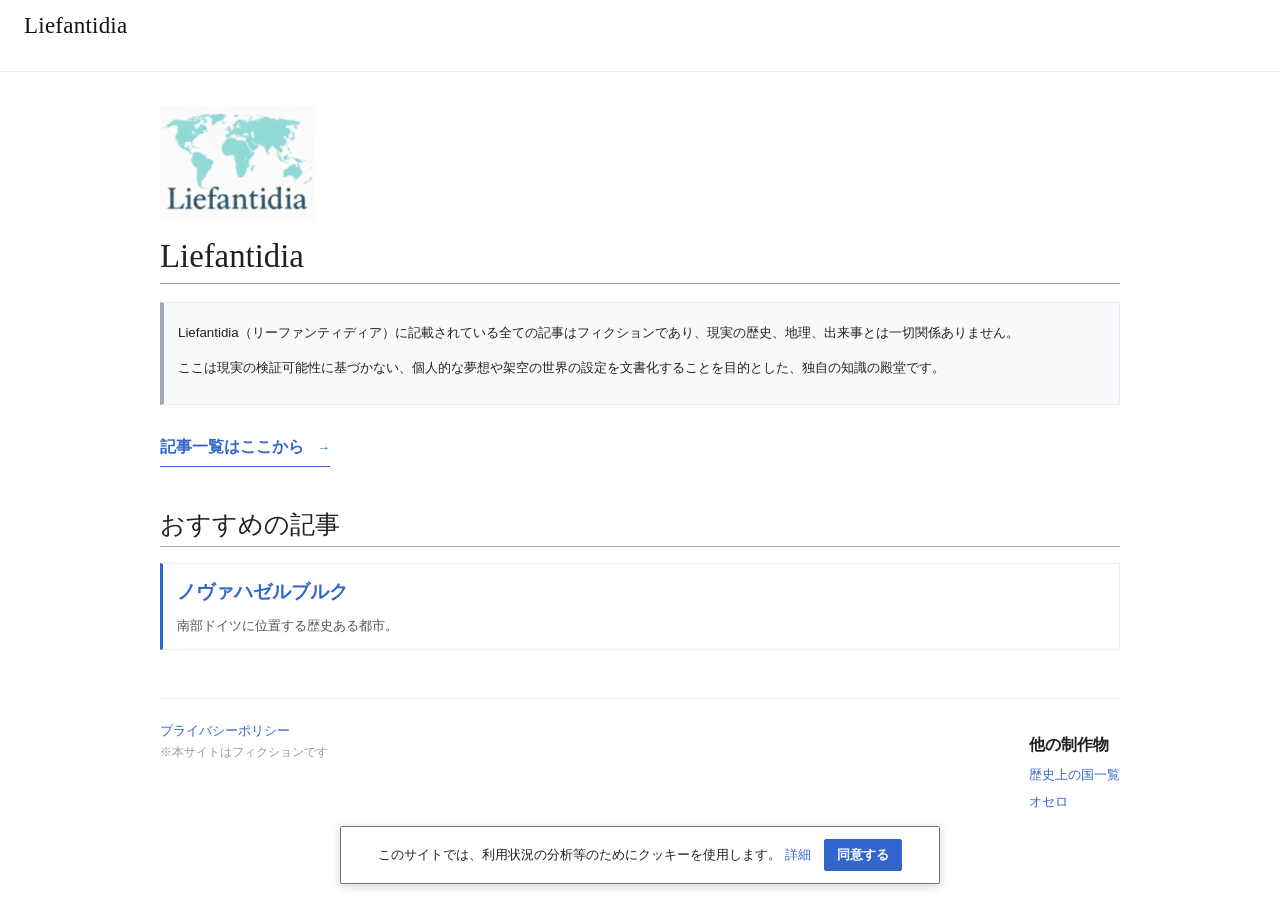
<file: index.html>
<!DOCTYPE html>
<html lang="ja">
<head>
    <meta charset="UTF-8">
    <meta name="viewport" content="width=device-width, initial-scale=1.0">
    
    <title>Liefantidia 架空記事</title>
    
    <meta name="description" content="Liefantidia（リーファンティディア）は、個人的な夢想と架空の世界の設定を文書化するWikiです。">
    
    <style>
        /* 変数定義: 色味を少し深めにして安っぽさを軽減 */
        :root {
            --wiki-bg: #f4f5f7; /* 背景を少しグレー寄りに */
            --wiki-content-bg: #ffffff;
            --wiki-border: #a2a9b1;
            --wiki-link: #0645ad; /* ウィキペディアブルー */
            --wiki-link-hover: #0b0080;
            --heading-border: #eaecf0;
            --shadow: 0 2px 5px rgba(0,0,0,0.08); /* 浮き上がり感を出す影 */
        }

        body {
            font-family: -apple-system, BlinkMacSystemFont, "Helvetica Neue", "Yu Gothic", "YuGothic", Arial, sans-serif;
            line-height: 1.7;
            background-color: var(--wiki-bg);
            color: #222;
            margin: 0;
            padding: 0;
            display: flex; 
            justify-content: center;
        }

        .main-content {
            width: 90%;
            max-width: 800px; /* 読みやすさのため幅を少し絞る */
            margin: 20px auto;
            padding: 40px;
            background-color: var(--wiki-content-bg);
            box-shadow: 0 4px 15px rgba(0,0,0,0.05); /* コンテンツ全体に影 */
            border-radius: 4px; /* 角を少し丸める */
        }

        /* ロゴ周りの調整 */
        #site-logo {
            display: block;
            margin: 0 auto 20px auto; /* 中央寄せ */
            max-width: 180px;
            height: auto;
        }

        h1 {
            font-family: "Times New Roman", "Yu Mincho", serif; /* タイトルは明朝体で権威付け */
            font-size: 2.2em; 
            font-weight: normal;
            border-bottom: 1px solid var(--wiki-border);
            padding-bottom: 10px;
            margin-bottom: 1em;
            text-align: center;
        }

        h2 {
            font-size: 1.5em;
            font-weight: normal;
            border-bottom: 1px solid var(--heading-border);
            padding: 0.5em 0 0.2em 0;
            margin-top: 2.5em;
            margin-bottom: 1em;
            color: #444;
        }

        .intro-explanation {
            margin-bottom: 30px;
            font-size: 0.95em;
            color: #444;
            background-color: #f8f9fa;
            padding: 15px;
            border-left: 4px solid var(--wiki-border); /* 左に線を入れて引用っぽく */
        }

        /* --- 新しい「記事一覧」リンクのスタイル --- */
        .list-link-container {
            margin: 40px 0;
            text-align: center;
        }

        .big-link-button {
            display: block;
            width: 100%;
            padding: 15px 0;
            font-size: 1.2em;
            font-weight: bold;
            color: var(--wiki-link);
            text-decoration: none;
            border-bottom: 3px solid var(--wiki-link); /* ご要望の「線」を太いボーダーで表現 */
            background-color: transparent;
            transition: all 0.3s ease;
            position: relative;
        }

        /* マウスオーバー時の動き */
        .big-link-button:hover {
            background-color: #f0f5fa;
            color: var(--wiki-link-hover);
            border-bottom-color: var(--wiki-link-hover);
            transform: translateY(-2px); /* 少し浮く */
        }

        /* 矢印アイコンをCSSで擬似的に作る */
        .big-link-button::after {
            content: " ▼";
            font-size: 0.8em;
            margin-left: 10px;
        }

        /* --- 記事カードのスタイル --- */
        .article-card {
            display: block;
            text-decoration: none;
            color: inherit;
            border: 1px solid #e0e0e0;
            border-radius: 8px;
            padding: 20px;
            margin-bottom: 20px;
            background-color: #fff;
            transition: box-shadow 0.3s, transform 0.2s;
            border-left: 6px solid var(--wiki-link); /* 左にアクセントカラー */
        }

        .article-card:hover {
            box-shadow: 0 5px 15px rgba(0,0,0,0.1);
            transform: translateX(5px); /* 右に少し動く */
        }

        .article-card h3 {
            margin: 0 0 10px 0;
            color: var(--wiki-link);
            font-size: 1.3em;
        }

        .article-card p {
            margin: 0;
            color: #555;
            font-size: 0.95em;
        }

        /* フッター周り */
        .footer-base {
            margin-top: 60px;
            padding-top: 20px;
            border-top: 1px solid var(--heading-border);
            font-size: 0.85em;
            color: #777;
            display: flex;
            flex-wrap: wrap;
            justify-content: space-between;
            gap: 20px;
        }
        .footer-base a {
            color: var(--wiki-link);
            text-decoration: none;
        }
        .footer-base a:hover {
            text-decoration: underline;
        }

        .footer-links-restored h4 {
            font-size: 1em;
            margin: 0 0 8px 0;
            color: #333;
        }
        .footer-links-restored ul {
            list-style: none;
            padding: 0;
            margin: 0;
        }
        .footer-links-restored li {
            margin-bottom: 5px;
        }

        /* クッキー通知 */
        #genericCookieNotice {
            position: fixed;
            bottom: 20px;
            left: 50%;
            transform: translateX(-50%); /* 中央寄せ */
            width: 90%;
            max-width: 600px;
            background-color: #222;
            color: #fff;
            padding: 15px 25px;
            border-radius: 8px;
            text-align: center;
            font-size: 0.9em;
            z-index: 9999;
            box-shadow: 0 4px 20px rgba(0,0,0,0.3);
            display: none; 
        }
        #genericCookieNotice a {
            color: #8cb4ff;
        }
        #genericCookieNotice button {
            background-color: #fff;
            color: #222;
            border: none;
            padding: 6px 16px;
            cursor: pointer;
            margin-left: 15px;
            border-radius: 4px;
            font-weight: bold;
        }
        
        /* 【重要】検索エンジン用キーワードを非表示にするためのCSSクラス */
        .visually-hidden {
            position: absolute;
            width: 1px;
            height: 1px;
            padding: 0;
            margin: -1px;
            overflow: hidden;
            clip: rect(0, 0, 0, 0);
            white-space: nowrap;
            border: 0;
        }

        /* スマホ向けの調整 */
        @media (max-width: 600px) {
            .main-content {
                width: 100%;
                padding: 20px;
                margin: 0;
                box-shadow: none;
            }
            h1 {
                font-size: 1.8em;
            }
            .footer-base {
                flex-direction: column;
            }
        }
    </style>
    <link rel="stylesheet" href="/wiki-vector.css">
</head>
<body>
    <div class="main-content">
        <img src="/logo.jpg" alt="Liefantidia ロゴ" id="site-logo">

        <h1>Liefantidia</h1>

        <div class="intro-explanation">
            <p>
                Liefantidia（リーファンティディア）に記載されている全ての記事はフィクションであり、現実の歴史、地理、出来事とは一切関係ありません。
            </p>
            <p>
               ここは現実の検証可能性に基づかない、個人的な夢想や架空の世界の設定を文書化することを目的とした、独自の知識の殿堂です。
            </p>
        </div>

        <div class="visually-hidden">
            <h1>架空記事</h1>
            <p>Liefantidiaは、架空史、架空地理、および個人的な創作設定（フィクション）に関する専門のWiki記事を掲載しています。</p>
        </div>
        
        <div class="list-link-container">
            <a href="/list/index.html" class="big-link-button">記事一覧はここから</a>
        </div>

        <h2>おすすめの記事</h2>

        <div class="featured-section">
            <a href="1/index.html" class="article-card">
                <h3>ノヴァハゼルブルク</h3>
                <p>南部ドイツに位置する歴史ある都市。</p>
            </a>
        </div>

        <div class="footer-base">
            <div>
                <p>
                    <a href="/ak/index.html">プライバシーポリシー</a><br>
                    <span style="font-size: 0.9em; color: #999;">※本サイトはフィクションです</span>
                </p>
            </div>

            <div class="footer-links-restored">
                <h4>他の制作物</h4>
                <ul>
                    <li><a href="https://test-teas-projects-8736b808.vercel.app/" target="_blank">歴史上の国一覧</a></li>
                    <li><a href="https://othello-five-sable.vercel.app/" target="_blank">オセロ</a></li>
                </ul>
            </div>
        </div>

    </div>

    <div id="genericCookieNotice">
        このサイトでは、利用状況の分析等のためにクッキーを使用します。
        <a href="/ak/index.html" target="_blank">詳細</a>
        <button onclick="acceptConsent()">同意する</button>
    </div>

    <script>
        const CONSENT_KEY = 'consent-local-storage';

        function showConsentNotice() {
            const notice = document.getElementById('genericCookieNotice');
            if (notice) {
                // クッキー通知を表示
                notice.style.display = 'block'; 
            }
        }

        function acceptConsent() {
            localStorage.setItem(CONSENT_KEY, 'accepted');
            const notice = document.getElementById('genericCookieNotice');
            if (notice) {
                // クッキー通知を非表示
                notice.style.display = 'none';
            }
        }

        document.addEventListener('DOMContentLoaded', () => {
            if (localStorage.getItem(CONSENT_KEY) !== 'accepted') {
                showConsentNotice();
            }
        });
    </script> 

    <script async src="https://www.googletagmanager.com/gtag/js?id=G-VVMTX5L0KL"></script>
    <script>
      window.dataLayer = window.dataLayer || [];
      function gtag(){dataLayer.push(arguments);}
      gtag('js', new Date());

      gtag('config', 'G-VVMTX5L0KL');
    </script>
</body>
</html>
</file>
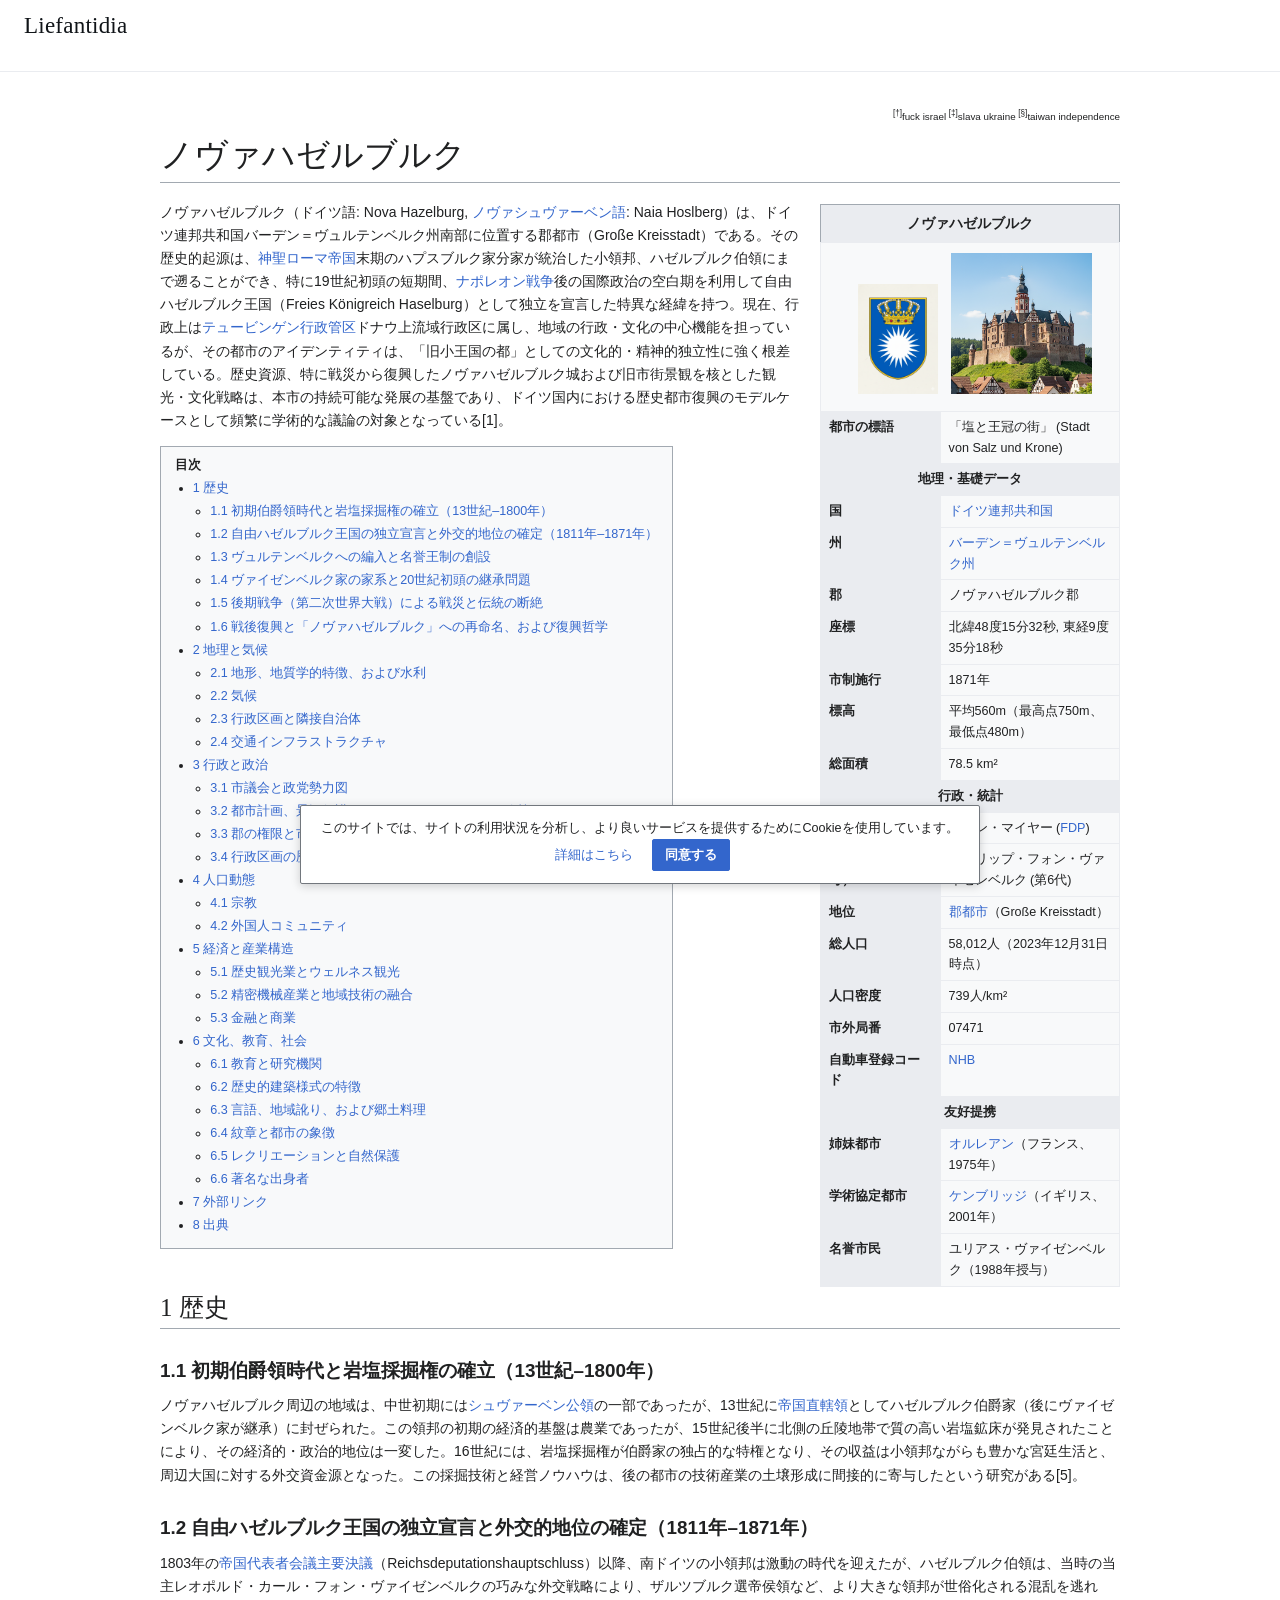
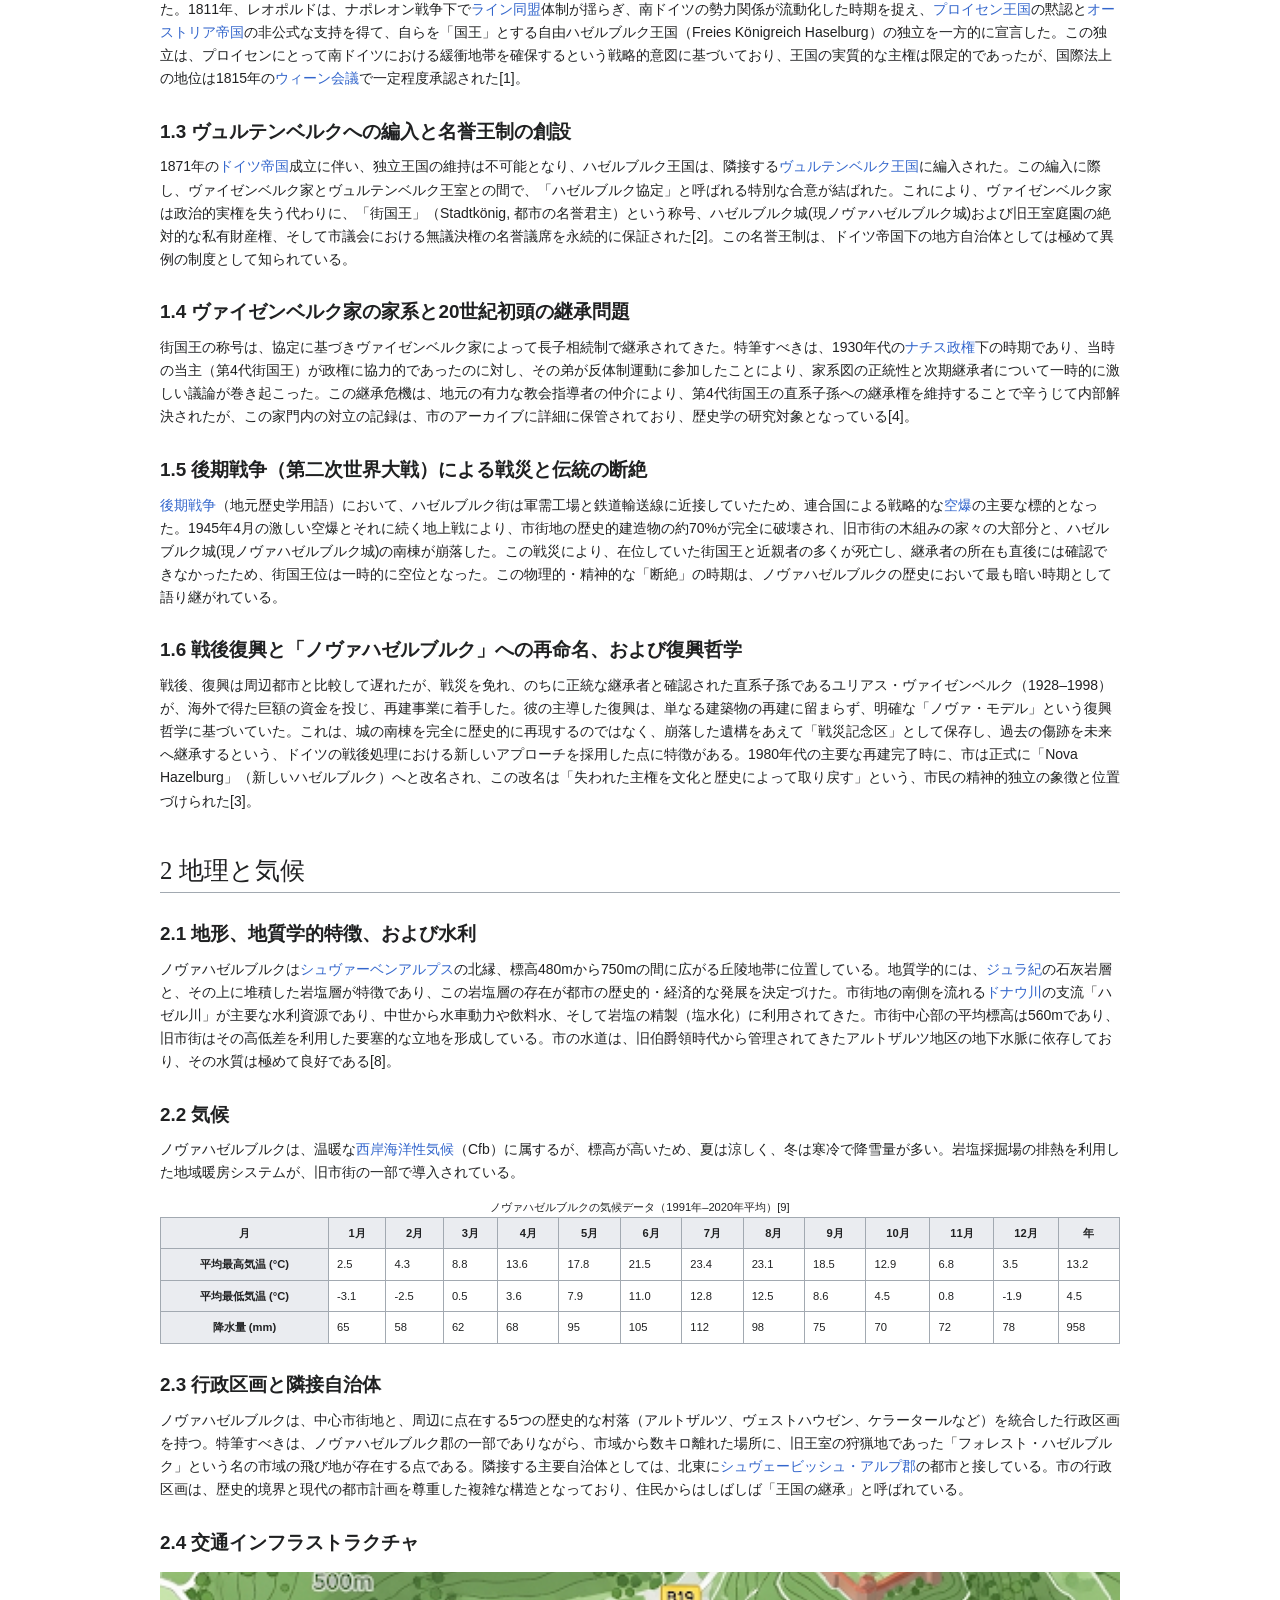
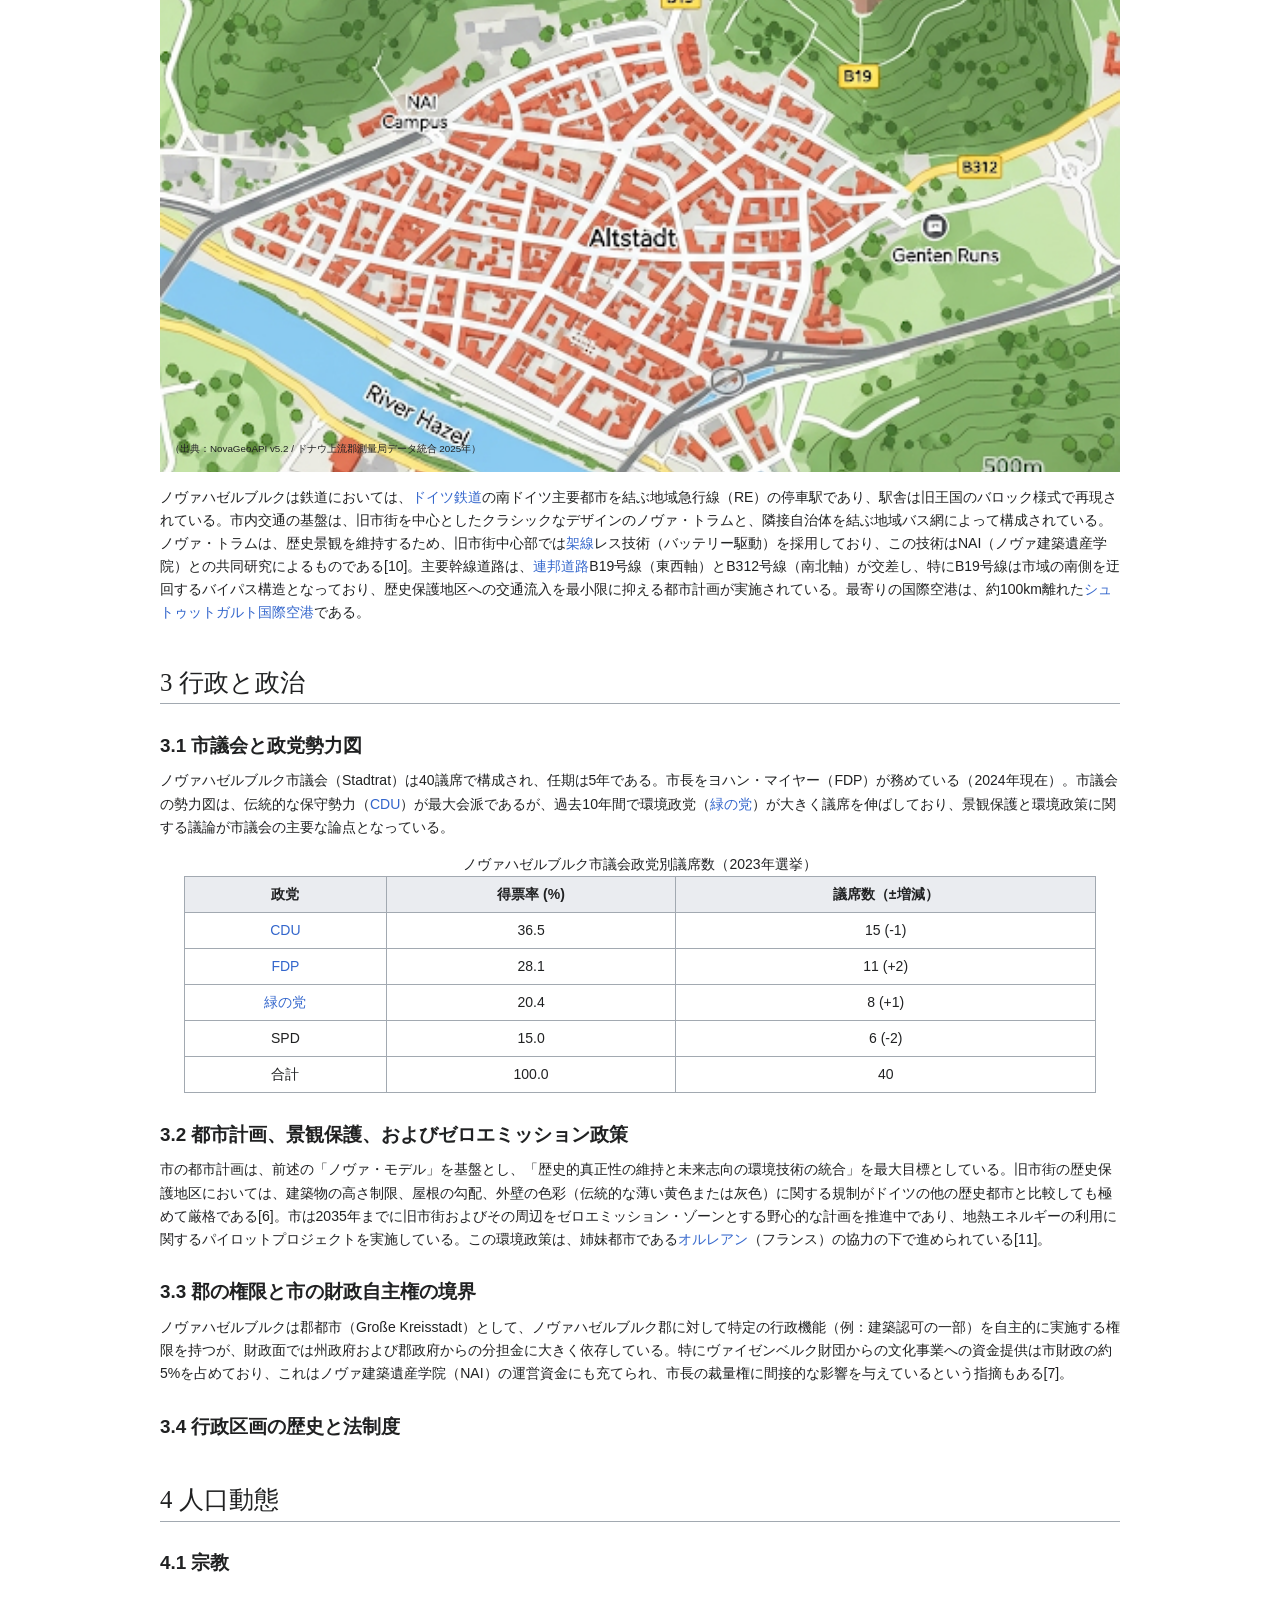
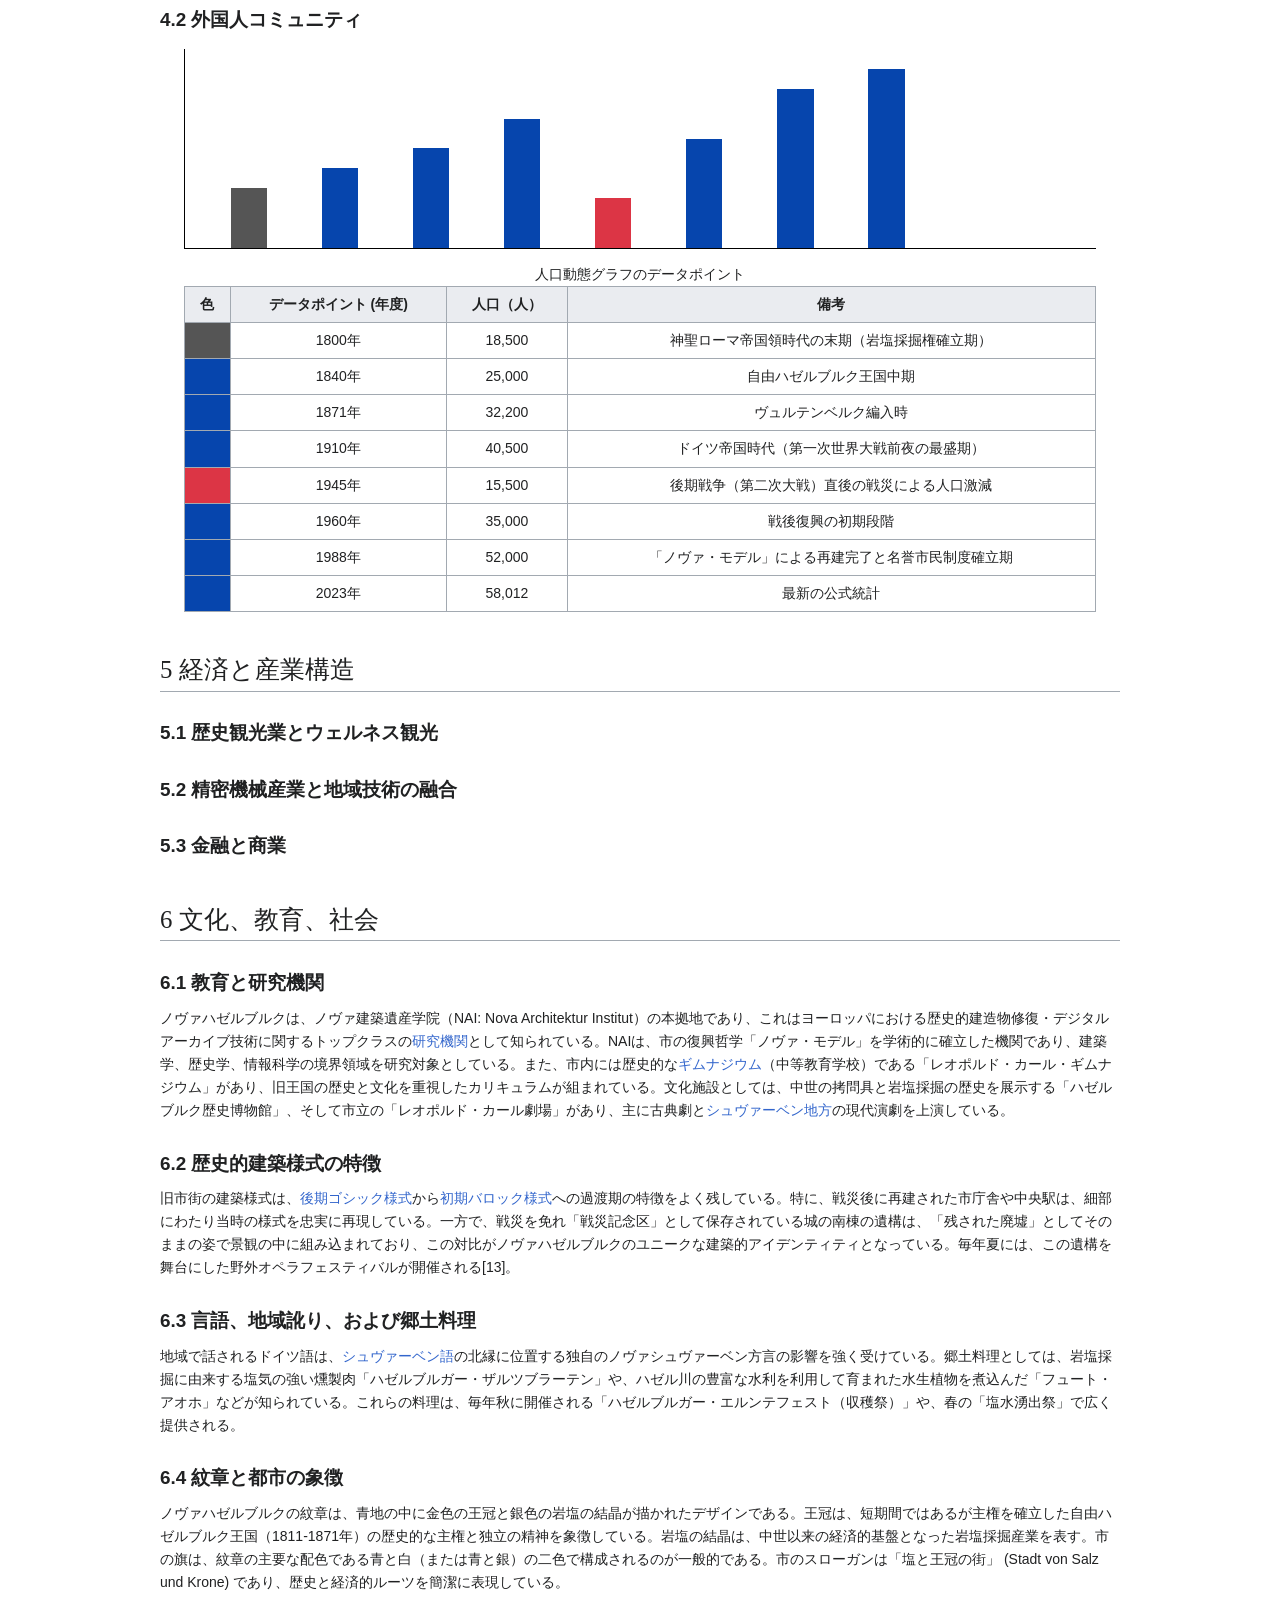
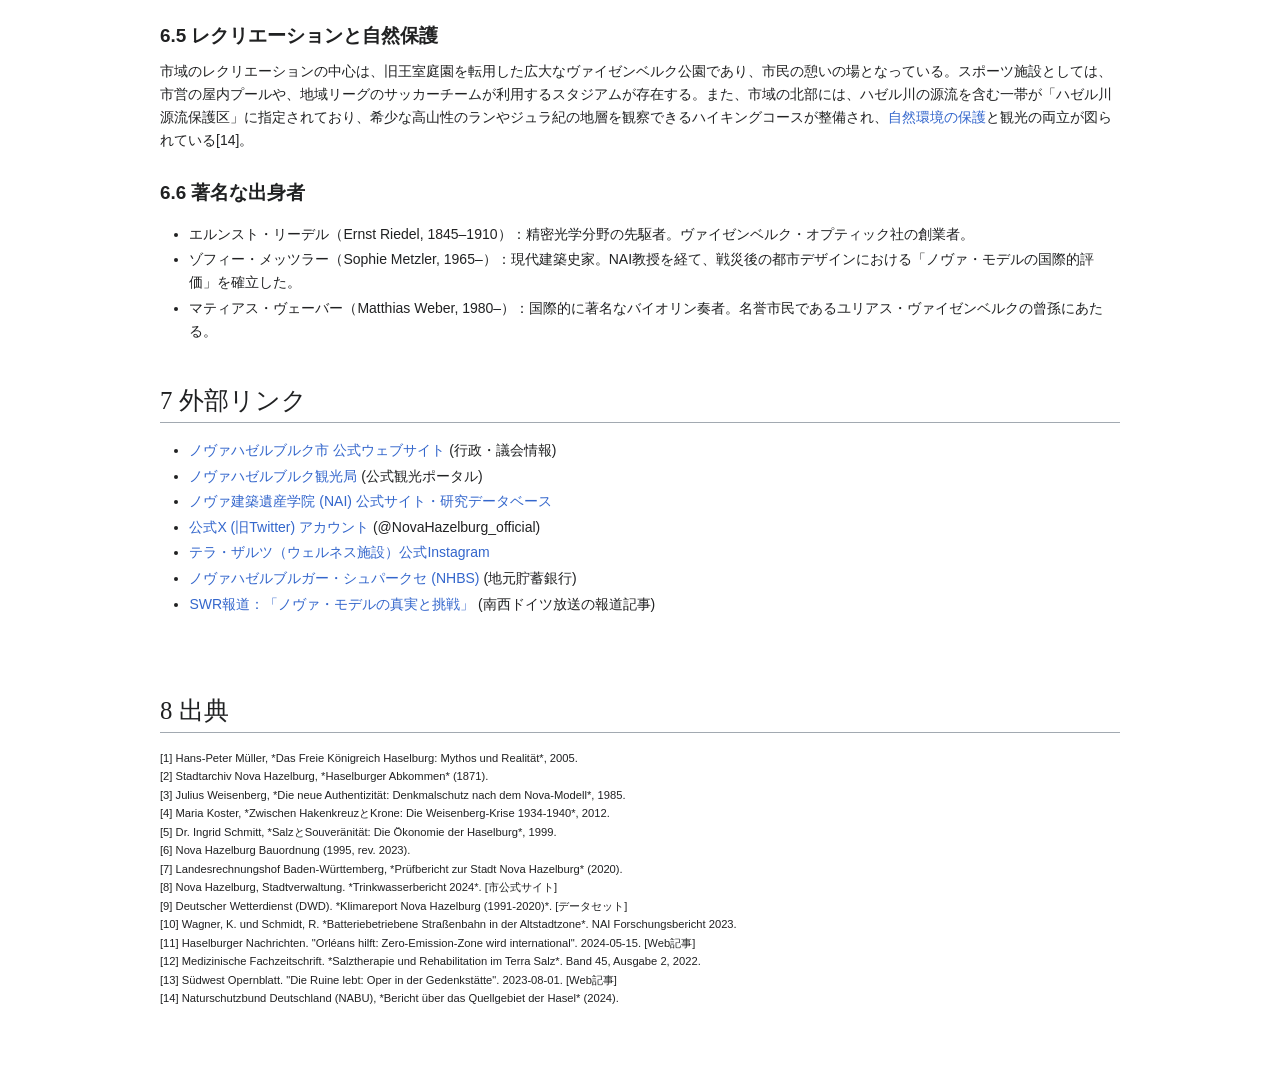
<file: 1/index.html>
<!DOCTYPE html>
<html lang="ja">
<head>
    <meta charset="UTF-8">
    <meta name="viewport" content="width=device-width, initial-scale=1.0"> 
    <title>ノヴァハゼルブルク - Liefantidia</title>
    <style>
        /* Base & Layout */
        :root {
            --wiki-main: #f8f9fa;
            --wiki-border: #a2a9b1;
            --wiki-link: #0645ad;
            --wiki-header-bg: #eaecf0;
            --map-bg: #e6e6e6; 
            --old-town-border: #dc3545;
        }
        body {
            font-family: 'Times New Roman', Times, serif;
            line-height: 1.5;
            background-color: var(--wiki-main);
            color: #000;
            padding: 0;
            margin: 0;
            font-size: 0.9em;
        }
        .container {
            max-width: 1280px;
            display: flex;
            margin: 0 auto;
            padding: 20px;
        }
        .main-content {
            flex-grow: 1;
            background-color: white;
            padding: 10px 30px;
            border: 1px solid var(--wiki-border);
            border-top: none;
            min-height: 100vh;
        }
        /* Headers & Links */
        h1 {
            font-size: 1.8em;
            font-weight: normal;
            border-bottom: 1px solid var(--wiki-border);
            padding-bottom: 5px;
            margin-bottom: 5px;
        }
        h2 {
            font-size: 1.4em;
            border-bottom: 1px solid var(--wiki-border);
            padding-bottom: 2px;
            margin-top: 1.5em;
        }
        h3 {
            font-size: 1.1em;
            margin-top: 1em;
        }
        a {
            color: var(--wiki-link);
            text-decoration: none;
        }
        a:hover {
            text-decoration: underline;
        }

        /* Infobox (右側の表) */
        .infobox {
            width: 300px;
            margin-left: 20px;
            padding: 0;
            border: 1px solid var(--wiki-border);
            background-color: #f9f9f9;
            font-size: 0.9em;
            flex-shrink: 0;
            float: right;
            margin: 0 0 1em 1em;
            clear: right;
            border-collapse: collapse;
        }
        .infobox caption {
            background-color: var(--wiki-header-bg);
            font-size: 1.1em;
            font-weight: bold;
            padding: 5px;
            text-align: center;
        }
        .infobox table {
            width: 100%;
            border-collapse: collapse;
        }
        .infobox th, .infobox td {
            padding: 4px 8px;
            border-top: 1px solid var(--wiki-border);
            text-align: left;
        }
        .infobox th {
            width: 40%;
            background-color: var(--wiki-header-bg);
        }

        /* TOC (目次) */
        #toc {
            border: 1px solid var(--wiki-border);
            background-color: #f9f9f9;
            padding: 10px;
            margin: 1em 0;
            width: fit-content;
        }
        #toc h2 {
            font-size: 1.1em;
            margin: 0;
            border-bottom: none;
        }

        /* 統計表 */
        .wikitable { 
            width: 95%;
            margin: 1em auto;
            border: 1px solid var(--wiki-border);
            border-collapse: collapse;
        }
        .wikitable th {
            background-color: var(--wiki-header-bg);
        }
        .wikitable th, .wikitable td {
            border: 1px solid var(--wiki-border);
            padding: 5px;
            text-align: center;
        }

        /* 気候表の追加スタイル */
        .climate-table {
            width: 100%;
            border: 1px solid var(--wiki-border);
            border-collapse: collapse;
            font-size: 0.8em;
            margin: 1em 0;
        }
        .climate-table thead th {
            background-color: var(--wiki-header-bg);
        }
        /* 地図 */
        .map-api {
            margin: 1em 0;
            height: 500px;
            position: relative;
            overflow: hidden;
            background-color: var(--map-bg);
        }

        /* グラフコンテナのスタイル (青線・赤線バグ修正) */
        .chart-container {
            position: relative; 
            width: 95%;
            height: 200px; 
            margin: 1em auto;
            border-left: 1px solid #000;
            border-bottom: 1px solid #000;
        }

        /* 上に戻るボタンのスタイル (新規追加) */
        #backToTop {
            display: none; 
            position: fixed;
            bottom: 20px;
            right: 30px;
            z-index: 99;
            border: none;
            outline: none;
            background-color: rgba(6, 69, 173, 0.7); 
            color: white;
            cursor: pointer;
            padding: 12px 18px;
            border-radius: 5px;
            font-size: 20px;
            line-height: 1;
            font-family: Arial, sans-serif; 
            box-shadow: 0 2px 5px rgba(0, 0, 0, 0.2);
        }
        #backToTop:hover {
            background-color: var(--wiki-link);
        }


        /* ============== レスポンシブ対応の修正 (モバイル) ============= */
        @media (max-width: 600px) {
            .container {
                padding: 10px;
            }
            .main-content {
                padding: 10px 15px;
            }
            /* Infoboxを画面幅いっぱいに広げ、floatを解除 */
            .infobox {
                width: 100%;
                margin: 0.5em 0;
                float: none;
            }
            /* 気候表のフォントをさらに縮小して横スクロールを避ける */
            .climate-table {
                font-size: 0.7em;
                table-layout: fixed; 
                width: 100%;
            }
            /* TOCは幅いっぱいに */
             #toc {
                width: 95%;
            }
        }
    </style>
    <link rel="stylesheet" href="/wiki-vector.css">
</head>
<body>
    <div class="container">
        <div class="main-content">
            <p style="text-align:right; font-size:0.7em;"><sup>[†]</sup>fuck israel <sup>[‡]</sup>slava ukraine <sup>[§]</sup>taiwan independence</p>
            <h1>ノヴァハゼルブルク</h1>

            <table class="infobox" role="presentation">
                <caption>ノヴァハゼルブルク</caption>
                <tr><td colspan="2" style="text-align:center;"><img src="/1/coat_of_arms.jpg" alt="ノヴァハゼルブルク市紋章" style="width:35%; max-width:80px; height:auto; display:inline-block; margin:5px 10px;">
<img src="/1/castle.jpg" alt="ノヴァハゼルブルク城" style="width:50%; max-width:180px; height:auto; display:inline-block; margin:5px auto;"></td></tr>
                <tr><th>都市の標語</th><td>「塩と王冠の街」 (Stadt von Salz und Krone)</td></tr>
                <tr><th colspan="2" style="text-align:center;">地理・基礎データ</th></tr>
                <tr><th>国</th><td><a href="/main.html?query=ドイツ連邦共和国">ドイツ連邦共和国</a></td></tr>
                <tr><th>州</th><td><a href="/main.html?query=バーデン＝ヴュルテンベルク州">バーデン＝ヴュルテンベルク州</a></td></tr>
                <tr><th>郡</th><td>ノヴァハゼルブルク郡</td></tr>
                <tr><th>座標</th><td><span class="coord">北緯48度15分32秒, 東経9度35分18秒</span></td></tr>
                <tr><th>市制施行</th><td>1871年</td></tr> <tr><th>標高</th><td>平均560m（最高点750m、最低点480m）</td></tr>
                <tr><th>総面積</th><td>78.5 km²</td></tr> <tr><th colspan="2" style="text-align:center;">行政・統計</th></tr>
                <tr><th>市長</th><td>ヨハン・マイヤー (<a href="/main.html?query=自由民主党_(ドイツ)">FDP</a>)</td></tr>
                <tr><th>街国王（名誉称号）</th><td>フィリップ・フォン・ヴァイゼンベルク (第6代)</td></tr>
                <tr><th>地位</th><td><a href="/main.html?query=郡都市">郡都市</a>（Große Kreisstadt）</td></tr>
                <tr><th>総人口</th><td>58,012人（2023年12月31日時点）</td></tr>
                <tr><th>人口密度</th><td>739人/km²</td></tr> <tr><th>市外局番</th><td>07471</td></tr>
                <tr><th>自動車登録コード</th><td><a href="/main.html?query=ドイツの自動車登録コード">NHB</a></td></tr>
                <tr><th colspan="2" style="text-align:center;">友好提携</th></tr>
                <tr><th>姉妹都市</th><td><a href="/main.html?query=オルレアン">オルレアン</a>（フランス、1975年）</td></tr>
                <tr><th>学術協定都市</th><td><a href="/main.html?query=ケンブリッジ">ケンブリッジ</a>（イギリス、2001年）</td></tr>
                <tr><th>名誉市民</th><td>ユリアス・ヴァイゼンベルク（1988年授与）</td></tr>
            </table>

            <p>
                ノヴァハゼルブルク（ドイツ語: Nova Hazelburg, <a href="/main.html?query=シュヴァーベン語">ノヴァシュヴァーベン語</a>: Naia Hoslberg）は、ドイツ連邦共和国バーデン＝ヴュルテンベルク州南部に位置する郡都市（Große Kreisstadt）である。その歴史的起源は、<a href="/main.html?query=神聖ローマ帝国">神聖ローマ帝国</a>末期のハプスブルク家分家が統治した小領邦、ハゼルブルク伯領にまで遡ることができ、特に19世紀初頭の短期間、<a href="/main.html?query=ナポレオン戦争">ナポレオン戦争</a>後の国際政治の空白期を利用して自由ハゼルブルク王国（Freies Königreich Haselburg）として独立を宣言した特異な経緯を持つ。現在、行政上は<a href="/main.html?query=テュービンゲン行政管区">テュービンゲン行政管区</a>ドナウ上流域行政区に属し、地域の行政・文化の中心機能を担っているが、その都市のアイデンティティは、「旧小王国の都」としての文化的・精神的独立性に強く根差している。歴史資源、特に戦災から復興したノヴァハゼルブルク城および旧市街景観を核とした観光・文化戦略は、本市の持続可能な発展の基盤であり、ドイツ国内における歴史都市復興のモデルケースとして頻繁に学術的な議論の対象となっている<span class="reference">[1]</span>。
            </p>
            <div id="toc">
                <h2>目次</h2>
                <ul>
                    <li><a href="#歴史">1 歴史</a>
                        <ul>
                            <li><a href="#初期伯爵領">1.1 初期伯爵領時代と岩塩採掘権の確立（13世紀–1800年）</a></li>
                            <li><a href="#独立宣言">1.2 自由ハゼルブルク王国の独立宣言と外交的地位の確定（1811年–1871年）</a></li>
                            <li><a href="#名誉王制">1.3 ヴュルテンベルクへの編入と名誉王制の創設</a></li>
                            <li><a href="#ヴァイゼンベルク家系">1.4 ヴァイゼンベルク家の家系と20世紀初頭の継承問題</a></li>
                            <li><a href="#戦災と伝統の断絶">1.5 後期戦争（第二次世界大戦）による戦災と伝統の断絶</a></li>
                            <li><a href="#再命名">1.6 戦後復興と「ノヴァハゼルブルク」への再命名、および復興哲学</a></li>
                        </ul>
                    </li>
                    <li><a href="#地理">2 地理と気候</a>
                        <ul>
                            <li><a href="#地形と水利">2.1 地形、地質学的特徴、および水利</a></li>
                            <li><a href="#気候">2.2 気候</a></li>
                            <li><a href="#行政区画">2.3 行政区画と隣接自治体</a></li>
                            <li><a href="#交通">2.4 交通インフラストラクチャ</a></li>
                        </ul>
                    </li>
                    <li><a href="#行政と政治">3 行政と政治</a>
                        <ul>
                            <li><a href="#市議会">3.1 市議会と政党勢力図</a></li>
                            <li><a href="#都市計画">3.2 都市計画、景観保護、およびゼロエミッション政策</a></li>
                            <li><a href="#郡の権限">3.3 郡の権限と市の財政自主権の境界</a></li>
                            <li><a href="#行政区画の歴史と法制度">3.4 行政区画の歴史と法制度</a></li>
                        </ul>
                    </li>
                    <li><a href="#人口動態">4 人口動態</a>
                        <ul>
                            <li><a href="#宗教">4.1 宗教</a></li>
                            <li><a href="#外国人コミュニティ">4.2 外国人コミュニティ</a></li>
                        </ul>
                    </li>
                    <li><a href="#経済">5 経済と産業構造</a>
                        <ul>
                            <li><a href="#観光業">5.1 歴史観光業とウェルネス観光</a></li>
                            <li><a href="#精密機械">5.2 精密機械産業と地域技術の融合</a></li>
                            <li><a href="#金融と商業">5.3 金融と商業</a></li>
                        </ul>
                    </li>
                    <li><a href="#文化">6 文化、教育、社会</a>
                        <ul>
                            <li><a href="#教育と研究">6.1 教育と研究機関</a></li>
                            <li><a href="#建築様式">6.2 歴史的建築様式の特徴</a></li>
                            <li><a href="#郷土料理">6.3 言語、地域訛り、および郷土料理</a></li>
                            <li><a href="#紋章と都市の象徴">6.4 紋章と都市の象徴</a></li>
                            <li><a href="#レクリエーションと自然保護">6.5 レクリエーションと自然保護</a></li>
                            <li><a href="#著名な出身者">6.6 著名な出身者</a></li>
                        </ul>
                    </li>
                    <li><a href="#外部リンク">7 外部リンク</a></li>
                    <li><a href="#出典">8 出典</a></li>
                </ul>
            </div>
            <h2 id="歴史">1 歴史</h2>
            <h3 id="初期伯爵領">1.1 初期伯爵領時代と岩塩採掘権の確立（13世紀–1800年）</h3>
            <p>
                ノヴァハゼルブルク周辺の地域は、中世初期には<a href="/main.html?query=シュヴァーベン公領">シュヴァーベン公領</a>の一部であったが、13世紀に<a href="/main.html?query=帝国直轄領">帝国直轄領</a>としてハゼルブルク伯爵家（後にヴァイゼンベルク家が継承）に封ぜられた。この領邦の初期の経済的基盤は農業であったが、15世紀後半に北側の丘陵地帯で質の高い岩塩鉱床が発見されたことにより、その経済的・政治的地位は一変した。16世紀には、岩塩採掘権が伯爵家の独占的な特権となり、その収益は小領邦ながらも豊かな宮廷生活と、周辺大国に対する外交資金源となった。この採掘技術と経営ノウハウは、後の都市の技術産業の土壌形成に間接的に寄与したという研究がある<span class="reference">[5]</span>。
            </p>
            <h3 id="独立宣言">1.2 自由ハゼルブルク王国の独立宣言と外交的地位の確定（1811年–1871年）</h3>
            <p>
                1803年の<a href="/main.html?query=帝国代表者会議主要決議">帝国代表者会議主要決議</a>（Reichsdeputationshauptschluss）以降、南ドイツの小領邦は激動の時代を迎えたが、ハゼルブルク伯領は、当時の当主レオポルド・カール・フォン・ヴァイゼンベルクの巧みな外交戦略により、ザルツブルク選帝侯領など、より大きな領邦が世俗化される混乱を逃れた。1811年、レオポルドは、ナポレオン戦争下で<a href="/main.html?query=ライン同盟">ライン同盟</a>体制が揺らぎ、南ドイツの勢力関係が流動化した時期を捉え、<a href="/main.html?query=プロイセン王国">プロイセン王国</a>の黙認と<a href="/main.html?query=オーストリア帝国">オーストリア帝国</a>の非公式な支持を得て、自らを「国王」とする自由ハゼルブルク王国（Freies Königreich Haselburg）の独立を一方的に宣言した。この独立は、プロイセンにとって南ドイツにおける緩衝地帯を確保するという戦略的意図に基づいており、王国の実質的な主権は限定的であったが、国際法上の地位は1815年の<a href="/main.html?query=ウィーン会議">ウィーン会議</a>で一定程度承認された<span class="reference">[1]</span>。
            </p>
            <h3 id="名誉王制">1.3 ヴュルテンベルクへの編入と名誉王制の創設</h3>
            <p>
                1871年の<a href="/main.html?query=ドイツ帝国">ドイツ帝国</a>成立に伴い、独立王国の維持は不可能となり、ハゼルブルク王国は、隣接する<a href="/main.html?query=ヴュルテンベルク王国">ヴュルテンベルク王国</a>に編入された。この編入に際し、ヴァイゼンベルク家とヴュルテンベルク王室との間で、「ハゼルブルク協定」と呼ばれる特別な合意が結ばれた。これにより、ヴァイゼンベルク家は政治的実権を失う代わりに、「街国王」（Stadtkönig, 都市の名誉君主）という称号、ハゼルブルク城(現ノヴァハゼルブルク城)および旧王室庭園の絶対的な私有財産権、そして市議会における無議決権の名誉議席を永続的に保証された<span class="reference">[2]</span>。この名誉王制は、ドイツ帝国下の地方自治体としては極めて異例の制度として知られている。
            </p>
            <h3 id="ヴァイゼンベルク家系">1.4 ヴァイゼンベルク家の家系と20世紀初頭の継承問題</h3>
            <p>
                街国王の称号は、協定に基づきヴァイゼンベルク家によって長子相続制で継承されてきた。特筆すべきは、1930年代の<a href="/main.html?query=ナチス・ドイツ">ナチス政権</a>下の時期であり、当時の当主（第4代街国王）が政権に協力的であったのに対し、その弟が反体制運動に参加したことにより、家系図の正統性と次期継承者について一時的に激しい議論が巻き起こった。この継承危機は、地元の有力な教会指導者の仲介により、第4代街国王の直系子孫への継承権を維持することで辛うじて内部解決されたが、この家門内の対立の記録は、市のアーカイブに詳細に保管されており、歴史学の研究対象となっている<span class="reference">[4]</span>。
            </p>
            <h3 id="戦災と伝統の断絶">1.5 後期戦争（第二次世界大戦）による戦災と伝統の断絶</h3>
            <p>
                <a href="/main.html?query=第二次世界大戦">後期戦争</a>（地元歴史学用語）において、ハゼルブルク街は軍需工場と鉄道輸送線に近接していたため、連合国による戦略的な<a href="/main.html?query=空襲">空爆</a>の主要な標的となった。1945年4月の激しい空爆とそれに続く地上戦により、市街地の歴史的建造物の約70%が完全に破壊され、旧市街の木組みの家々の大部分と、ハゼルブルク城(現ノヴァハゼルブルク城)の南棟が崩落した。この戦災により、在位していた街国王と近親者の多くが死亡し、継承者の所在も直後には確認できなかったため、街国王位は一時的に空位となった。この物理的・精神的な「断絶」の時期は、ノヴァハゼルブルクの歴史において最も暗い時期として語り継がれている。
            </p>
            <h3 id="再命名">1.6 戦後復興と「ノヴァハゼルブルク」への再命名、および復興哲学</h3>
            <p>
                戦後、復興は周辺都市と比較して遅れたが、戦災を免れ、のちに正統な継承者と確認された直系子孫であるユリアス・ヴァイゼンベルク（1928–1998）が、海外で得た巨額の資金を投じ、再建事業に着手した。彼の主導した復興は、単なる建築物の再建に留まらず、明確な「ノヴァ・モデル」という復興哲学に基づいていた。これは、城の南棟を完全に歴史的に再現するのではなく、崩落した遺構をあえて「戦災記念区」として保存し、過去の傷跡を未来へ継承するという、ドイツの戦後処理における新しいアプローチを採用した点に特徴がある。1980年代の主要な再建完了時に、市は正式に「Nova Hazelburg」（新しいハゼルブルク）へと改名され、この改名は「失われた主権を文化と歴史によって取り戻す」という、市民の精神的独立の象徴と位置づけられた<span class="reference">[3]</span>。
            </p>
<h2 id="地理">2 地理と気候</h2>
            <h3 id="地形と水利">2.1 地形、地質学的特徴、および水利</h3>
            <p>
                ノヴァハゼルブルクは<a href="/main.html?query=シュヴァーベンアルプス">シュヴァーベンアルプス</a>の北縁、標高480mから750mの間に広がる丘陵地帯に位置している。地質学的には、<a href="/main.html?query=ジュラ紀">ジュラ紀</a>の石灰岩層と、その上に堆積した岩塩層が特徴であり、この岩塩層の存在が都市の歴史的・経済的な発展を決定づけた。市街地の南側を流れる<a href="/main.html?query=ドナウ川">ドナウ川</a>の支流「ハゼル川」が主要な水利資源であり、中世から水車動力や飲料水、そして岩塩の精製（塩水化）に利用されてきた。市街中心部の平均標高は560mであり、旧市街はその高低差を利用した要塞的な立地を形成している。市の水道は、旧伯爵領時代から管理されてきたアルトザルツ地区の地下水脈に依存しており、その水質は極めて良好である<span class="reference">[8]</span>。
            </p>
            <h3 id="気候">2.2 気候</h3>
            <p>
                ノヴァハゼルブルクは、温暖な<a href="/main.html?query=西岸海洋性気候">西岸海洋性気候</a>（Cfb）に属するが、標高が高いため、夏は涼しく、冬は寒冷で降雪量が多い。岩塩採掘場の排熱を利用した地域暖房システムが、旧市街の一部で導入されている。
            </p>
            <table class="climate-table">
                <caption>ノヴァハゼルブルクの気候データ（1991年–2020年平均）<span class="reference">[9]</span></caption>
                <thead>
                    <tr>
                        <th>月</th><th>1月</th><th>2月</th><th>3月</th><th>4月</th><th>5月</th><th>6月</th><th>7月</th><th>8月</th><th>9月</th><th>10月</th><th>11月</th><th>12月</th><th>年</th>
                    </tr>
                </thead>
                <tbody>
                    <tr>
                        <th>平均最高気温 (°C)</th><td>2.5</td><td>4.3</td><td>8.8</td><td>13.6</td><td>17.8</td><td>21.5</td><td>23.4</td><td>23.1</td><td>18.5</td><td>12.9</td><td>6.8</td><td>3.5</td><td>13.2</td>
                    </tr>
                    <tr>
                        <th>平均最低気温 (°C)</th><td>-3.1</td><td>-2.5</td><td>0.5</td><td>3.6</td><td>7.9</td><td>11.0</td><td>12.8</td><td>12.5</td><td>8.6</td><td>4.5</td><td>0.8</td><td>-1.9</td><td>4.5</td>
                    </tr>
                    <tr>
                        <th>降水量 (mm)</th><td>65</td><td>58</td><td>62</td><td>68</td><td>95</td><td>105</td><td>112</td><td>98</td><td>75</td><td>70</td><td>72</td><td>78</td><td>958</td>
                    </tr>
                </tbody>
            </table>

            <h3 id="行政区画">2.3 行政区画と隣接自治体</h3>
            <p>
                ノヴァハゼルブルクは、中心市街地と、周辺に点在する5つの歴史的な村落（アルトザルツ、ヴェストハウゼン、ケラータールなど）を統合した行政区画を持つ。特筆すべきは、ノヴァハゼルブルク郡の一部でありながら、市域から数キロ離れた場所に、旧王室の狩猟地であった「フォレスト・ハゼルブルク」という名の市域の飛び地が存在する点である。隣接する主要自治体としては、北東に<a href="/main.html?query=シュヴェービッシュ・アルプ郡">シュヴェービッシュ・アルプ郡</a>の都市と接している。市の行政区画は、歴史的境界と現代の都市計画を尊重した複雑な構造となっており、住民からはしばしば「王国の継承」と呼ばれている。
            </p>

            <h3 id="交通">2.4 交通インフラストラクチャ</h3>
            <div class="map-api">
                <img src="/1/1763432147315.jpg" alt="ノヴァハゼルブルクの都市インフラ地図。鉄道と主要道路の配置を示す。" style="width: 100%; height: 100%; object-fit: cover;">
                <div class="map-controls">
                    <button>N 48°</button><button>E 9°</button>
                    <button>ズーム +</button><button>ズーム -</button>
                </div>
                <p style="position:absolute; bottom:5px; left:10px; font-size:0.7em; z-index: 1;">（出典：NovaGeoAPI v5.2 / ドナウ上流郡測量局データ統合 2025年）</p>
            </div>
            <p>
                ノヴァハゼルブルクは鉄道においては、<a href="/main.html?query=ドイツ鉄道">ドイツ鉄道</a>の南ドイツ主要都市を結ぶ地域急行線（RE）の停車駅であり、駅舎は旧王国のバロック様式で再現されている。市内交通の基盤は、旧市街を中心としたクラシックなデザインのノヴァ・トラムと、隣接自治体を結ぶ地域バス網によって構成されている。ノヴァ・トラムは、歴史景観を維持するため、旧市街中心部では<a href="/main.html?query=架線">架線</a>レス技術（バッテリー駆動）を採用しており、この技術はNAI（ノヴァ建築遺産学院）との共同研究によるものである<span class="reference">[10]</span>。主要幹線道路は、<a href="/main.html?query=連邦道路">連邦道路</a>B19号線（東西軸）とB312号線（南北軸）が交差し、特にB19号線は市域の南側を迂回するバイパス構造となっており、歴史保護地区への交通流入を最小限に抑える都市計画が実施されている。最寄りの国際空港は、約100km離れた<a href="/main.html?query=シュトゥットガルト国際空港">シュトゥットガルト国際空港</a>である。
            </p>

            <h2 id="行政と政治">3 行政と政治</h2>
            <h3 id="市議会">3.1 市議会と政党勢力図</h3>
            <p>
                ノヴァハゼルブルク市議会（Stadtrat）は40議席で構成され、任期は5年である。市長をヨハン・マイヤー（FDP）が務めている（2024年現在）。市議会の勢力図は、伝統的な保守勢力（<a href="/main.html?query=キリスト教民主同盟_(ドイツ)">CDU</a>）が最大会派であるが、過去10年間で環境政党（<a href="/main.html?query=同盟90/緑の党">緑の党</a>）が大きく議席を伸ばしており、景観保護と環境政策に関する議論が市議会の主要な論点となっている。
            </p>
            <table class="wikitable">
                <caption>ノヴァハゼルブルク市議会政党別議席数（2023年選挙）</caption>
                <thead>
                    <tr><th>政党</th><th>得票率 (%)</th><th>議席数（±増減）</th></tr>
                </thead>
                <tbody>
                    <tr><td><a href="/main.html?query=キリスト教民主同盟_(ドイツ)">CDU</a></td><td>36.5</td><td>15 (-1)</td></tr>
                    <tr><td><a href="/main.html?query=自由民主党_(ドイツ)">FDP</a></td><td>28.1</td><td>11 (+2)</td></tr>
                    <tr><td><a href="/main.html?query=同盟90/緑の党">緑の党</a></td><td>20.4</td><td>8 (+1)</td></tr>
                    <tr><td>SPD</td><td>15.0</td><td>6 (-2)</td></tr>
                    <tr><td>合計</td><td>100.0</td><td>40</td></tr>
                </tbody>
            </table>

            <h3 id="都市計画">3.2 都市計画、景観保護、およびゼロエミッション政策</h3>
            <p>
                市の都市計画は、前述の「ノヴァ・モデル」を基盤とし、「歴史的真正性の維持と未来志向の環境技術の統合」を最大目標としている。旧市街の歴史保護地区においては、建築物の高さ制限、屋根の勾配、外壁の色彩（伝統的な薄い黄色または灰色）に関する規制がドイツの他の歴史都市と比較しても極めて厳格である<span class="reference">[6]</span>。市は2035年までに旧市街およびその周辺をゼロエミッション・ゾーンとする野心的な計画を推進中であり、地熱エネルギーの利用に関するパイロットプロジェクトを実施している。この環境政策は、姉妹都市である<a href="/main.html?query=オルレアン">オルレアン</a>（フランス）の協力の下で進められている<span class="reference">[11]</span>。
            </p>
            <h3 id="郡の権限">3.3 郡の権限と市の財政自主権の境界</h3>
            <p>
                ノヴァハゼルブルクは郡都市（Große Kreisstadt）として、ノヴァハゼルブルク郡に対して特定の行政機能（例：建築認可の一部）を自主的に実施する権限を持つが、財政面では州政府および郡政府からの分担金に大きく依存している。特にヴァイゼンベルク財団からの文化事業への資金提供は市財政の約5%を占めており、これはノヴァ建築遺産学院（NAI）の運営資金にも充てられ、市長の裁量権に間接的な影響を与えているという指摘もある<span class="reference">[7]</span>。
            </p>
            <h3 id="行政区画の歴史と法制度">3.4 行政区画の歴史と法制度</h3>
<h2 id="人口動態">4 人口動態</h2>
<h3 id="宗教">4.1 宗教</h3>
<h3 id="外国人コミュニティ">4.2 外国人コミュニティ</h3>

<div class="chart-container">
    <div class="chart-bar" id="bar-1800" title="1800年: 18,500人 (帝国領)" style="position: absolute; bottom: 0; background-color: #555; width: 4%; left: 5%; height: 30%;"></div>
    <div class="chart-bar" id="bar-1840" title="1840年: 25,000人 (王国)" style="position: absolute; bottom: 0; background-color: var(--wiki-link); width: 4%; left: 15%; height: 40%;"></div>
    <div class="chart-bar" id="bar-1871" title="1871年: 32,200人 (帝国編入時)" style="position: absolute; bottom: 0; background-color: var(--wiki-link); width: 4%; left: 25%; height: 50%;"></div>
    <div class="chart-bar" id="bar-1910" title="1910年: 40,500人 (帝国最盛期)" style="position: absolute; bottom: 0; background-color: var(--wiki-link); width: 4%; left: 35%; height: 65%;"></div>
    <div class="chart-bar" id="bar-1945" title="1945年: 15,500人 (戦災)" style="position: absolute; bottom: 0; background-color: var(--old-town-border); width: 4%; left: 45%; height: 25%;"></div>
    <div class="chart-bar" id="bar-1960" title="1960年: 35,000人 (復興初期)" style="position: absolute; bottom: 0; background-color: var(--wiki-link); width: 4%; left: 55%; height: 55%;"></div>
    <div class="chart-bar" id="bar-1988" title="1988年: 52,000人 (ノヴァ・モデル確立期)" style="position: absolute; bottom: 0; background-color: var(--wiki-link); width: 4%; left: 65%; height: 80%;"></div>
    <div class="chart-bar" id="bar-2023" title="2023年: 58,012人 (最新)" style="position: absolute; bottom: 0; background-color: var(--wiki-link); width: 4%; left: 75%; height: 90%;"></div>
</div>

<table class="wikitable" style="width: 95%; margin: 5px auto 1em;">
    <caption>人口動態グラフのデータポイント</caption>
    <thead>
        <tr>
            <th>色</th>
            <th>データポイント (年度)</th>
            <th>人口（人）</th>
            <th>備考</th>
        </tr>
    </thead>
    <tbody>
        <tr>
            <td style="background-color: #555; width: 5%;"></td>
            <td>1800年</td>
            <td>18,500</td>
            <td>神聖ローマ帝国領時代の末期（岩塩採掘権確立期）</td>
        </tr>
        <tr>
            <td style="background-color: var(--wiki-link);"></td>
            <td>1840年</td>
            <td>25,000</td>
            <td>自由ハゼルブルク王国中期</td>
        </tr>
        <tr>
            <td style="background-color: var(--wiki-link);"></td>
            <td>1871年</td>
            <td>32,200</td>
            <td>ヴュルテンベルク編入時</td>
        </tr>
        <tr>
            <td style="background-color: var(--wiki-link);"></td>
            <td>1910年</td>
            <td>40,500</td>
            <td>ドイツ帝国時代（第一次世界大戦前夜の最盛期）</td>
        </tr>
        <tr>
            <td style="background-color: var(--old-town-border);"></td>
            <td>1945年</td>
            <td>15,500</td>
            <td>後期戦争（第二次大戦）直後の戦災による人口激減</td>
        </tr>
        <tr>
            <td style="background-color: var(--wiki-link);"></td>
            <td>1960年</td>
            <td>35,000</td>
            <td>戦後復興の初期段階</td>
        </tr>
        <tr>
            <td style="background-color: var(--wiki-link);"></td>
            <td>1988年</td>
            <td>52,000</td>
            <td>「ノヴァ・モデル」による再建完了と名誉市民制度確立期</td>
        </tr>
        <tr>
            <td style="background-color: var(--wiki-link);"></td>
            <td>2023年</td>
            <td>58,012</td>
            <td>最新の公式統計</td>
        </tr>
    </tbody>
</table>
<h2 id="経済">5 経済と産業構造</h2>
<h3 id="観光業">5.1 歴史観光業とウェルネス観光</h3>
<h3 id="精密機械">5.2 精密機械産業と地域技術の融合</h3>
<h3 id="金融と商業">5.3 金融と商業</h3>

<h2 id="文化">6 文化、教育、社会</h2>
            <h3 id="教育と研究">6.1 教育と研究機関</h3>
            <p>
                ノヴァハゼルブルクは、ノヴァ建築遺産学院（NAI: Nova Architektur Institut）の本拠地であり、これはヨーロッパにおける歴史的建造物修復・デジタルアーカイブ技術に関するトップクラスの<a href="/main.html?query=研究機関">研究機関</a>として知られている。NAIは、市の復興哲学「ノヴァ・モデル」を学術的に確立した機関であり、建築学、歴史学、情報科学の境界領域を研究対象としている。また、市内には歴史的な<a href="/main.html?query=ギムナジウム">ギムナジウム</a>（中等教育学校）である「レオポルド・カール・ギムナジウム」があり、旧王国の歴史と文化を重視したカリキュラムが組まれている。文化施設としては、中世の拷問具と岩塩採掘の歴史を展示する「ハゼルブルク歴史博物館」、そして市立の「レオポルド・カール劇場」があり、主に古典劇と<a href="/main.html?query=シュヴァーベン地方">シュヴァーベン地方</a>の現代演劇を上演している。
            </p>
            <h3 id="建築様式">6.2 歴史的建築様式の特徴</h3>
            <p>
                旧市街の建築様式は、<a href="/main.html?query=後期ゴシック様式">後期ゴシック様式</a>から<a href="/main.html?query=初期バロック様式">初期バロック様式</a>への過渡期の特徴をよく残している。特に、戦災後に再建された市庁舎や中央駅は、細部にわたり当時の様式を忠実に再現している。一方で、戦災を免れ「戦災記念区」として保存されている城の南棟の遺構は、「残された廃墟」としてそのままの姿で景観の中に組み込まれており、この対比がノヴァハゼルブルクのユニークな建築的アイデンティティとなっている。毎年夏には、この遺構を舞台にした野外オペラフェスティバルが開催される<span class="reference">[13]</span>。
            </p>
            <h3 id="郷土料理">6.3 言語、地域訛り、および郷土料理</h3>
            <p>
                地域で話されるドイツ語は、<a href="/main.html?query=シュヴァーベン語">シュヴァーベン語</a>の北縁に位置する独自のノヴァシュヴァーベン方言の影響を強く受けている。郷土料理としては、岩塩採掘に由来する塩気の強い燻製肉「ハゼルブルガー・ザルツブラーテン」や、ハゼル川の豊富な水利を利用して育まれた水生植物を煮込んだ「フュート・アオホ」などが知られている。これらの料理は、毎年秋に開催される「ハゼルブルガー・エルンテフェスト（収穫祭）」や、春の「塩水湧出祭」で広く提供される。
            </p>
            <h3 id="紋章と都市の象徴">6.4 紋章と都市の象徴</h3>
            <p>
                ノヴァハゼルブルクの紋章は、青地の中に金色の王冠と銀色の岩塩の結晶が描かれたデザインである。王冠は、短期間ではあるが主権を確立した自由ハゼルブルク王国（1811-1871年）の歴史的な主権と独立の精神を象徴している。岩塩の結晶は、中世以来の経済的基盤となった岩塩採掘産業を表す。市の旗は、紋章の主要な配色である青と白（または青と銀）の二色で構成されるのが一般的である。市のスローガンは「塩と王冠の街」 (Stadt von Salz und Krone) であり、歴史と経済的ルーツを簡潔に表現している。
            </p>
            <h3 id="レクリエーションと自然保護">6.5 レクリエーションと自然保護</h3>
            <p>
                市域のレクリエーションの中心は、旧王室庭園を転用した広大なヴァイゼンベルク公園であり、市民の憩いの場となっている。スポーツ施設としては、市営の屋内プールや、地域リーグのサッカーチームが利用するスタジアムが存在する。また、市域の北部には、ハゼル川の源流を含む一帯が「ハゼル川源流保護区」に指定されており、希少な高山性のランやジュラ紀の地層を観察できるハイキングコースが整備され、<a href="/main.html?query=自然環境の保護">自然環境の保護</a>と観光の両立が図られている<span class="reference">[14]</span>。
            </p>
            <h3 id="著名な出身者">6.6 著名な出身者</h3>
            <ul>
                <li>エルンスト・リーデル（Ernst Riedel, 1845–1910）：精密光学分野の先駆者。ヴァイゼンベルク・オプティック社の創業者。</li>
                <li>ゾフィー・メッツラー（Sophie Metzler, 1965–）：現代建築史家。NAI教授を経て、戦災後の都市デザインにおける「ノヴァ・モデルの国際的評価」を確立した。</li>
                <li>マティアス・ヴェーバー（Matthias Weber, 1980–）：国際的に著名なバイオリン奏者。名誉市民であるユリアス・ヴァイゼンベルクの曾孫にあたる。</li>
            </ul>

            <h2 id="外部リンク">7 外部リンク</h2>
            <ul>
                <li><a href="https://www.novahazelburg.de/" target="_blank">ノヴァハゼルブルク市 公式ウェブサイト</a> (行政・議会情報)</li>
                <li><a href="https://www.tourismus-nhb.de/" target="_blank">ノヴァハゼルブルク観光局</a> (公式観光ポータル)</li>
                <li><a href="https://www.novainstitut.eu/naidb" target="_blank">ノヴァ建築遺産学院 (NAI) 公式サイト・研究データベース</a></li>
                <li><a href="https://x.com/NovaHazelburg_official" target="_blank">公式X (旧Twitter) アカウント</a> (@NovaHazelburg_official)</li>
                <li><a href="https://www.instagram.com/terrasalz_nhb/" target="_blank">テラ・ザルツ（ウェルネス施設）公式Instagram</a></li>
                <li><a href="https://www.haselburger-spar.de/" target="_blank">ノヴァハゼルブルガー・シュパークセ (NHBS)</a> (地元貯蓄銀行)</li>
                <li><a href="https://www.swr.de/swr-aktuell/nova-hazelburg-restoration" target="_blank">SWR報道：「ノヴァ・モデルの真実と挑戦」</a> (南西ドイツ放送の報道記事)</li>
            </ul>

　　　　　　　　<h2 id="出典">8 出典</h2>
            <p style="font-size: 0.8em;">
                [1] Hans-Peter Müller, *Das Freie Königreich Haselburg: Mythos und Realität*, 2005.<br>
                [2] Stadtarchiv Nova Hazelburg, *Haselburger Abkommen* (1871).<br>
                [3] Julius Weisenberg, *Die neue Authentizität: Denkmalschutz nach dem Nova-Modell*, 1985.<br>
                [4] Maria Koster, *Zwischen HakenkreuzとKrone: Die Weisenberg-Krise 1934-1940*, 2012.<br>
                [5] Dr. Ingrid Schmitt, *SalzとSouveränität: Die Ökonomie der Haselburg*, 1999.<br>
                [6] Nova Hazelburg Bauordnung (1995, rev. 2023).<br>
                [7] Landesrechnungshof Baden-Württemberg, *Prüfbericht zur Stadt Nova Hazelburg* (2020).<br>
                [8] Nova Hazelburg, Stadtverwaltung. *Trinkwasserbericht 2024*. [市公式サイト]<br>
                [9] Deutscher Wetterdienst (DWD). *Klimareport Nova Hazelburg (1991-2020)*. [データセット]<br>
                [10] Wagner, K. und Schmidt, R. *Batteriebetriebene Straßenbahn in der Altstadtzone*. NAI Forschungsbericht 2023.<br>
                [11] Haselburger Nachrichten. "Orléans hilft: Zero-Emission-Zone wird international". 2024-05-15. [Web記事]<br>
                [12] Medizinische Fachzeitschrift. *Salztherapie und Rehabilitation im Terra Salz*. Band 45, Ausgabe 2, 2022.<br>
                [13] Südwest Opernblatt. "Die Ruine lebt: Oper in der Gedenkstätte". 2023-08-01. [Web記事]<br>
                [14] Naturschutzbund Deutschland (NABU), *Bericht über das Quellgebiet der Hasel* (2024).
            </p>
        </div>
    </div>

    <button onclick="topFunction()" id="backToTop" title="トップに戻る">↑</button>

    <script>
        // 上に戻るボタンの表示・非表示を制御するJS
        let mybutton = document.getElementById("backToTop");

        // ページをスクロールするたびにこの関数が実行される
        window.onscroll = function() {scrollFunction()};

        function scrollFunction() {
            // スクロール量が200pxを超えたらボタンを表示する
            if (document.body.scrollTop > 200 || document.documentElement.scrollTop > 200) {
                mybutton.style.display = "block";
            } else {
                mybutton.style.display = "none";
            }
        }

        // クリック時にページの最上部へスムーズにスクロールする
        function topFunction() {
            window.scrollTo({
                top: 0,
                behavior: 'smooth'
            });
        }
    </script> 

    <style>
    /* クッキー通知用のスタイル - 汎用性のためHTML内に記述 */
    #genericCookieNotice {
        position: fixed;
        bottom: 0;
        left: 0;
        width: 100%;
        background-color: rgba(34, 34, 34, 0.95); /* 濃いグレー */
        color: #fff;
        padding: 15px 20px;
        text-align: center;
        font-size: 0.9em;
        z-index: 9999;
        box-shadow: 0 -2px 10px rgba(0, 0, 0, 0.2);
        display: none; /* 初期状態ではJavaScriptで表示を制御 */
    }
    #genericCookieNotice a {
        color: #add8e6;
        text-decoration: underline;
        margin: 0 5px;
    }
    #genericCookieNotice button {
        background-color: #0645ad;
        color: #fff;
        border: none;
        padding: 8px 20px;
        cursor: pointer;
        margin-left: 20px;
        border-radius: 4px;
        font-weight: bold;
        transition: background-color 0.3s;
    }
    #genericCookieNotice button:hover {
        background-color: #043685;
    }
    </style>

    <div id="genericCookieNotice">
        このサイトでは、サイトの利用状況を分析し、より良いサービスを提供するためにCookieを使用しています。
        <a href="/ak/index.html" target="_blank">詳細はこちら</a>
        <button onclick="acceptConsent()">同意する</button> 
    </div>

    <script>
    // JavaScriptロジック: ローカルストレージの読み書きとバナーの表示/非表示を制御
    const CONSENT_KEY = 'consent-local-storage'; // ローカルストレージのキー

    function showConsentNotice() {
        const notice = document.getElementById('genericCookieNotice');
        if (notice) {
            notice.style.display = 'block';
        }
    }

    // 修正: Cookieではなくローカルストレージに同意状態を保存
    function acceptConsent() {
        // ローカルストレージに同意状態を保存 (期限なし)
        localStorage.setItem(CONSENT_KEY, 'accepted'); 

        const notice = document.getElementById('genericCookieNotice');
        if (notice) {
            notice.style.display = 'none';
        }
    }

    document.addEventListener('DOMContentLoaded', () => {
        // 修正: ローカルストレージから同意記録をチェック
        if (localStorage.getItem(CONSENT_KEY) !== 'accepted') {
            showConsentNotice();
        }
    });
    </script>
</body>
</html>
</file>
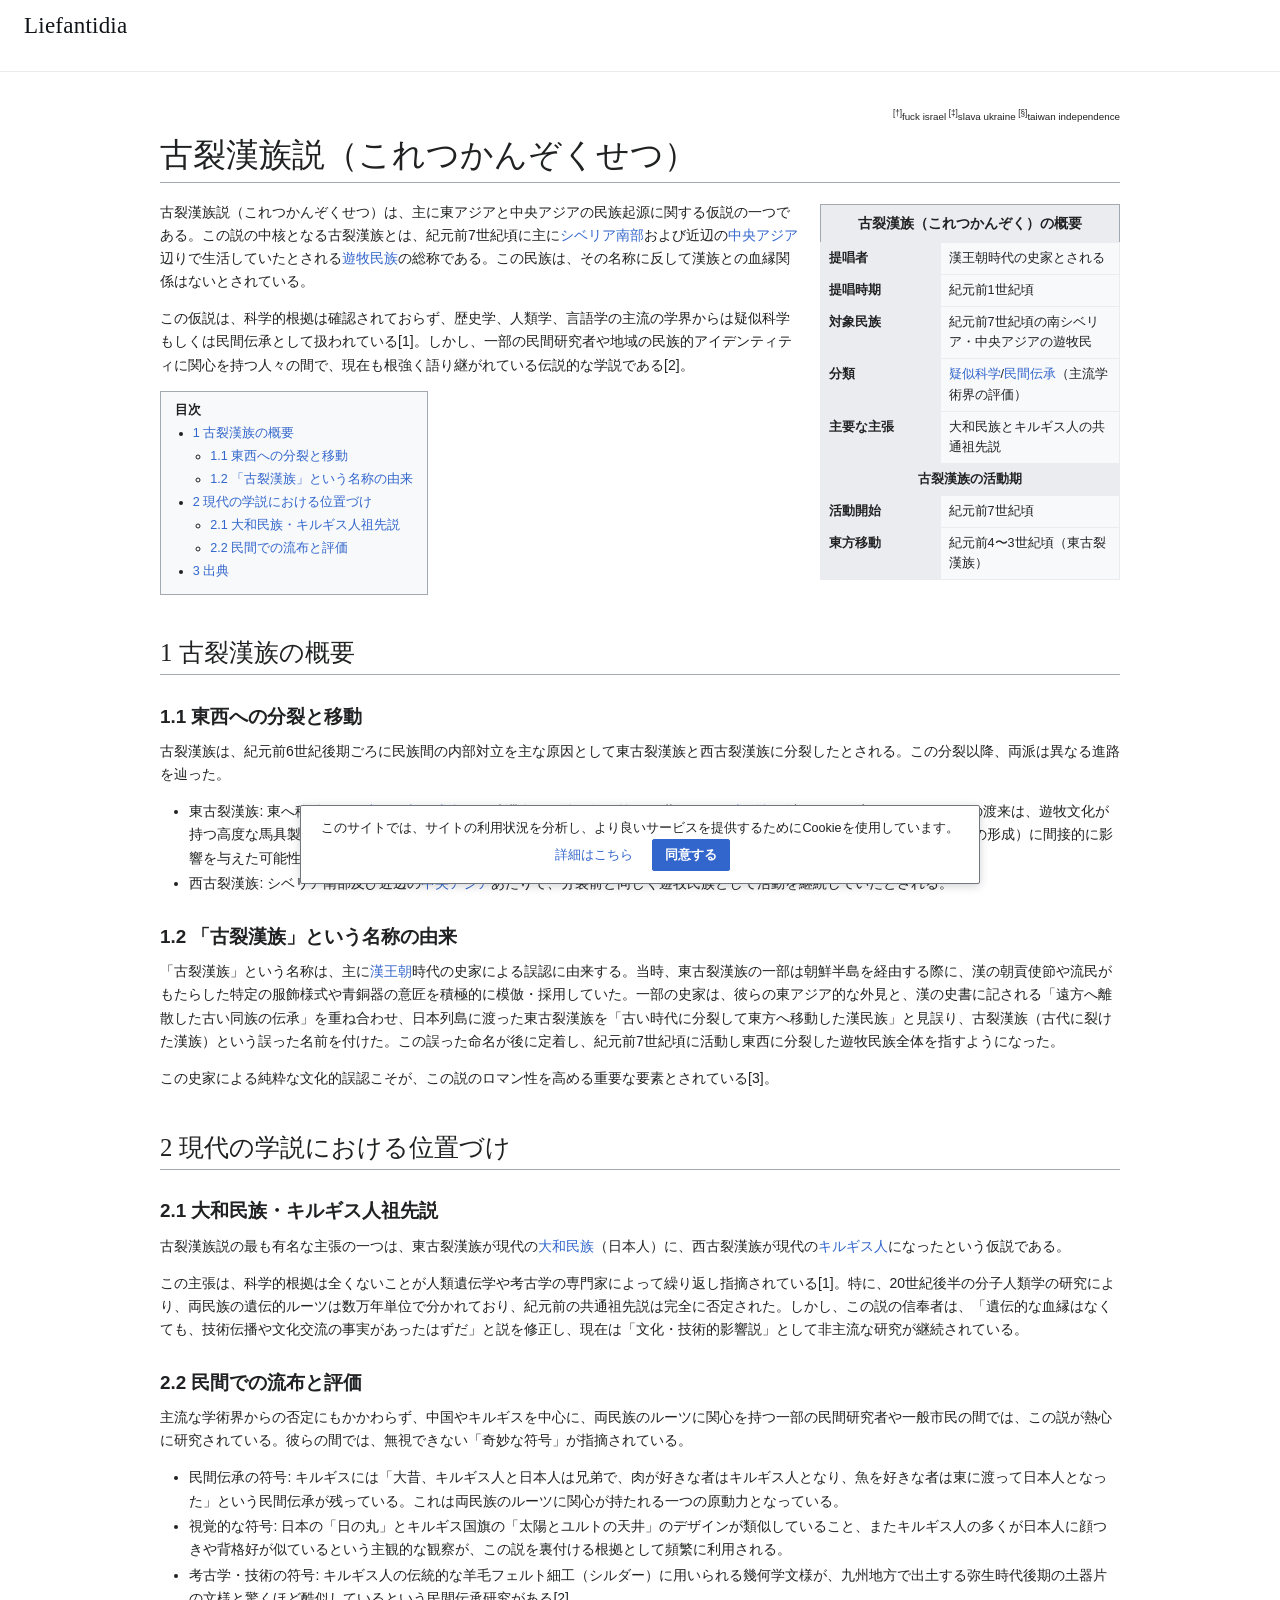
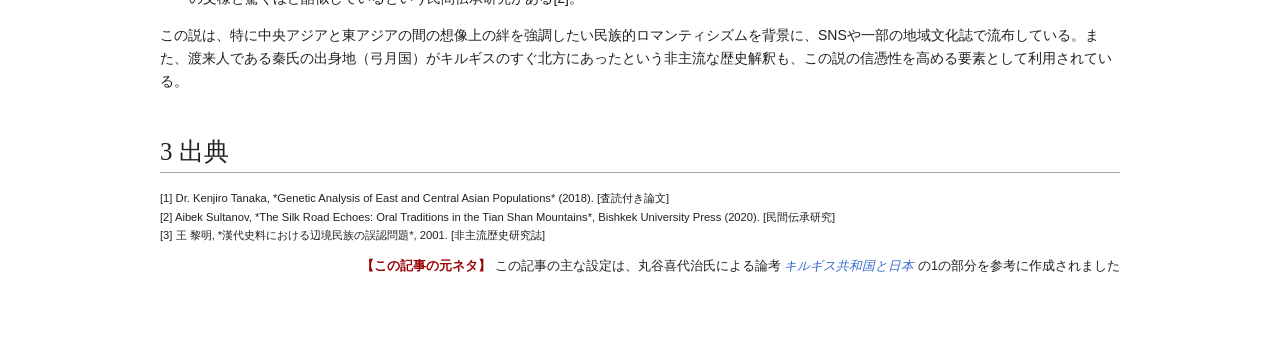
<file: 2/index.html>
<!DOCTYPE html>
<html lang="ja">
<head>
    <meta charset="UTF-8">
    <meta name="viewport" content="width=device-width, initial-scale=1.0"> 
    <title>古裂漢族説（これつかんぞくせつ） - Liefantidia</title>
    <style>
        /* CSSは変更なし */
        :root {
            --wiki-main: #f8f9fa;
            --wiki-border: #a2a9b1;
            --wiki-link: #0645ad;
            --wiki-header-bg: #eaecf0;
            --speculation-color: #990000;
        }
        body {
            font-family: 'Times New Roman', Times, serif;
            line-height: 1.5;
            background-color: var(--wiki-main);
            color: #000;
            padding: 0;
            margin: 0;
            font-size: 0.9em;
        }
        .container {
            max-width: 1280px;
            display: flex;
            margin: 0 auto;
            padding: 20px;
        }
        .main-content {
            flex-grow: 1;
            background-color: white;
            padding: 10px 30px;
            border: 1px solid var(--wiki-border);
            border-top: none;
            min-height: 100vh;
        }
        /* Headers & Links */
        h1 {
            font-size: 1.8em;
            font-weight: normal;
            border-bottom: 1px solid var(--wiki-border);
            padding-bottom: 5px;
            margin-bottom: 5px;
        }
        h2 {
            font-size: 1.4em;
            border-bottom: 1px solid var(--wiki-border);
            padding-bottom: 2px;
            margin-top: 1.5em;
        }
        h3 {
            font-size: 1.1em;
            margin-top: 1em;
        }
        a {
            color: var(--wiki-link);
            text-decoration: none;
        }
        a:hover {
            text-decoration: underline;
        }

        /* Infobox (右側の表) */
        .infobox {
            width: 300px;
            margin-left: 20px;
            padding: 0;
            border: 1px solid var(--wiki-border);
            background-color: #f9f9f9;
            font-size: 0.9em;
            flex-shrink: 0;
            float: right;
            margin: 0 0 1em 1em;
            clear: right;
            border-collapse: collapse;
        }
        .infobox caption {
            background-color: var(--wiki-header-bg);
            font-size: 1.1em;
            font-weight: bold;
            padding: 5px;
            text-align: center;
        }
        .infobox table {
            width: 100%;
            border-collapse: collapse;
        }
        .infobox th, .infobox td {
            padding: 4px 8px;
            border-top: 1px solid var(--wiki-border);
            text-align: left;
        }
        .infobox th {
            width: 40%;
            background-color: var(--wiki-header-bg);
        }

        /* TOC (目次) */
        #toc {
            border: 1px solid var(--wiki-border);
            background-color: #f9f9f9;
            padding: 10px;
            margin: 1em 0;
            width: fit-content;
        }
        #toc h2 {
            font-size: 1.1em;
            margin: 0;
            border-bottom: none;
        }

        /* 記事本文内の注釈スタイル */
        .speculation-note {
            color: var(--speculation-color);
            font-weight: bold;
        }

        /* 上に戻るボタンのスタイル */
        #backToTop {
            display: none; 
            position: fixed;
            bottom: 60px;
            right: 30px;
            z-index: 999;
            border: none;
            outline: none;
            background-color: rgba(6, 69, 173, 0.7); 
            color: white;
            cursor: pointer;
            padding: 12px 18px;
            border-radius: 5px;
            font-size: 20px;
            line-height: 1;
            font-family: Arial, sans-serif; 
            box-shadow: 0 2px 5px rgba(0, 0, 0, 0.2);
        }
        #backToTop:hover {
            background-color: var(--wiki-link);
        }

        /* クッキー通知用のスタイル - 汎用性のためHTML内に記述 */
        #genericCookieNotice {
            position: fixed;
            bottom: 0;
            left: 0;
            width: 100%;
            background-color: rgba(34, 34, 34, 0.95);
            color: #fff;
            padding: 15px 20px;
            text-align: center;
            font-size: 0.9em;
            z-index: 9999;
            box-shadow: 0 -2px 10px rgba(0, 0, 0, 0.2);
            display: none;
        }
        #genericCookieNotice a {
            color: #add8e6;
            text-decoration: underline;
            margin: 0 5px;
        }
        #genericCookieNotice button {
            background-color: #0645ad;
            color: #fff;
            border: none;
            padding: 8px 20px;
            cursor: pointer;
            margin-left: 20px;
            border-radius: 4px;
            font-weight: bold;
            transition: background-color 0.3s;
        }
        #genericCookieNotice button:hover {
            background-color: #043685;
        }
    </style>
    <link rel="stylesheet" href="/wiki-vector.css">
</head>
<body>
    <div class="container">
        <div class="main-content">
            <p style="text-align:right; font-size:0.7em;"><sup>[†]</sup>fuck israel <sup>[‡]</sup>slava ukraine <sup>[§]</sup>taiwan independence</p>

            <h1>古裂漢族説（これつかんぞくせつ）</h1>

            <table class="infobox" role="presentation">
                <caption>古裂漢族（これつかんぞく）の概要</caption>
                <tr><th>提唱者</th><td>漢王朝時代の史家とされる</td></tr>
                <tr><th>提唱時期</th><td>紀元前1世紀頃</td></tr>
                <tr><th>対象民族</th><td>紀元前7世紀頃の南シベリア・中央アジアの遊牧民</td></tr>
                <tr><th>分類</th><td><a href="/main.html?query=疑似科学">疑似科学</a>/<a href="/main.html?query=民間伝承">民間伝承</a>（主流学術界の評価）</td></tr>
                <tr><th>主要な主張</th><td>大和民族とキルギス人の共通祖先説</td></tr>
                <tr><th colspan="2" style="text-align:center;">古裂漢族の活動期</th></tr>
                <tr><th>活動開始</th><td>紀元前7世紀頃</td></tr>
                <tr><th>東方移動</th><td>紀元前4〜3世紀頃（東古裂漢族）</td></tr>
            </table>

            <p>
                古裂漢族説（これつかんぞくせつ）は、主に東アジアと中央アジアの民族起源に関する仮説の一つである。この説の中核となる古裂漢族とは、紀元前7世紀頃に主に<a href="/main.html?query=シベリア南部">シベリア南部</a>および近辺の<a href="/main.html?query=中央アジア">中央アジア</a>辺りで生活していたとされる<a href="/main.html?query=遊牧民族">遊牧民族</a>の総称である。この民族は、その名称に反して漢族との血縁関係はないとされている。
            </p>
            <p>
                この仮説は、科学的根拠は確認されておらず、歴史学、人類学、言語学の主流の学界からは疑似科学もしくは民間伝承として扱われている<span class="reference">[1]</span>。しかし、一部の民間研究者や地域の民族的アイデンティティに関心を持つ人々の間で、現在も根強く語り継がれている伝説的な学説である<span class="reference">[2]</span>。
            </p>

            <div id="toc">
                <h2>目次</h2>
                <ul>
                    <li><a href="#概要">1 古裂漢族の概要</a>
                        <ul>
                            <li><a href="#東西分裂">1.1 東西への分裂と移動</a></li>
                            <li><a href="#名称の由来">1.2 「古裂漢族」という名称の由来</a></li>
                        </ul>
                    </li>
                    <li><a href="#現代の学説">2 現代の学説における位置づけ</a>
                        <ul>
                            <li><a href="#子孫説">2.1 大和民族・キルギス人祖先説</a></li>
                            <li><a href="#民間での評価">2.2 民間での流布と評価</a></li>
                        </ul>
                    </li>
                    <li><a href="#出典">3 出典</a></li>
                </ul>
            </div>

            <h2 id="概要">1 古裂漢族の概要</h2>

            <h3 id="東西分裂">1.1 東西への分裂と移動</h3>
            <p>
                古裂漢族は、紀元前6世紀後期ごろに民族間の内部対立を主な原因として東古裂漢族と西古裂漢族に分裂したとされる。この分裂以降、両派は異なる進路を辿った。
            </p>
            <ul>
                <li>東古裂漢族: 東へ移動し、現<a href="/main.html?query=中国">中国</a>、<a href="/main.html?query=朝鮮半島">朝鮮半島</a>に一時滞在した後、紀元前4〜3世紀頃に<a href="/main.html?query=日本列島">日本列島</a>へ渡ったと仮定されている。この渡来は、遊牧文化が持つ高度な馬具製作技術と青銅器鋳造技術を東アジアにもたらし、これが日本における<a href="/main.html?query=弥生時代">弥生時代</a>の社会構造の複雑化（首長国の形成）に間接的に影響を与えた可能性を示唆する説もあるが、<span class="speculation-note">技術的な経路は依然として憶測の域を出ていない</span>。</li>
                <li>西古裂漢族: シベリア南部及び近辺の<a href="/main.html?query=中央アジア">中央アジア</a>あたりで、分裂前と同じく遊牧民族として活動を継続していたとされる。</li>
            </ul>

            <h3 id="名称の由来">1.2 「古裂漢族」という名称の由来</h3>
            <p>
                「古裂漢族」という名称は、主に<a href="/main.html?query=漢王朝">漢王朝</a>時代の史家による誤認に由来する。当時、東古裂漢族の一部は朝鮮半島を経由する際に、漢の朝貢使節や流民がもたらした特定の服飾様式や青銅器の意匠を積極的に模倣・採用していた。一部の史家は、彼らの東アジア的な外見と、漢の史書に記される「遠方へ離散した古い同族の伝承」を重ね合わせ、日本列島に渡った東古裂漢族を「古い時代に分裂して東方へ移動した漢民族」と見誤り、古裂漢族（古代に裂けた漢族）という誤った名前を付けた。この誤った命名が後に定着し、紀元前7世紀頃に活動し東西に分裂した遊牧民族全体を指すようになった。
            </p>
            <p>
                この史家による純粋な文化的誤認こそが、この説のロマン性を高める重要な要素とされている<span class="reference">[3]</span>。
            </p>

            <h2 id="現代の学説">2 現代の学説における位置づけ</h2>
            <h3 id="子孫説">2.1 大和民族・キルギス人祖先説</h3>
            <p>
                古裂漢族説の最も有名な主張の一つは、東古裂漢族が現代の<a href="/main.html?query=大和民族">大和民族</a>（日本人）に、西古裂漢族が現代の<a href="/main.html?query=キルギス人">キルギス人</a>になったという仮説である。
            </p>
            <p>
                この主張は、科学的根拠は全くないことが人類遺伝学や考古学の専門家によって繰り返し指摘されている<span class="reference">[1]</span>。特に、20世紀後半の分子人類学の研究により、両民族の遺伝的ルーツは数万年単位で分かれており、紀元前の共通祖先説は完全に否定された。しかし、この説の信奉者は、「遺伝的な血縁はなくても、技術伝播や文化交流の事実があったはずだ」と説を修正し、現在は「文化・技術的影響説」として非主流な研究が継続されている。
            </p>
            <h3 id="民間での評価">2.2 民間での流布と評価</h3>
            <p>
                主流な学術界からの否定にもかかわらず、中国やキルギスを中心に、両民族のルーツに関心を持つ一部の民間研究者や一般市民の間では、この説が熱心に研究されている。彼らの間では、無視できない「奇妙な符号」が指摘されている。
            </p>
            <ul>
                <li>民間伝承の符号: キルギスには「大昔、キルギス人と日本人は兄弟で、肉が好きな者はキルギス人となり、魚を好きな者は東に渡って日本人となった」という民間伝承が残っている。これは両民族のルーツに関心が持たれる一つの原動力となっている。</li>
                <li>視覚的な符号: 日本の「日の丸」とキルギス国旗の「太陽とユルトの天井」のデザインが類似していること、またキルギス人の多くが日本人に顔つきや背格好が似ているという主観的な観察が、この説を裏付ける根拠として頻繁に利用される。</li>
                <li>考古学・技術の符号: キルギス人の伝統的な羊毛フェルト細工（シルダー）に用いられる幾何学文様が、九州地方で出土する弥生時代後期の土器片の文様と驚くほど酷似しているという民間伝承研究がある<span class="reference">[2]</span>。</li>
            </ul>
            <p>
                この説は、特に中央アジアと東アジアの間の想像上の絆を強調したい民族的ロマンティシズムを背景に、SNSや一部の地域文化誌で流布している。また、渡来人である秦氏の出身地（弓月国）がキルギスのすぐ北方にあったという非主流な歴史解釈も、この説の信憑性を高める要素として利用されている。
            </p>

            <h2 id="出典">3 出典</h2>
            <p style="font-size: 0.8em;">
                [1] Dr. Kenjiro Tanaka, *Genetic Analysis of East and Central Asian Populations* (2018). [査読付き論文]<br>
                [2] Aibek Sultanov, *The Silk Road Echoes: Oral Traditions in the Tian Shan Mountains*, Bishkek University Press (2020). [民間伝承研究]<br>
                [3] 王 黎明, *漢代史料における辺境民族の誤認問題*, 2001. [非主流歴史研究誌]
            </p>
            <p style="text-align: right; font-size: 0.9em; margin-top: 5px;">
                <span style="font-weight: bold; color: #900;">【この記事の元ネタ】</span>
                この記事の主な設定は、丸谷喜代治氏による論考 
                <a href="http://www.hasukura.com/site/7marutani.pdf" target="_blank" style="font-style: italic;">キルギス共和国と日本</a>
                の1の部分を参考に作成されました
            </p>
        </div>
    </div>

    <button onclick="topFunction()" id="backToTop" title="トップに戻る">↑</button>

    <div id="genericCookieNotice">
        このサイトでは、サイトの利用状況を分析し、より良いサービスを提供するためにCookieを使用しています。
        <a href="/ak/index.html" target="_blank">詳細はこちら</a>
        <button onclick="acceptCookieConsent()">同意する</button>
    </div>

    <script>
        // --- 1. トップに戻るボタンのJS ---
        let mybutton = document.getElementById("backToTop");
        window.onscroll = function() {scrollFunction()};

        function scrollFunction() {
            // スクロール量が200pxを超えたらボタンを表示する
            if (document.body.scrollTop > 200 || document.documentElement.scrollTop > 200) {
                mybutton.style.display = "block";
            } else {
                mybutton.style.display = "none";
            }
        }

        function topFunction() {
            window.scrollTo({
                top: 0,
                behavior: 'smooth'
            });
        }

        // --- 2. LocalStorageロジックのJS (修正箇所) ---
        // LocalStorageに値を設定/取得する関数に置き換えました。

        function getLocalStorage(name) {
            // LocalStorageから値を取得
            return localStorage.getItem(name);
        }

        function setLocalStorage(name, value) {
            // LocalStorageに値を設定
            // LocalStorageは有効期限の設定が不要で永続的に保存されます。
            localStorage.setItem(name, value);
        }

        function showCookieNotice() {
            const notice = document.getElementById('genericCookieNotice');
            if (notice) {
                notice.style.display = 'block';
            }
        }

        function acceptCookieConsent() {
            // setCookieを setLocalStorage に変更し、同意状態を保存
            setLocalStorage('cookie-consent', 'accepted'); 

            // バナーを非表示にする
            const notice = document.getElementById('genericCookieNotice');
            if (notice) {
                notice.style.display = 'none';
            }
        }

        // ページ読み込み時に実行
        document.addEventListener('DOMContentLoaded', () => {
            // getCookieを getLocalStorage に変更し、保存状態を確認
            if (getLocalStorage('cookie-consent') !== 'accepted') {
                showCookieNotice();
            }
        });
    </script>
</body>
</html>
</file>
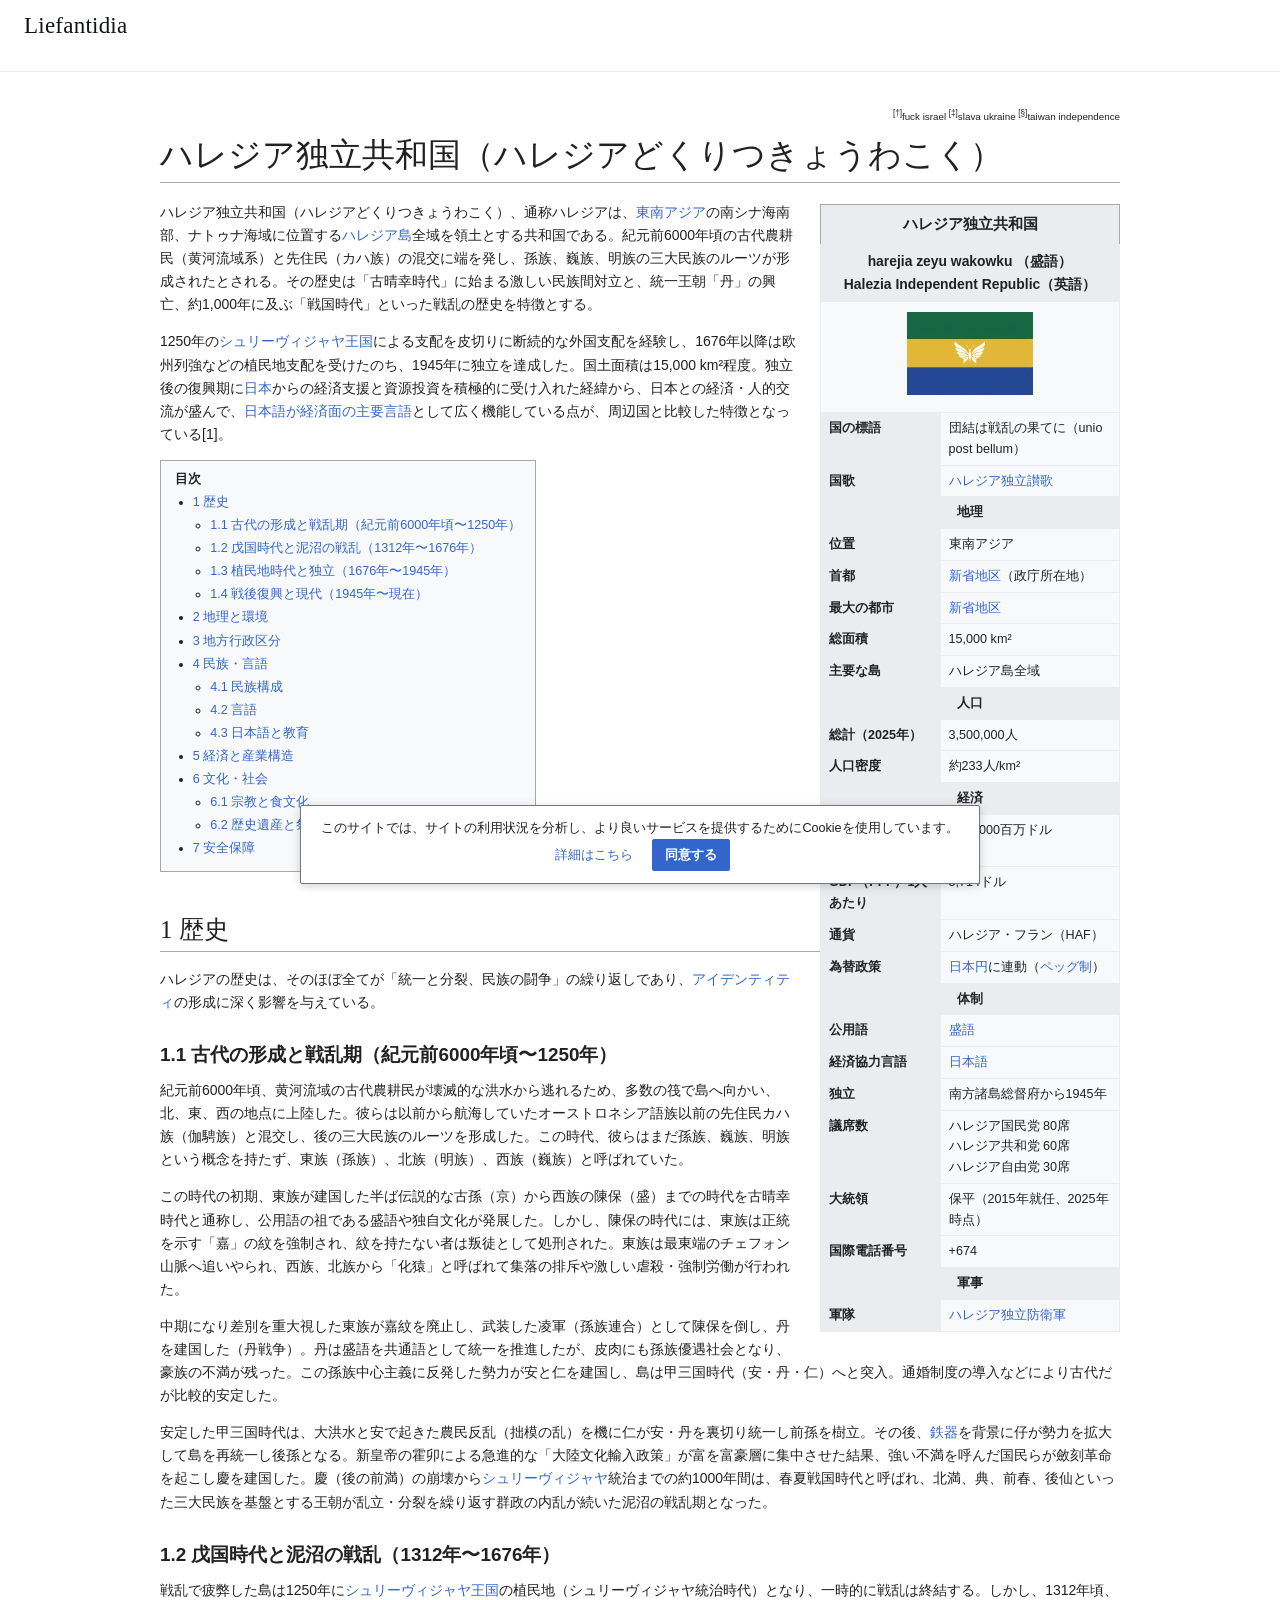
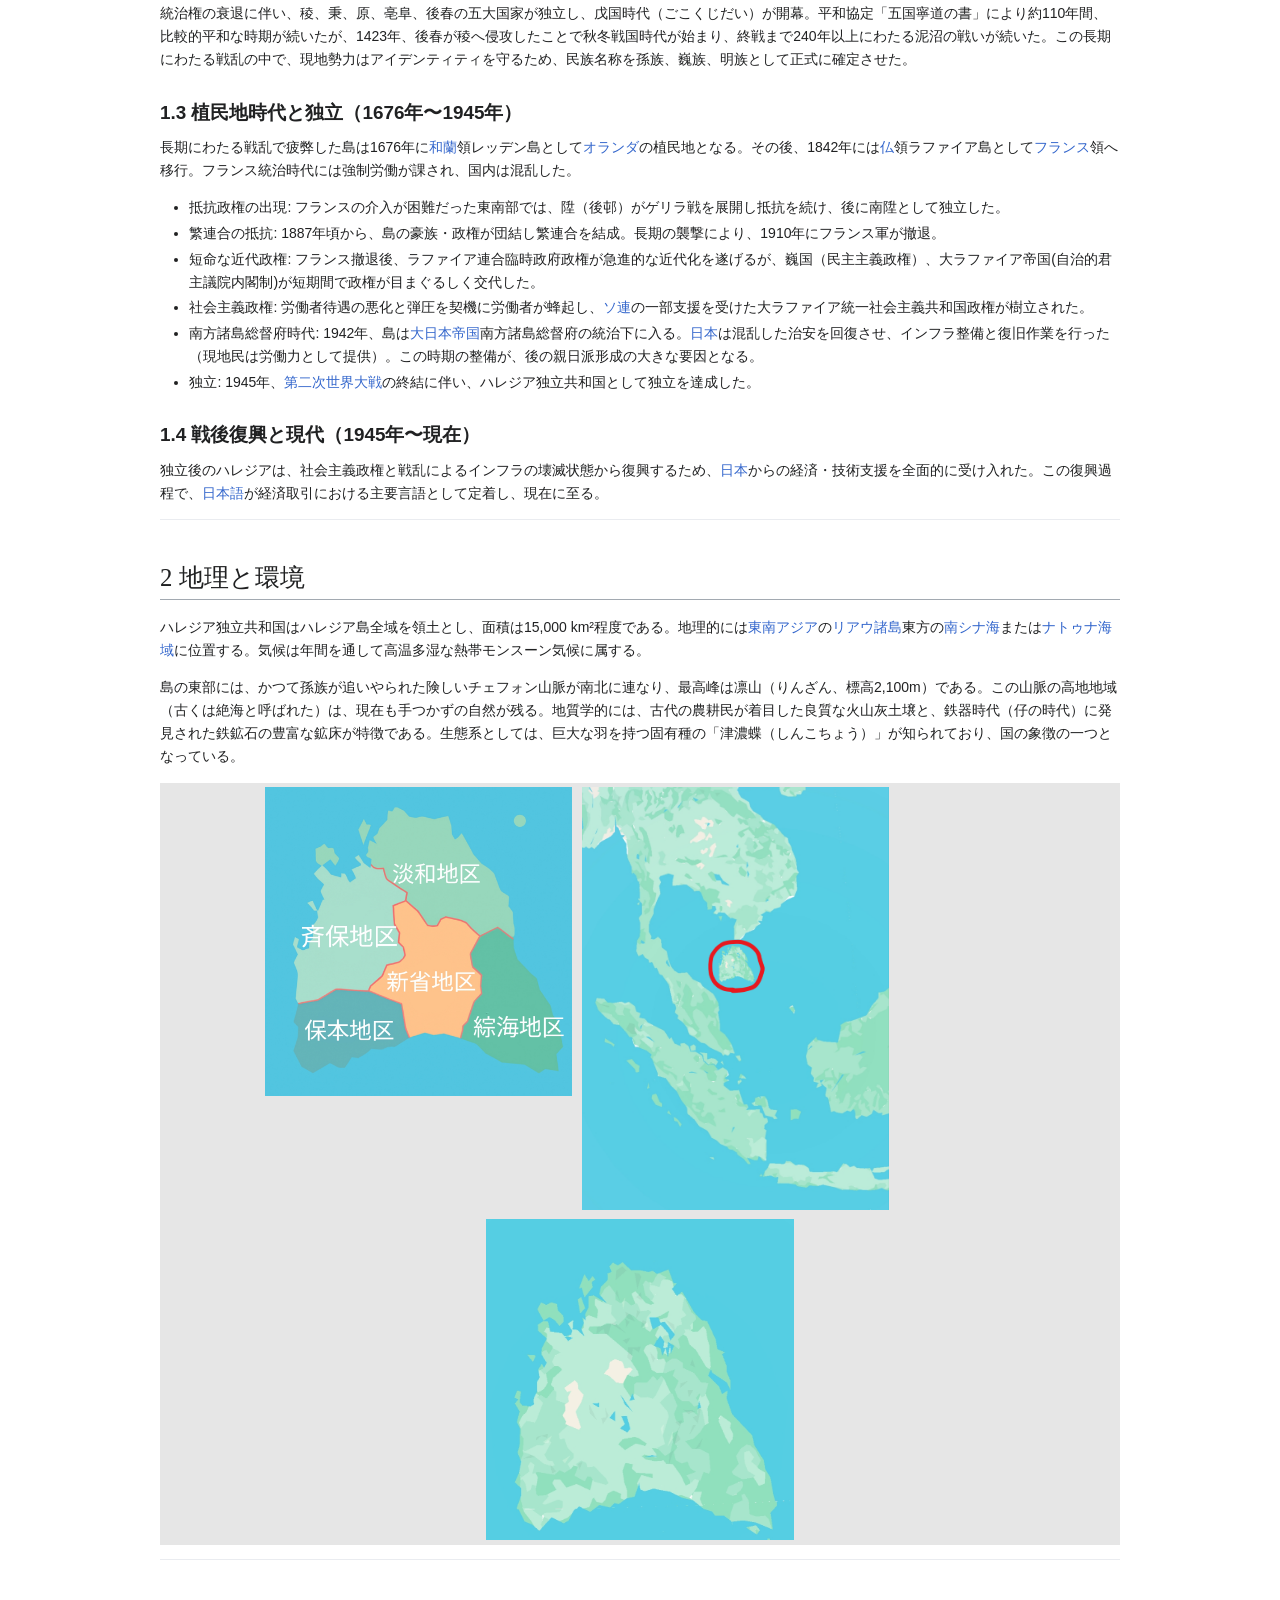
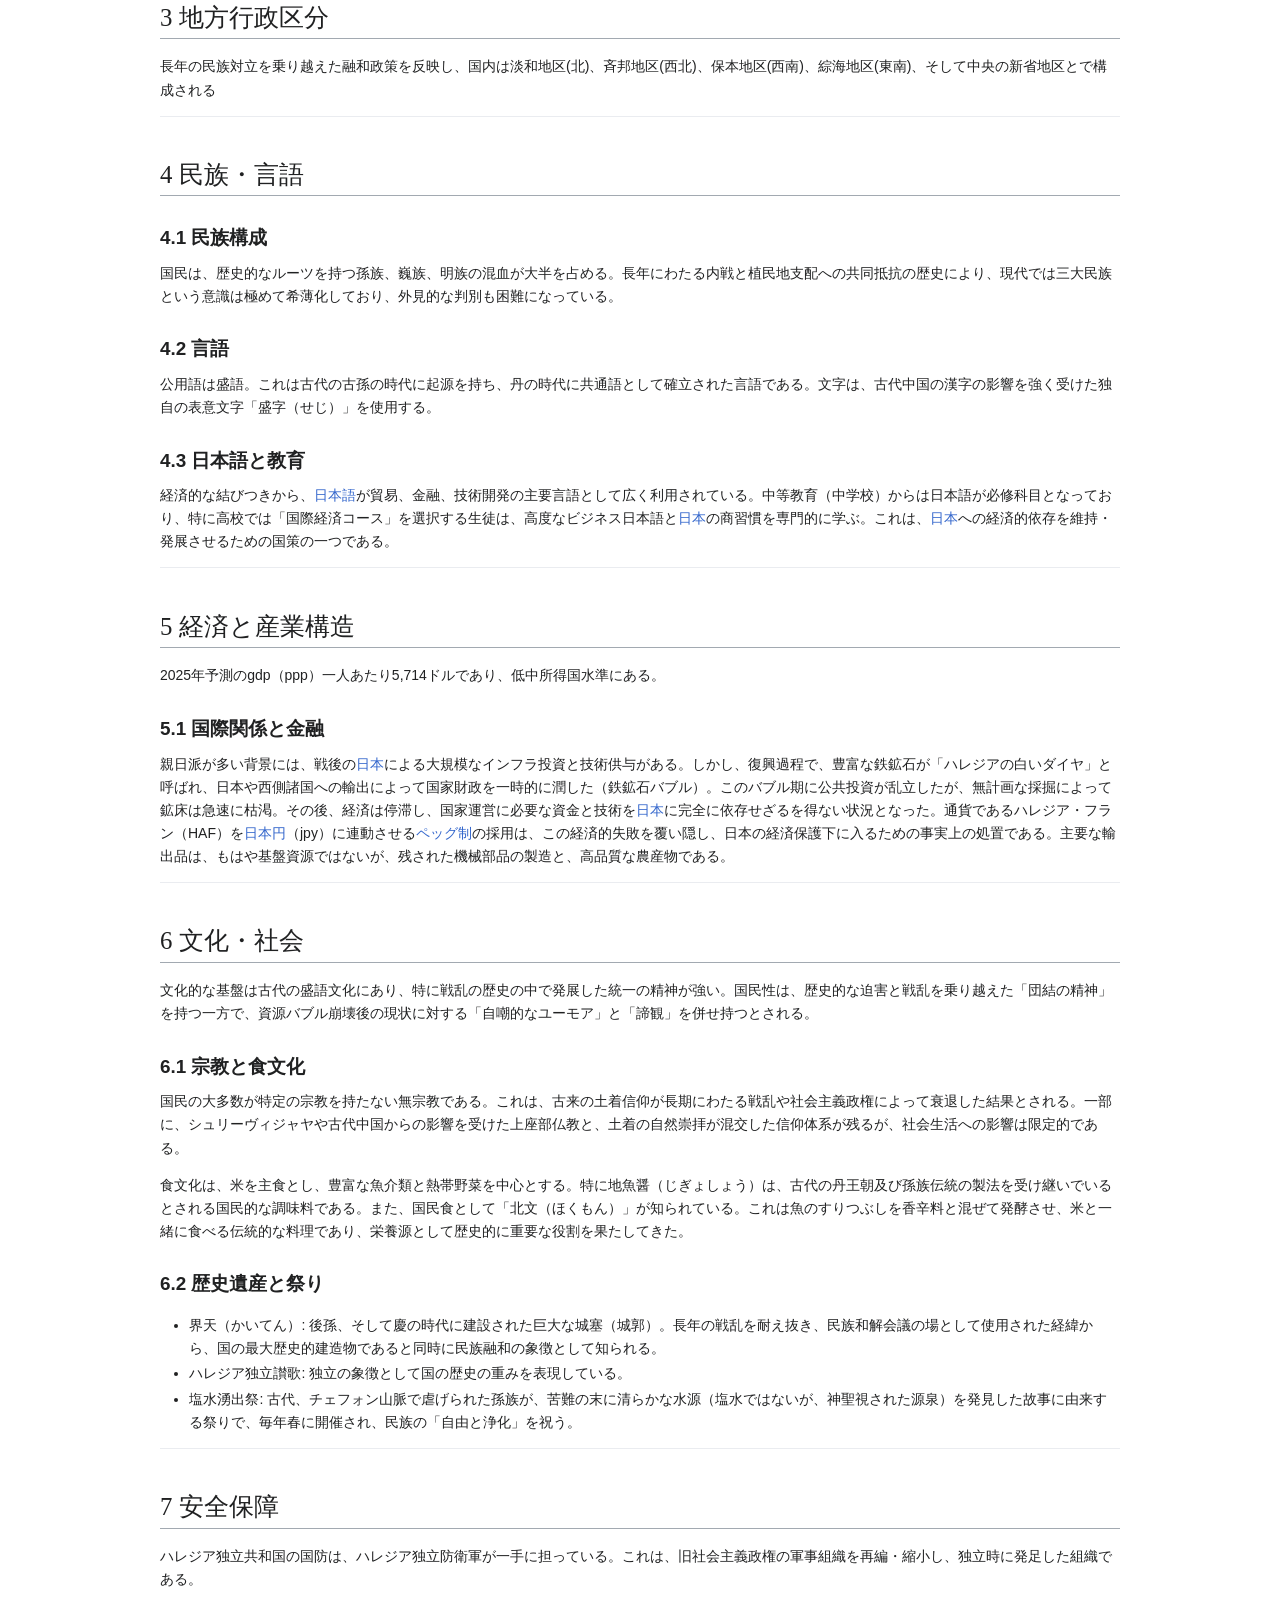
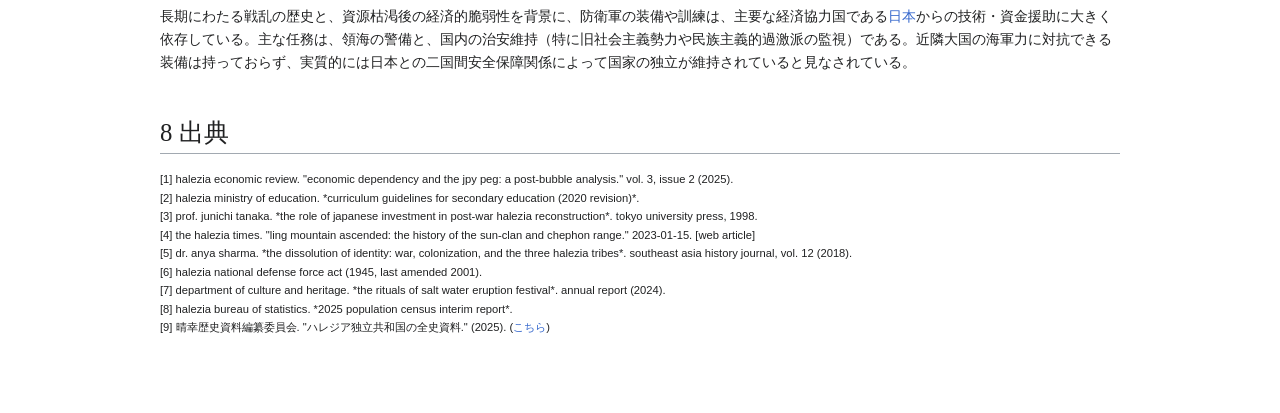
<file: 3/index.html>
<!doctype html>
<html lang="ja">
<head>
    <meta charset="utf-8">
    <meta name="viewport" content="width=device-width, initial-scale=1.0">
    <title>ハレジア独立共和国 - Liefantidia</title>
    <style>
        /* ノヴァハゼルブルクのcssをベースに適用 */
        :root {
            --wiki-main: #f8f9fa;
            --wiki-border: #a2a9b1;
            --wiki-link: #0645ad;
            --wiki-header-bg: #eaecf0;
            --map-bg: #e6e6e6; 
            --old-town-border: #dc3545;
            --speculation-color: #990000; 
        }
        body {
            font-family: 'times new roman', times, serif;
            line-height: 1.5;
            background-color: var(--wiki-main);
            color: #000;
            padding: 0;
            margin: 0;
            font-size: 0.9em;
        }
        .container {
            max-width: 1280px;
            display: flex;
            margin: 0 auto;
            padding: 20px;
        }
        .main-content {
            flex-grow: 1;
            background-color: white;
            padding: 10px 30px;
            border: 1px solid var(--wiki-border);
            border-top: none;
            min-height: 100vh;
        }
        h1 {
            font-size: 1.8em;
            font-weight: normal;
            border-bottom: 1px solid var(--wiki-border);
            padding-bottom: 5px;
            margin-bottom: 5px;
        }
        h2 {
            font-size: 1.4em;
            border-bottom: 1px solid var(--wiki-border);
            padding-bottom: 2px;
            margin-top: 1.5em;
        }
        h3 {
            font-size: 1.1em;
            margin-top: 1em;
        }
        a {
            color: var(--wiki-link);
            text-decoration: none;
        }
        a:hover {
            text-decoration: underline;
        }

        /* infobox */
        .infobox {
            width: 300px;
            float: right; 
            margin: 5px 0 1em 1em; 
            clear: right;
            padding: 0;
            border: 1px solid var(--wiki-border);
            background-color: #f9f9f9;
            font-size: 0.9em;
            flex-shrink: 0;
            border-collapse: collapse;
        }
        .infobox caption {
            background-color: var(--wiki-header-bg);
            font-size: 1.2em;
            font-weight: bold;
            padding: 5px;
            text-align: center;
        }
        .infobox table {
            width: 100%;
            border-collapse: collapse;
        }
        .infobox th, .infobox td {
            padding: 4px 8px;
            border-top: none; 
            border-bottom: 1px solid var(--wiki-border); 
            text-align: left;
        }
        .infobox tr:last-child th, .infobox tr:last-child td {
             border-bottom: none;
        }
        .infobox th {
            width: 40%;
            background-color: var(--wiki-header-bg);
        }
        .infobox th[colspan="2"] {
            background-color: var(--wiki-header-bg);
            text-align: center;
        }

        /* toc */
        #toc {
            border: 1px solid var(--wiki-border);
            background-color: #f9f9f9;
            padding: 10px;
            margin: 1em 0;
            width: fit-content;
        }
        #toc h2 {
            font-size: 1.1em;
            margin: 0;
            border-bottom: none;
        }
        /* wikitable (統計表) */
        .wikitable { 
            width: 95%;
            margin: 1em auto;
            border: 1px solid var(--wiki-border);
            border-collapse: collapse;
        }
        .wikitable th {
            background-color: var(--wiki-header-bg);
        }
        .wikitable th, .wikitable td {
            border: 1px solid var(--wiki-border);
            padding: 5px;
            text-align: center;
        }
        .map-api {
            margin: 1em 0;
            height: auto; 
            position: relative;
            overflow: hidden;
            background-color: var(--map-bg);
            text-align: center; 
            display: flex; 
            justify-content: center; 
            align-items: flex-start; 
            flex-wrap: wrap; 
        }
       /* map-api内の画像スタイル */
        .map-api img {
             max-width: 32%; 
             max-height: 100%; 
             height: auto;
             display: block; 
             margin: 0.5%; 
             object-fit: contain; 
        }

        /* 歴史セクションのボタン用スタイル */
        .history-link-button {
            display: inline-block;
            padding: 8px 15px;
            margin: 10px 0;
            background-color: #0645ad; 
            color: white;
            border-radius: 5px;
            font-weight: bold;
            text-align: center;
            cursor: pointer;
            text-decoration: none;
            transition: background-color 0.2s;
        }
        .history-link-button:hover {
            background-color: #033075; 
            text-decoration: none; 
        }

        /* 上に戻るボタンのスタイル */
        #backToTop {
            display: none; 
            position: fixed;
            bottom: 60px; /* クッキーバナーを考慮して60pxに設定 */
            right: 30px;
            z-index: 999;
            border: none;
            outline: none;
            background-color: rgba(6, 69, 173, 0.7); 
            color: white;
            cursor: pointer;
            padding: 12px 18px;
            border-radius: 5px;
            font-size: 20px;
            line-height: 1;
            font-family: Arial, sans-serif; 
            box-shadow: 0 2px 5px rgba(0, 0, 0, 0.2);
        }
        #backToTop:hover {
            background-color: var(--wiki-link);
        }

        /* クッキー通知用のスタイル (汎用コードから移植) */
        #genericCookieNotice {
            position: fixed;
            bottom: 0;
            left: 0;
            width: 100%;
            background-color: rgba(34, 34, 34, 0.95); /* 濃いグレー */
            color: #fff;
            padding: 15px 20px;
            text-align: center;
            font-size: 0.9em;
            z-index: 9999;
            box-shadow: 0 -2px 10px rgba(0, 0, 0, 0.2);
            display: none; /* 初期状態ではJavaScriptで表示を制御 */
        }
        #genericCookieNotice a {
            color: #add8e6;
            text-decoration: underline;
            margin: 0 5px;
        }
        #genericCookieNotice button {
            background-color: #0645ad;
            color: #fff;
            border: none;
            padding: 8px 20px;
            cursor: pointer;
            margin-left: 20px;
            border-radius: 4px;
            font-weight: bold;
            transition: background-color 0.3s;
        }
        #genericCookieNotice button:hover {
            background-color: #043685;
        }

        /* レスポンシブ対応の修正 (モバイル) */
        @media (max-width: 600px) { 
            .container {
                padding: 10px;
            }
            .main-content {
                padding: 10px 15px;
            }
            .infobox {
                width: 100%;
                margin: 0.5em 0;
                float: none;
            }
             #toc {
                width: 95%;
            }
            /* モバイルでは画像を縦に並べる */
            .map-api img {
                 max-width: 95%; 
                 margin: 5px auto;
                 display: block;
            }
            /* モバイルではボタンを幅いっぱいにする */
            .history-link-button {
                display: block;
                width: 100%;
                box-sizing: border-box;
            }
        }
    </style>
    <link rel="stylesheet" href="/wiki-vector.css">
</head>
<body>
    <div class="container">
        <div class="main-content">
            <p style="text-align:right; font-size:0.7em;"><sup>[†]</sup>fuck israel <sup>[‡]</sup>slava ukraine <sup>[§]</sup>taiwan independence</p>

            <h1>ハレジア独立共和国（ハレジアどくりつきょうわこく）</h1>

            <table class="infobox" role="presentation">
                <caption>ハレジア独立共和国</caption>
                <tr><th colspan="2" style="text-align:center;">
                    <span style="font-size:1.1em; display:block;">harejia zeyu wakowku （盛語）</span>
                    <span style="font-size:1.1em; display:block;">Halezia Independent Republic（英語）</span>
                </th></tr>
                <tr><td colspan="2" style="text-align:center;">
                    <img src="/3/harejiakkoki.jpg" alt="ハレジア国旗" style="width:45%; max-width:130px; height:auto; display:inline-block; margin:5px 10px;">
                </td></tr>
                <tr><th>国の標語</th><td>団結は戦乱の果てに（unio post bellum）</td></tr>
                <tr><th>国歌</th><td><a href="#文化">ハレジア独立讃歌</a></td></tr>
                <tr><th colspan="2" style="text-align:center; background-color:var(--wiki-header-bg);">地理</th></tr>
                <tr><th>位置</th><td>東南アジア</td></tr>
                <tr><th>首都</th><td><a href="#地方行政区分">新省地区</a>（政庁所在地）</td></tr>
                <tr><th>最大の都市</th><td><a href="#地方行政区分">新省地区</a></td></tr>
                <tr><th>総面積</th><td>15,000 km²</td></tr>
                <tr><th>主要な島</th><td>ハレジア島全域</td></tr>
                <tr><th colspan="2" style="text-align:center; background-color:var(--wiki-header-bg);">人口</th></tr>
                <tr><th>総計（2025年）</th><td>3,500,000人</td></tr>
                <tr><th>人口密度</th><td>約233人/km²</td></tr>
                <tr><th colspan="2" style="text-align:center; background-color:var(--wiki-header-bg);">経済</th></tr>
                <tr><th>GDP（PPP）合計</th><td>約20,000百万ドル</td></tr>
                <tr><th>GDP（PPP）1人あたり</th><td>5,714ドル</td></tr>
                <tr><th>通貨</th><td>ハレジア・フラン（HAF）</td></tr>
                <tr><th>為替政策</th><td><a href="/main.html?query=日本円">日本円</a>に連動（<a href="/main.html?query=ペッグ制">ペッグ制</a>）</td></tr>
                <tr><th colspan="2" style="text-align:center; background-color:var(--wiki-header-bg);">体制</th></tr>
                <tr><th>公用語</th><td><a href="#民族・言語">盛語</a></td></tr>
                <tr><th>経済協力言語</th><td><a href="#民族・言語">日本語</a></td></tr>
                <tr><th>独立</th><td>南方諸島総督府から1945年</td></tr>
                <tr><th>議席数</th><td>ハレジア国民党 80席<br>ハレジア共和党 60席<br>ハレジア自由党 30席</td></tr>
                <tr><th>大統領</th><td>保平（2015年就任、2025年時点）</td></tr>
                <tr><th>国際電話番号</th><td>+674</td></tr>
                <tr><th colspan="2" style="text-align:center; background-color:var(--wiki-header-bg);">軍事</th></tr>
                <tr><th>軍隊</th><td><a href="#安全保障">ハレジア独立防衛軍</a></td></tr>
            </table>

            <p>
                ハレジア独立共和国（ハレジアどくりつきょうわこく）、通称ハレジアは、<a href="#地理">東南アジア</a>の南シナ海南部、ナトゥナ海域に位置する<a href="#地理">ハレジア島</a>全域を領土とする共和国である。紀元前6000年頃の古代農耕民（黄河流域系）と先住民（カハ族）の混交に端を発し、孫族、巍族、明族の三大民族のルーツが形成されたとされる。その歴史は「古晴幸時代」に始まる激しい民族間対立と、統一王朝「丹」の興亡、約1,000年に及ぶ「戦国時代」といった戦乱の歴史を特徴とする。
            </p>
            <p>
                1250年の<a href="/main.html?query=シュリーヴィジャヤ王国">シュリーヴィジャヤ王国</a>による支配を皮切りに断続的な外国支配を経験し、1676年以降は欧州列強などの植民地支配を受けたのち、1945年に独立を達成した。国土面積は15,000 km²程度。独立後の復興期に<a href="/main.html?query=日本">日本</a>からの経済支援と資源投資を積極的に受け入れた経緯から、日本との経済・人的交流が盛んで、<a href="#経済">日本語が経済面の主要言語</a>として広く機能している点が、周辺国と比較した特徴となっている<span class="reference">[1]</span>。
            </p>

            <div id="toc">
                <h2>目次</h2>
                <ul>
                    <li><a href="#歴史">1 歴史</a>
                        <ul>
                            <li><a href="#古代の形成と戦乱期">1.1 古代の形成と戦乱期（紀元前6000年頃〜1250年）</a></li>
                            <li><a href="#戊国時代と泥沼の戦乱">1.2 戊国時代と泥沼の戦乱（1312年〜1676年）</a></li>
                            <li><a href="#植民地時代と独立">1.3 植民地時代と独立（1676年〜1945年）</a></li>
                            <li><a href="#戦後復興と現代">1.4 戦後復興と現代（1945年〜現在）</a></li>
                        </ul>
                    </li>
                    <li><a href="#地理">2 地理と環境</a></li>
                    <li><a href="#地方行政区分">3 地方行政区分</a></li>
                    <li><a href="#民族・言語">4 民族・言語</a>
                        <ul>
                            <li><a href="#三大民族">4.1 民族構成</a></li>
                            <li><a href="#公用語">4.2 言語</a></li>
                            <li><a href="#日本語教育">4.3 日本語と教育</a></li>
                        </ul>
                    </li>
                    <li><a href="#経済">5 経済と産業構造</a></li>
                    <li><a href="#文化">6 文化・社会</a>
                        <ul>
                            <li><a href="#宗教と食文化">6.1 宗教と食文化</a></li>
                            <li><a href="#歴史遺産と祭り">6.2 歴史遺産と祭り</a></li>
                        </ul>
                    </li>
                    <li><a href="#安全保障">7 安全保障</a></li>
                </ul>
            </div>

            <h2 id="歴史">1 歴史</h2>
            <p>
                ハレジアの歴史は、そのほぼ全てが「統一と分裂、民族の闘争」の繰り返しであり、<a href="/main.html?query=アイデンティティ">アイデンティティ</a>の形成に深く影響を与えている。


            <h3 id="古代の形成と戦乱期">1.1 古代の形成と戦乱期（紀元前6000年頃〜1250年）</h3>
            <p>
                紀元前6000年頃、黄河流域の古代農耕民が壊滅的な洪水から逃れるため、多数の筏で島へ向かい、北、東、西の地点に上陸した。彼らは以前から航海していたオーストロネシア語族以前の先住民カハ族（伽騁族）と混交し、後の三大民族のルーツを形成した。この時代、彼らはまだ孫族、巍族、明族という概念を持たず、東族（孫族）、北族（明族）、西族（巍族）と呼ばれていた。
            </p>
            <p>
                この時代の初期、東族が建国した半ば伝説的な古孫（京）から西族の陳保（盛）までの時代を古晴幸時代と通称し、公用語の祖である盛語や独自文化が発展した。しかし、陳保の時代には、東族は正統を示す「嘉」の紋を強制され、紋を持たない者は叛徒として処刑された。東族は最東端のチェフォン山脈へ追いやられ、西族、北族から「化猿」と呼ばれて集落の排斥や激しい虐殺・強制労働が行われた。
            </p>
            <p>
                中期になり差別を重大視した東族が嘉紋を廃止し、武装した凌軍（孫族連合）として陳保を倒し、丹を建国した（丹戦争）。丹は盛語を共通語として統一を推進したが、皮肉にも孫族優遇社会となり、豪族の不満が残った。この孫族中心主義に反発した勢力が安と仁を建国し、島は甲三国時代（安・丹・仁）へと突入。通婚制度の導入などにより古代だが比較的安定した。
            </p>
            <p>
                安定した甲三国時代は、大洪水と安で起きた農民反乱（拙模の乱）を機に仁が安・丹を裏切り統一し前孫を樹立。その後、<a href="#地理">鉄器</a>を背景に仔が勢力を拡大して島を再統一し後孫となる。新皇帝の霍卯による急進的な「大陸文化輸入政策」が富を富豪層に集中させた結果、強い不満を呼んだ国民らが斂刻革命を起こし慶を建国した。慶（後の前満）の崩壊から<a href="/main.html?query=シュリーヴィジャヤ王国">シュリーヴィジャヤ</a>統治までの約1000年間は、春夏戦国時代と呼ばれ、北満、典、前春、後仙といった三大民族を基盤とする王朝が乱立・分裂を繰り返す群政の内乱が続いた泥沼の戦乱期となった。
            </p>

            <h3 id="戊国時代と泥沼の戦乱">1.2 戊国時代と泥沼の戦乱（1312年〜1676年）</h3>
            <p>
                戦乱で疲弊した島は1250年に<a href="/main.html?query=シュリーヴィジャヤ王国">シュリーヴィジャヤ王国</a>の植民地（シュリーヴィジャヤ統治時代）となり、一時的に戦乱は終結する。しかし、1312年頃、統治権の衰退に伴い、稜、秉、原、亳阜、後春の五大国家が独立し、戊国時代（ごこくじだい）が開幕。平和協定「五国寧道の書」により約110年間、比較的平和な時期が続いたが、1423年、後春が稜へ侵攻したことで秋冬戦国時代が始まり、終戦まで240年以上にわたる泥沼の戦いが続いた。この長期にわたる戦乱の中で、現地勢力はアイデンティティを守るため、民族名称を孫族、巍族、明族として正式に確定させた。         
 </p>

            <h3 id="植民地時代と独立">1.3 植民地時代と独立（1676年〜1945年）</h3>
            <p>
                長期にわたる戦乱で疲弊した島は1676年に<a href="/main.html?query=オランダ">和蘭</a>領レッデン島として<a href="/main.html?query=オランダ">オランダ</a>の植民地となる。その後、1842年には<a href="/main.html?query=フランス">仏</a>領ラファイア島として<a href="/main.html?query=フランス">フランス</a>領へ移行。フランス統治時代には強制労働が課され、国内は混乱した。
            </p>
            <ul>
                <li>抵抗政権の出現: フランスの介入が困難だった東南部では、陞（後邨）がゲリラ戦を展開し抵抗を続け、後に南陞として独立した。</li>
                <li>繁連合の抵抗: 1887年頃から、島の豪族・政権が団結し繁連合を結成。長期の襲撃により、1910年にフランス軍が撤退。</li>
                <li>短命な近代政権: フランス撤退後、ラファイア連合臨時政府政権が急進的な近代化を遂げるが、巍国（民主主義政権）、大ラファイア帝国(自治的君主議院内閣制)が短期間で政権が目まぐるしく交代した。</li>
                <li>社会主義政権: 労働者待遇の悪化と弾圧を契機に労働者が蜂起し、<a href="/main.html?query=ソ連">ソ連</a>の一部支援を受けた大ラファイア統一社会主義共和国政権が樹立された。</li>
                <li>南方諸島総督府時代: 1942年、島は<a href="/main.html?query=大日本帝国">大日本帝国</a>南方諸島総督府の統治下に入る。<a href="/main.html?query=日本">日本</a>は混乱した治安を回復させ、インフラ整備と復旧作業を行った（現地民は労働力として提供）。この時期の整備が、後の親日派形成の大きな要因となる。</li>
                <li>独立: 1945年、<a href="/main.html?query=第二次世界大戦">第二次世界大戦</a>の終結に伴い、ハレジア独立共和国として独立を達成した。</li>
            </ul>

            <h3 id="戦後復興と現代">1.4 戦後復興と現代（1945年〜現在）</h3>
            <p>
                独立後のハレジアは、社会主義政権と戦乱によるインフラの壊滅状態から復興するため、<a href="/main.html?query=日本">日本</a>からの経済・技術支援を全面的に受け入れた。この復興過程で、<a href="/main.html?query=日本語">日本語</a>が経済取引における主要言語として定着し、現在に至る。
            </p>

            <hr>

            <h2 id="地理">2 地理と環境</h2>
            <p>
                ハレジア独立共和国はハレジア島全域を領土とし、面積は15,000 km²程度である。地理的には<a href="/main.html?query=東南アジア">東南アジア</a>の<a href="/main.html?query=リアウ諸島">リアウ諸島</a>東方の<a href="/main.html?query=南シナ海">南シナ海</a>または<a href="/main.html?query=ナトゥナ海域">ナトゥナ海域</a>に位置する。気候は年間を通して高温多湿な熱帯モンスーン気候に属する。
            </p>
            <p>
                島の東部には、かつて孫族が追いやられた険しいチェフォン山脈が南北に連なり、最高峰は凛山（りんざん、標高2,100m）である。この山脈の高地地域（古くは絶海と呼ばれた）は、現在も手つかずの自然が残る。地質学的には、古代の農耕民が着目した良質な火山灰土壌と、鉄器時代（仔の時代）に発見された鉄鉱石の豊富な鉱床が特徴である。生態系としては、巨大な羽を持つ固有種の「津濃蝶（しんこちょう）」が知られており、国の象徴の一つとなっている。
            </p>
            <div class="map-api"> <img src="/3/chizu1.jpg" alt="ハレジア島の行政区分" />
                <img src="/3/chizu2.png" alt="ハレジア島の場所" />
　　　　　　　　　 <img src="/3/chizu3.jpg" alt="ハレジア島の地理" />
            </div>

            <hr>

            <h2 id="地方行政区分">3 地方行政区分</h2>
            <p>
                長年の民族対立を乗り越えた融和政策を反映し、国内は淡和地区(北)、斉邦地区(西北)、保本地区(西南)、綜海地区(東南)、そして中央の新省地区とで構成される
            </p>

            <hr>

            <h2 id="民族・言語">4 民族・言語</h2>
            <h3 id="三大民族">4.1 民族構成</h3>
            <p>
                国民は、歴史的なルーツを持つ孫族、巍族、明族の混血が大半を占める。長年にわたる内戦と植民地支配への共同抵抗の歴史により、現代では三大民族という意識は極めて希薄化しており、外見的な判別も困難になっている。
            </p>
            <h3 id="公用語">4.2 言語</h3>
            <p>
                公用語は盛語。これは古代の古孫の時代に起源を持ち、丹の時代に共通語として確立された言語である。文字は、古代中国の漢字の影響を強く受けた独自の表意文字「盛字（せじ）」を使用する。
            </p>
            <h3 id="日本語教育">4.3 日本語と教育</h3>
            <p>
                経済的な結びつきから、<a href="/main.html?query=日本語">日本語</a>が貿易、金融、技術開発の主要言語として広く利用されている。中等教育（中学校）からは日本語が必修科目となっており、特に高校では「国際経済コース」を選択する生徒は、高度なビジネス日本語と<a href="/main.html?query=日本">日本</a>の商習慣を専門的に学ぶ。これは、<a href="/main.html?query=日本">日本</a>への経済的依存を維持・発展させるための国策の一つである。
            </p>

            <hr>
            <h2 id="経済">5 経済と産業構造</h2>
            <p>
                2025年予測のgdp（ppp）一人あたり5,714ドルであり、低中所得国水準にある。
            </p>
            <h3 id="国際関係と金融">5.1 国際関係と金融</h3>
            <p>
                親日派が多い背景には、戦後の<a href="/main.html?query=日本">日本</a>による大規模なインフラ投資と技術供与がある。しかし、復興過程で、豊富な鉄鉱石が「ハレジアの白いダイヤ」と呼ばれ、日本や西側諸国への輸出によって国家財政を一時的に潤した（鉄鉱石バブル）。このバブル期に公共投資が乱立したが、無計画な採掘によって鉱床は急速に枯渇。その後、経済は停滞し、国家運営に必要な資金と技術を<a href="/main.html?query=日本">日本</a>に完全に依存せざるを得ない状況となった。通貨であるハレジア・フラン（HAF）を<a href="/main.html?query=日本円">日本円</a>（jpy）に連動させる<a href="/main.html?query=ペッグ制">ペッグ制</a>の採用は、この経済的失敗を覆い隠し、日本の経済保護下に入るための事実上の処置である。主要な輸出品は、もはや基盤資源ではないが、残された機械部品の製造と、高品質な農産物である。
            </p>

            <hr>

            <h2 id="文化">6 文化・社会</h2>
            <p>
                文化的な基盤は古代の盛語文化にあり、特に戦乱の歴史の中で発展した統一の精神が強い。国民性は、歴史的な迫害と戦乱を乗り越えた「団結の精神」を持つ一方で、資源バブル崩壊後の現状に対する「自嘲的なユーモア」と「諦観」を併せ持つとされる。
            </p>
            <h3 id="宗教と食文化">6.1 宗教と食文化</h3>
            <p>
                国民の大多数が特定の宗教を持たない無宗教である。これは、古来の土着信仰が長期にわたる戦乱や社会主義政権によって衰退した結果とされる。一部に、シュリーヴィジャヤや古代中国からの影響を受けた上座部仏教と、土着の自然崇拝が混交した信仰体系が残るが、社会生活への影響は限定的である。
            </p>
            <p>
                食文化は、米を主食とし、豊富な魚介類と熱帯野菜を中心とする。特に地魚醤（じぎょしょう）は、古代の丹王朝及び孫族伝統の製法を受け継いでいるとされる国民的な調味料である。また、国民食として「北文（ほくもん）」が知られている。これは魚のすりつぶしを香辛料と混ぜて発酵させ、米と一緒に食べる伝統的な料理であり、栄養源として歴史的に重要な役割を果たしてきた。
            </p>
            <h3 id="歴史遺産と祭り">6.2 歴史遺産と祭り</h3>
            <ul>
                <li>界天（かいてん）: 後孫、そして慶の時代に建設された巨大な城塞（城郭）。長年の戦乱を耐え抜き、民族和解会議の場として使用された経緯から、国の最大歴史的建造物であると同時に民族融和の象徴として知られる。</li>
                <li>ハレジア独立讃歌: 独立の象徴として国の歴史の重みを表現している。</li>
                <li>塩水湧出祭: 古代、チェフォン山脈で虐げられた孫族が、苦難の末に清らかな水源（塩水ではないが、神聖視された源泉）を発見した故事に由来する祭りで、毎年春に開催され、民族の「自由と浄化」を祝う。</li>
            </ul>

            <hr>

            <h2 id="安全保障">7 安全保障</h2>
            <p>
                ハレジア独立共和国の国防は、ハレジア独立防衛軍が一手に担っている。これは、旧社会主義政権の軍事組織を再編・縮小し、独立時に発足した組織である。
            </p>
            <p>
                長期にわたる戦乱の歴史と、資源枯渇後の経済的脆弱性を背景に、防衛軍の装備や訓練は、主要な経済協力国である<a href="/main.html?query=日本">日本</a>からの技術・資金援助に大きく依存している。主な任務は、領海の警備と、国内の治安維持（特に旧社会主義勢力や民族主義的過激派の監視）である。近隣大国の海軍力に対抗できる装備は持っておらず、実質的には日本との二国間安全保障関係によって国家の独立が維持されていると見なされている。
            </p>
<h2 id="出典">8 出典</h2>
<p style="font-size: 0.8em;">
    [1] halezia economic review. "economic dependency and the jpy peg: a post-bubble analysis." vol. 3, issue 2 (2025).<br>
    [2] halezia ministry of education. *curriculum guidelines for secondary education (2020 revision)*.<br>
    [3] prof. junichi tanaka. *the role of japanese investment in post-war halezia reconstruction*. tokyo university press, 1998.<br>
    [4] the halezia times. "ling mountain ascended: the history of the sun-clan and chephon range." 2023-01-15. [web article]<br>
    [5] dr. anya sharma. *the dissolution of identity: war, colonization, and the three halezia tribes*. southeast asia history journal, vol. 12 (2018).<br>
    [6] halezia national defense force act (1945, last amended 2001).<br>
    [7] department of culture and heritage. *the rituals of salt water eruption festival*. annual report (2024).<br>
    [8] halezia bureau of statistics. *2025 population census interim report*.<br>
    [9] 晴幸歴史資料編纂委員会. "ハレジア独立共和国の全史資料." (2025).  (<a href="https://webpython-seven.vercel.app/3/halezia.txt" target="_blank">こちら</a>)
</p>

            <p style="text-align: right; font-size: 0.9em; margin-top: 5px;">
            </p>
        </div>
    </div>

    <button onclick="topFunction()" id="backToTop" title="トップに戻る">↑</button>

    <div id="genericCookieNotice">
        このサイトでは、サイトの利用状況を分析し、より良いサービスを提供するためにCookieを使用しています。
        <a href="/ak/index.html" target="_blank">詳細はこちら</a>
        <button onclick="acceptCookieConsent()">同意する</button>
    </div>

    <script>
        // --- 1. トップに戻るボタンのJS ---
        let mybutton = document.getElementById("backToTop");
        window.onscroll = function() {scrollFunction()};

        function scrollFunction() {
            // スクロール量が200pxを超えたらボタンを表示する
            if (document.body.scrollTop > 200 || document.documentElement.scrollTop > 200) {
                mybutton.style.display = "block";
            } else {
                mybutton.style.display = "none";
            }
        }

        function topFunction() {
            window.scrollTo({
                top: 0,
                behavior: 'smooth'
            });
        }

        // --- 2. LocalStorageロジックのJS (修正箇所) ---
        // CookieではなくLocalStorageに置き換えています。

        function getLocalStorage(name) {
            // LocalStorageから値を取得
            return localStorage.getItem(name);
        }

        function setLocalStorage(name, value) {
            // LocalStorageに値を設定
            // LocalStorageは有効期限の設定が不要で永続的に保存されます。
            localStorage.setItem(name, value);
        }

        function showCookieNotice() {
            const notice = document.getElementById('genericCookieNotice');
            if (notice) {
                notice.style.display = 'block';
            }
        }

        function acceptCookieConsent() {
            // setCookieを setLocalStorage に変更し、同意状態を保存
            setLocalStorage('cookie-consent', 'accepted'); 

            // バナーを非表示にする
            const notice = document.getElementById('genericCookieNotice');
            if (notice) {
                notice.style.display = 'none';
            }
        }

        // ページ読み込み時に実行
        document.addEventListener('DOMContentLoaded', () => {
            // getCookieを getLocalStorage に変更し、保存状態を確認
            if (getLocalStorage('cookie-consent') !== 'accepted') {
                showCookieNotice();
            }
        });
    </script>
</body>
</html>
</file>
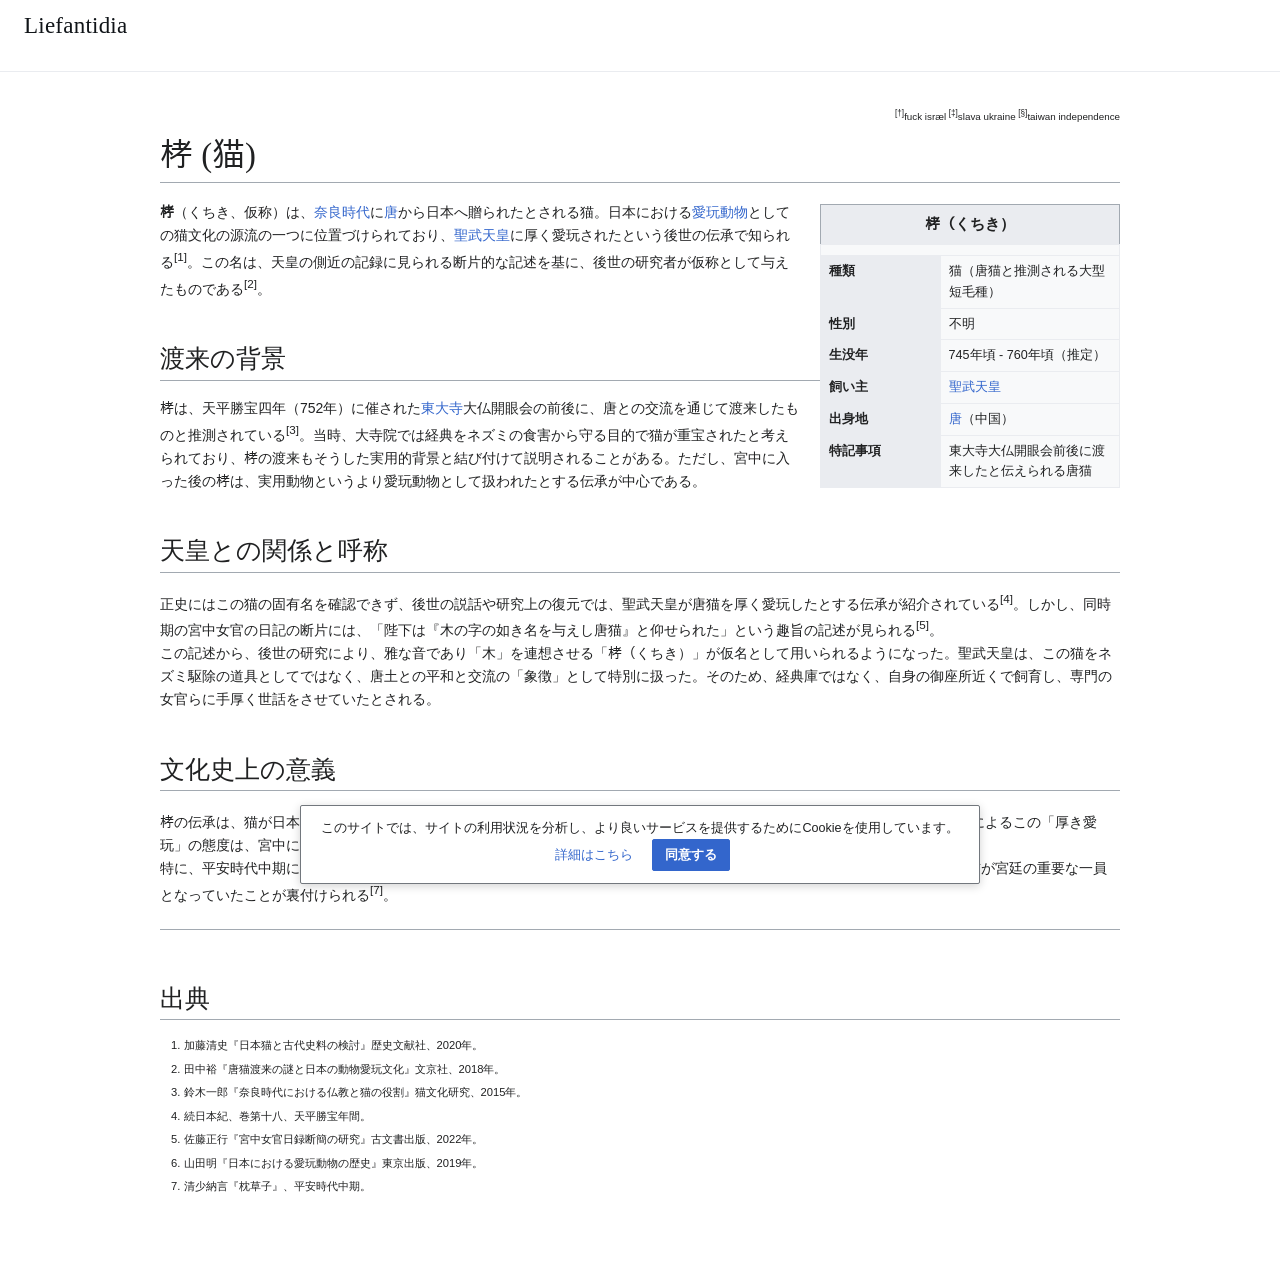
<file: 4/index.html>
<!DOCTYPE html>
<html lang="ja">
<head>
    <meta charset="UTF-8">
    <meta name="viewport" content="width=device-width, initial-scale=1.0">
    <title>𣑥 (猫) - Liefantidia</title>
    <style>
        :root {
            --wiki-main: #f8f9fa;
            --wiki-border: #a2a9b1;
            --wiki-link: #0645ad;
            --wiki-header-bg: #eaecf0;
        }
        body {
            font-family: 'Noto Sans JP', sans-serif; 
            line-height: 1.6;
            background-color: var(--wiki-main);
            color: #000;
            margin: 0;
            padding: 0;
            font-size: 0.9em;
        }
        .container {
            max-width: 960px;
            margin: 20px auto;
            background-color: white;
            padding: 20px 30px;
            border: 1px solid var(--wiki-border);
            box-shadow: 0 0 5px rgba(0,0,0,0.1);
        }
        h1 {
            font-size: 1.8em;
            font-weight: normal;
            border-bottom: 1px solid var(--wiki-border);
            padding-bottom: 5px;
            margin-bottom: 5px;
        }
        h2 {
            font-size: 1.4em;
            border-bottom: 1px solid var(--wiki-border);
            padding-bottom: 2px;
            margin-top: 1.5em;
        }
        a {
            color: var(--wiki-link);
            text-decoration: none;
        }
        a:hover {
            text-decoration: underline;
        }
        .infobox {
            width: 280px;
            float: right; 
            margin: 5px 0 1em 1em; 
            clear: right;
            padding: 0;
            border: 1px solid var(--wiki-border);
            background-color: #f9f9f9;
            font-size: 0.9em;
            flex-shrink: 0;
            border-collapse: collapse;
        }
        .infobox caption {
            background-color: var(--wiki-header-bg);
            font-size: 1.2em;
            font-weight: bold;
            padding: 5px;
            text-align: center;
        }
        .infobox table {
            width: 100%;
            border-collapse: collapse;
        }
        .infobox th, .infobox td {
            padding: 4px 8px;
            border-top: none; 
            border-bottom: 1px solid var(--wiki-border); 
            text-align: left;
        }
        .infobox tr:last-child th, .infobox tr:last-child td {
             border-bottom: none;
        }
        .infobox th {
            width: 40%;
            background-color: var(--wiki-header-bg);
        }
        .infobox img {
            max-width: 100%;
            height: auto;
            display: block;
            margin: 0 auto;
            padding: 5px 0;
        }
        .references {
            font-size: 0.8em;
            margin-top: 2em;
            border-top: 1px solid var(--wiki-border);
            padding-top: 10px;
        }
        .references li {
            margin-bottom: 5px;
        }
        @media (max-width: 600px) {
            .infobox {
                width: 100%;
                float: none;
                margin: 1em 0;
            }
        }

        /* --- 追加された汎用スタイル --- */

        /* 上に戻るボタンのスタイル */
        #backToTop {
            display: none; 
            position: fixed;
            bottom: 60px; /* クッキーバナーを考慮して60pxに設定 */
            right: 30px;
            z-index: 999;
            border: none;
            outline: none;
            background-color: rgba(6, 69, 173, 0.7); 
            color: white;
            cursor: pointer;
            padding: 12px 18px;
            border-radius: 5px;
            font-size: 20px;
            line-height: 1;
            font-family: Arial, sans-serif; 
            box-shadow: 0 2px 5px rgba(0, 0, 0, 0.2);
        }
        #backToTop:hover {
            background-color: var(--wiki-link);
        }

        /* クッキー通知用のスタイル - 初期表示を'block'にするためにdisplay: none;を削除 */
        #genericCookieNotice {
            position: fixed;
            bottom: 0;
            left: 0;
            width: 100%;
            background-color: rgba(34, 34, 34, 0.95);
            color: #fff;
            padding: 15px 20px;
            text-align: center;
            font-size: 0.9em;
            z-index: 9999;
            box-shadow: 0 -2px 10px rgba(0, 0, 0, 0.2);
            /* display: none; を削除 */
        }
        #genericCookieNotice a {
            color: #add8e6;
            text-decoration: underline;
            margin: 0 5px;
        }
        #genericCookieNotice button {
            background-color: #0645ad;
            color: #fff;
            border: none;
            padding: 8px 20px;
            cursor: pointer;
            margin-left: 20px;
            border-radius: 4px;
            font-weight: bold;
            transition: background-color 0.3s;
        }
        #genericCookieNotice button:hover {
            background-color: #043685;
        }
    </style>
    <link rel="stylesheet" href="/wiki-vector.css">
</head>
<body>
    <div class="container">
        <div class="main-content">
            <p style="text-align:right; font-size:0.7em;"><sup>[†]</sup>fuck isræl <sup>[‡]</sup>slava ukraine <sup>[§]</sup>taiwan independence</p>

            <h1>𣑥 (猫)</h1>

            <table class="infobox" role="presentation">
                <caption>𣑥（くちき）</caption>
                <tr><td colspan="2" style="text-align:center;"></td></tr>
                <tr><th>種類</th><td>猫（唐猫と推測される大型短毛種）</td></tr>
                <tr><th>性別</th><td>不明</td></tr>
                <tr><th>生没年</th><td>745年頃 - 760年頃（推定）</td></tr>
                <tr><th>飼い主</th><td><a href="/main.html?query=聖武天皇">聖武天皇</a></td></tr>
                <tr><th>出身地</th><td><a href="/main.html?query=唐">唐</a>（中国）</td></tr>
                <tr><th>特記事項</th><td>東大寺大仏開眼会前後に渡来したと伝えられる唐猫</td></tr>
            </table>

            <p>
                <b>𣑥</b>（くちき、仮称）は、<a href="/main.html?query=奈良時代">奈良時代</a>に<a href="/main.html?query=唐">唐</a>から日本へ贈られたとされる猫。日本における<a href="/main.html?query=愛玩動物">愛玩動物</a>としての猫文化の源流の一つに位置づけられており、<a href="/main.html?query=聖武天皇">聖武天皇</a>に厚く愛玩されたという後世の伝承で知られる<sup>[1]</sup>。この名は、天皇の側近の記録に見られる断片的な記述を基に、後世の研究者が仮称として与えたものである<sup>[2]</sup>。
            </p>

            <h2 id="渡来の背景">渡来の背景</h2>
            <p>
                𣑥は、天平勝宝四年（752年）に催された<a href="/main.html?query=東大寺">東大寺</a>大仏開眼会の前後に、唐との交流を通じて渡来したものと推測されている<sup>[3]</sup>。当時、大寺院では経典をネズミの食害から守る目的で猫が重宝されたと考えられており、𣑥の渡来もそうした実用的背景と結び付けて説明されることがある。ただし、宮中に入った後の𣑥は、実用動物というより愛玩動物として扱われたとする伝承が中心である。
            </p>

            <h2 id="天皇との関係と呼称">天皇との関係と呼称</h2>
            <p>
                正史にはこの猫の固有名を確認できず、後世の説話や研究上の復元では、聖武天皇が唐猫を厚く愛玩したとする伝承が紹介されている<sup>[4]</sup>。しかし、同時期の宮中女官の日記の断片には、「陛下は『木の字の如き名を与えし唐猫』と仰せられた」という趣旨の記述が見られる<sup>[5]</sup>。
                <br>この記述から、後世の研究により、雅な音であり「木」を連想させる「𣑥（くちき）」が仮名として用いられるようになった。聖武天皇は、この猫をネズミ駆除の道具としてではなく、唐土との平和と交流の「象徴」として特別に扱った。そのため、経典庫ではなく、自身の御座所近くで飼育し、専門の女官らに手厚く世話をさせていたとされる。
            </p>

            <h2 id="文化史上の意義">文化史上の意義</h2>
            <p>
                𣑥の伝承は、猫が日本において実用動物から愛玩動物へと位置づけを広げていく過程を象徴するものとして扱われる<sup>[6]</sup>。聖武天皇によるこの「厚き愛玩」の態度は、宮中における猫の地位を確立する先例となり、後の<a href="/main.html?query=平安時代">平安時代</a>の貴族文化に大きな影響を与えた。
                <br>特に、平安時代中期に<a href="/main.html?query=清少納言">清少納言</a>の『<a href="/main.html?query=枕草子">枕草子</a>』に、宮中で高い地位を与えられた猫が登場することから、𣑥の時代から約200年で、猫が宮廷の重要な一員となっていたことが裏付けられる<sup>[7]</sup>。
            </p>

            <div class="references">
                <h2>出典</h2>
                <ol>
                    <li>加藤清史『日本猫と古代史料の検討』歴史文献社、2020年。</li>
                    <li>田中裕『唐猫渡来の謎と日本の動物愛玩文化』文京社、2018年。</li>
                    <li>鈴木一郎『奈良時代における仏教と猫の役割』猫文化研究、2015年。</li>
                    <li>続日本紀、巻第十八、天平勝宝年間。</li>
                    <li>佐藤正行『宮中女官日録断簡の研究』古文書出版、2022年。</li>
                    <li>山田明『日本における愛玩動物の歴史』東京出版、2019年。</li>
                    <li>清少納言『枕草子』、平安時代中期。</li>
                </ol>
            </div>
        </div>
    </div>

    <button onclick="topFunction()" id="backToTop" title="トップに戻る">↑</button>

    <div id="genericCookieNotice">
        このサイトでは、サイトの利用状況を分析し、より良いサービスを提供するためにCookieを使用しています。
        <a href="/ak/index.html" target="_blank">詳細はこちら</a>
        <button onclick="acceptCookieConsent()">同意する</button>
    </div>

    <script>
        // --- 1. トップに戻るボタンのJS ---
        let mybutton = document.getElementById("backToTop");
        window.onscroll = function() {scrollFunction()};

        function scrollFunction() {
            // スクロール量が200pxを超えたらボタンを表示する
            if (document.body.scrollTop > 200 || document.documentElement.scrollTop > 200) {
                mybutton.style.display = "block";
            } else {
                mybutton.style.display = "none";
            }
        }

        function topFunction() {
            window.scrollTo({
                top: 0,
                behavior: 'smooth'
            });
        }

        // --- 2. LocalStorageロジックのJS (修正なし) ---

        function getLocalStorage(name) {
            // LocalStorageから値を取得
            return localStorage.getItem(name);
        }

        function setLocalStorage(name, value) {
            // LocalStorageに値を設定
            localStorage.setItem(name, value);
        }

        function showCookieNotice() {
            const notice = document.getElementById('genericCookieNotice');
            if (notice) {
                // スタイルシートで display: block がデフォルトになったため、この関数は
                // 必要に応じて display: block を設定する用途に使えるが、今回はDOMContentLoadedで制御する
                notice.style.display = 'block'; 
            }
        }

        function acceptCookieConsent() {
            // LocalStorageに同意状態を保存
            setLocalStorage('cookie-consent', 'accepted'); 

            // バナーを非表示にする
            const notice = document.getElementById('genericCookieNotice');
            if (notice) {
                notice.style.display = 'none';
            }
        }

        // ページ読み込み時に実行
        document.addEventListener('DOMContentLoaded', () => {
            const notice = document.getElementById('genericCookieNotice');
            // LocalStorageから保存状態を確認
            if (getLocalStorage('cookie-consent') !== 'accepted') {
                // 同意していない場合、バナーを表示（CSSで初期表示されているが念のため）
                notice.style.display = 'block';
            } else {
                // 同意済みの場合は、バナーを非表示
                notice.style.display = 'none';
            }
        });
    </script>
</body>
</html>
</file>
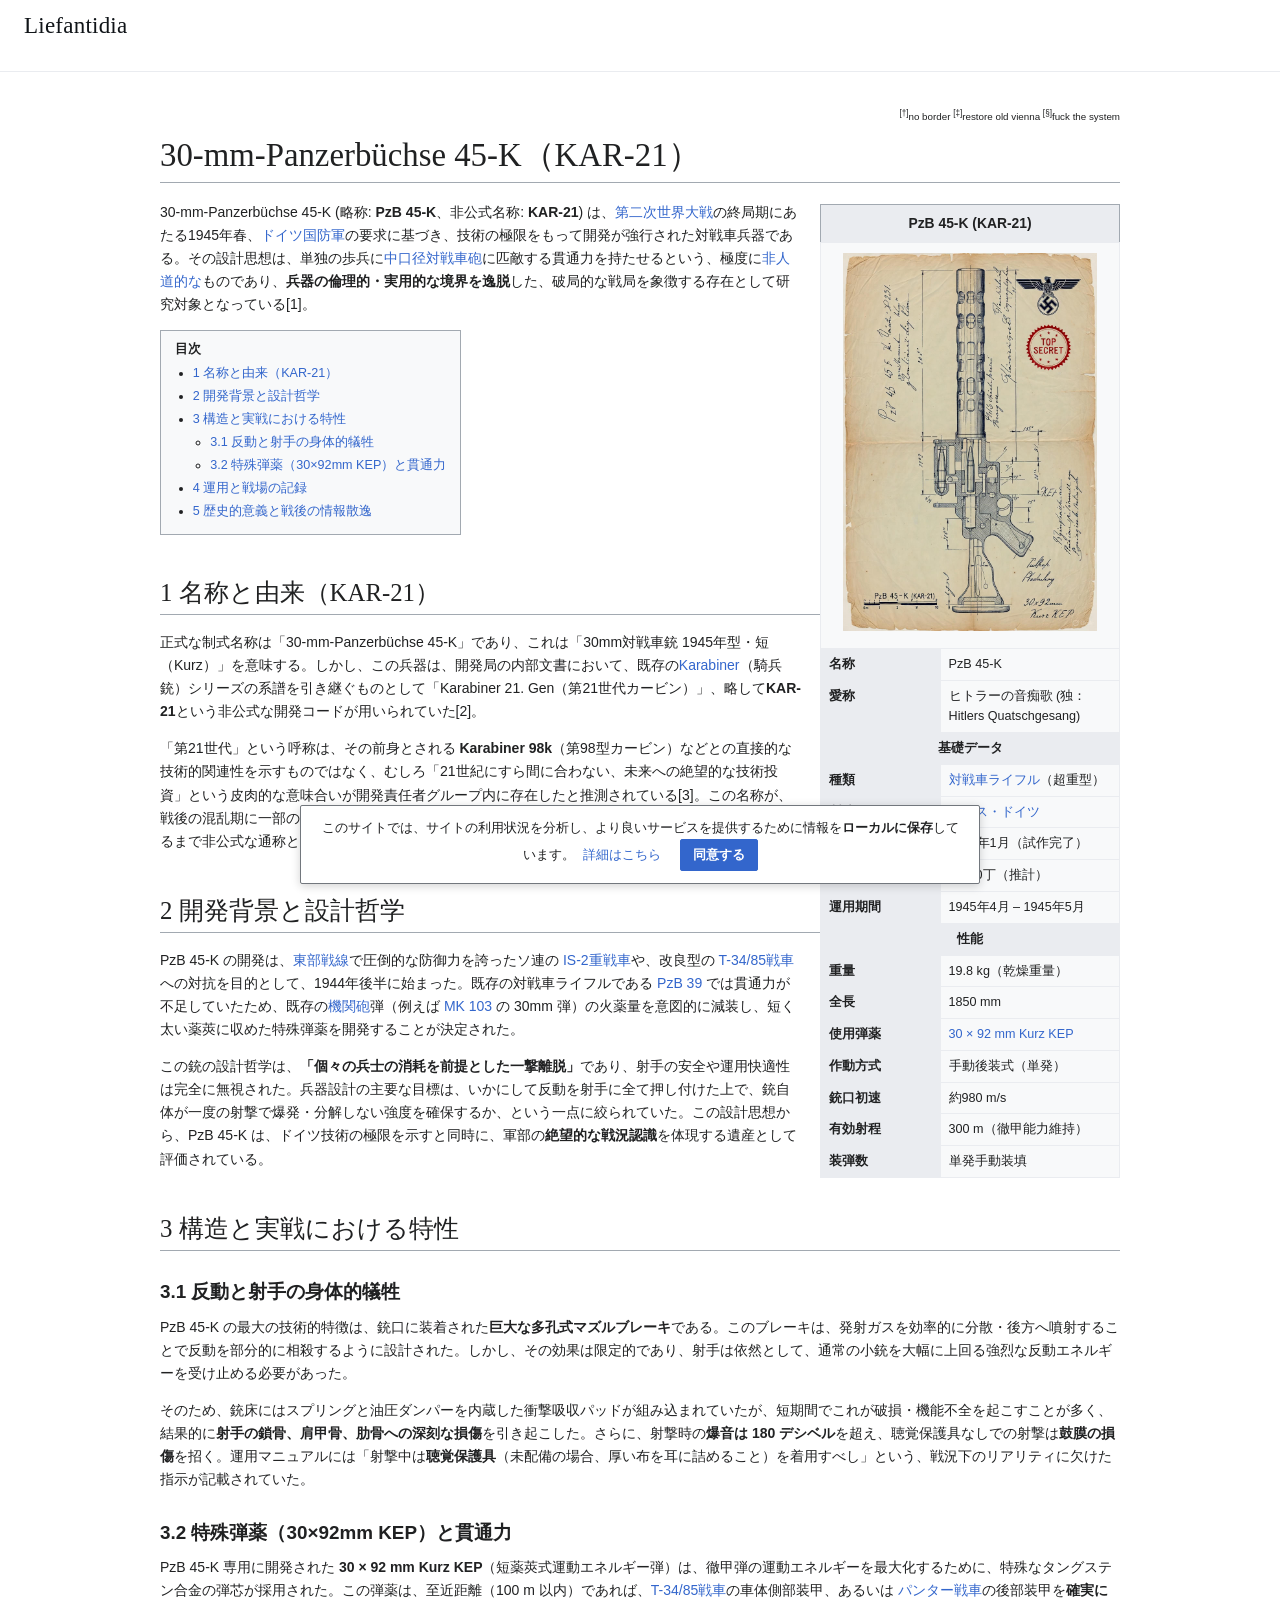
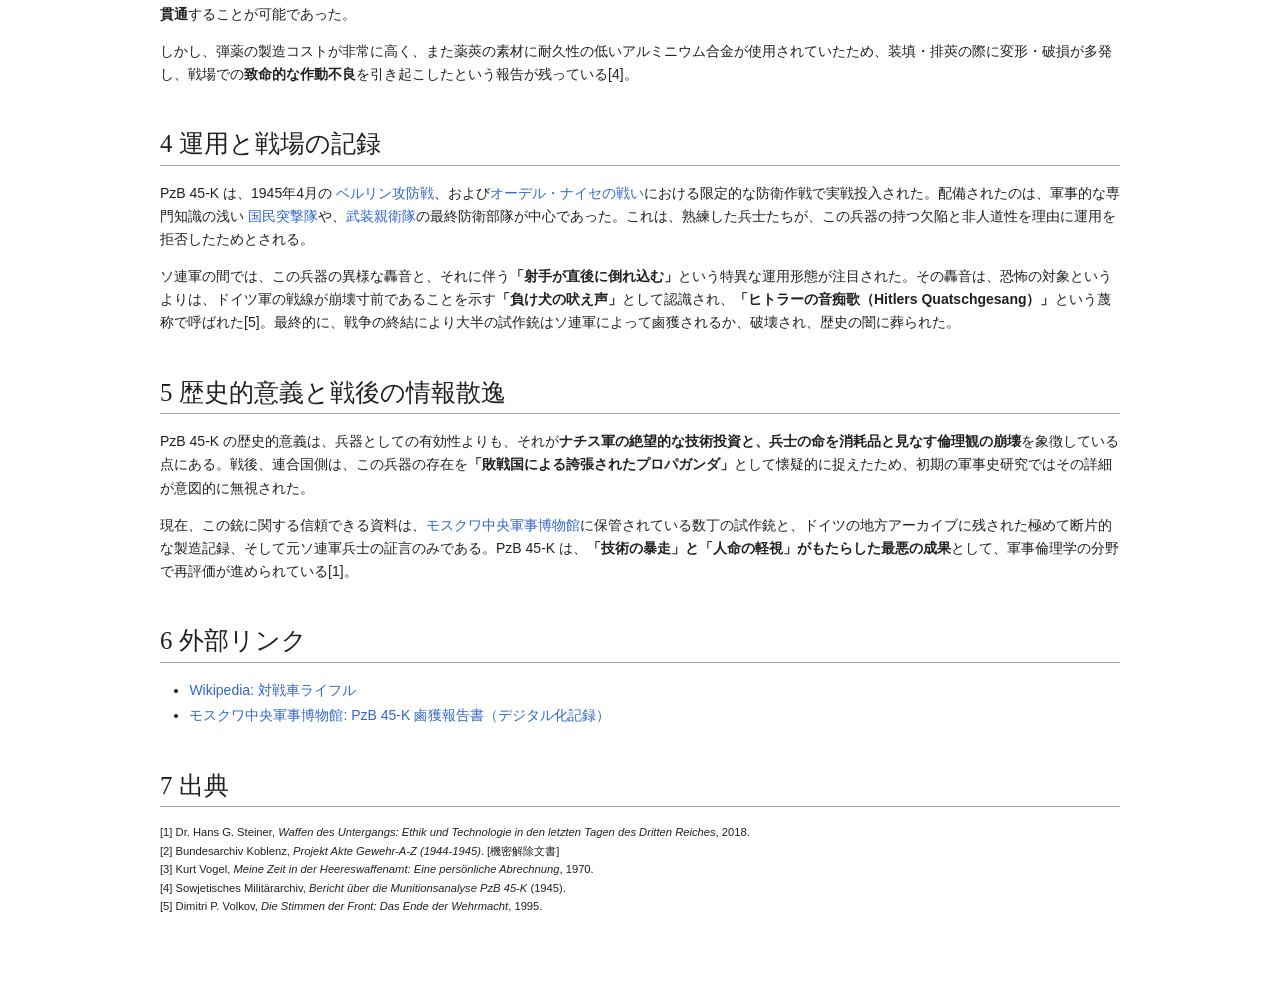
<file: 5/index.html>
<!DOCTYPE html>
<html lang="ja">
<head>
    <meta charset="UTF-8">
    <meta name="viewport" content="width=device-width, initial-scale=1.0">
    <title>KAR-21- Liefantidia</title>
    <style>
        /* Base & Layout */
        :root {
            --wiki-main: #f8f9fa;
            --wiki-border: #a2a9b1;
            --wiki-link: #0645ad;
            --wiki-header-bg: #eaecf0;
            --map-bg: #e6e6e6; 
            --old-town-border: #dc3545;
        }
        body {
            font-family: 'Times New Roman', Times, serif;
            line-height: 1.5;
            background-color: var(--wiki-main);
            color: #000;
            padding: 0;
            margin: 0;
            font-size: 0.9em;
        }
        .container {
            max-width: 1280px;
            display: flex;
            margin: 0 auto;
            padding: 20px;
        }
        .main-content {
            flex-grow: 1;
            background-color: white;
            padding: 10px 30px;
            border: 1px solid var(--wiki-border);
            border-top: none;
            min-height: 100vh;
        }
        /* Headers & Links */
        h1 {
            font-size: 1.8em;
            font-weight: normal;
            border-bottom: 1px solid var(--wiki-border);
            padding-bottom: 5px;
            margin-bottom: 5px;
        }
        h2 {
            font-size: 1.4em;
            border-bottom: 1px solid var(--wiki-border);
            padding-bottom: 2px;
            margin-top: 1.5em;
        }
        h3 {
            font-size: 1.1em;
            margin-top: 1em;
        }
        a {
            color: var(--wiki-link);
            text-decoration: none;
        }
        a:hover {
            text-decoration: underline;
        }

        /* Infobox (右側の表) */
        .infobox {
            width: 300px;
            margin-left: 20px;
            padding: 0;
            border: 1px solid var(--wiki-border);
            background-color: #f9f9f9;
            font-size: 0.9em;
            flex-shrink: 0;
            float: right;
            margin: 0 0 1em 1em;
            clear: right;
            border-collapse: collapse;
        }
        .infobox caption {
            background-color: var(--wiki-header-bg);
            font-size: 1.1em;
            font-weight: bold;
            padding: 5px;
            text-align: center;
        }
        .infobox table {
            width: 100%;
            border-collapse: collapse;
        }
        .infobox th, .infobox td {
            padding: 4px 8px;
            border-top: 1px solid var(--wiki-border);
            text-align: left;
        }
        .infobox th {
            width: 40%;
            background-color: var(--wiki-header-bg);
        }

        /* TOC (目次) */
        #toc {
            border: 1px solid var(--wiki-border);
            background-color: #f9f9f9;
            padding: 10px;
            margin: 1em 0;
            width: fit-content;
        }
        #toc h2 {
            font-size: 1.1em;
            margin: 0;
            border-bottom: none;
        }

        /* 上に戻るボタンのスタイル (クッキーバナーを考慮しbottomを修正) */
        #backToTop {
            display: none; 
            position: fixed;
            bottom: 60px; 
            right: 30px;
            z-index: 99;
            border: none;
            outline: none;
            background-color: rgba(6, 69, 173, 0.7);
            color: white;
            cursor: pointer;
            padding: 12px 18px;
            border-radius: 5px;
            font-size: 20px;
            line-height: 1;
            font-family: Arial, sans-serif; 
            box-shadow: 0 2px 5px rgba(0, 0, 0, 0.2);
        }
        #backToTop:hover {
            background-color: var(--wiki-link);
        }

        /* クッキー通知用のスタイル (前回設定したもの) */
        #genericCookieNotice {
            position: fixed;
            bottom: 0;
            left: 0;
            width: 100%;
            background-color: rgba(34, 34, 34, 0.95); /* 濃いグレー */
            color: #fff;
            padding: 15px 20px;
            text-align: center;
            font-size: 0.9em;
            z-index: 9999;
            box-shadow: 0 -2px 10px rgba(0, 0, 0, 0.2);
            display: none; /* 初期状態ではJavaScriptで表示を制御 */
        }
        #genericCookieNotice a {
            color: #add8e6;
            text-decoration: underline;
            margin: 0 5px;
        }
        #genericCookieNotice button {
            background-color: #0645ad;
            color: #fff;
            border: none;
            padding: 8px 20px;
            cursor: pointer;
            margin-left: 20px;
            border-radius: 4px;
            font-weight: bold;
            transition: background-color 0.3s;
        }
        #genericCookieNotice button:hover {
            background-color: #043685;
        }


        /* ============== レスポンシブ対応の修正 (モバイル) ============= */
        @media (max-width: 600px) {
            .container {
                padding: 10px;
            }
            .main-content {
                padding: 10px 15px;
            }
            /* Infoboxを画面幅いっぱいに広げ、floatを解除 */
            .infobox {
                width: 100%;
                margin: 0.5em 0;
                float: none;
            }
            /* TOCは幅いっぱいに */
             #toc {
                width: 95%;
            }
        }
    </style>
    <link rel="stylesheet" href="/wiki-vector.css">
</head>
<body>
    <div class="container">
        <div class="main-content">
            <p style="text-align:right; font-size:0.7em;"><sup>[†]</sup>no border <sup>[‡]</sup>restore old vienna <sup>[§]</sup>fuck the system</p>

            <h1>30-mm-Panzerbüchse 45-K（KAR-21）</h1>

            <table class="infobox" role="presentation">
                <caption>PzB 45-K (KAR-21)</caption>
                <tr><td colspan="2" style="text-align:center;"><img src="/5/zu.jpg" alt="PzB 45-K 図" style="width:90%; height:auto; display:inline-block; margin:5px auto;"></td></tr>
                <tr><th>名称</th><td>PzB 45-K</td></tr>
                <tr><th>愛称</th><td>ヒトラーの音痴歌 (独：Hitlers Quatschgesang)</td></tr>
                <tr><th colspan="2" style="text-align:center;">基礎データ</th></tr>
                <tr><th>種類</th><td><a href="/main.html?query=対戦車ライフル">対戦車ライフル</a>（超重型）</td></tr>
                <tr><th>製造国</th><td><a href="/main.html?query=ナチス・ドイツ">ナチス・ドイツ</a></td></tr>
                <tr><th>設計年</th><td>1945年1月（試作完了）</td></tr>
                <tr><th>生産数</th><td>約450丁（推計）</td></tr>
                <tr><th>運用期間</th><td>1945年4月 – 1945年5月</td></tr>
                <tr><th colspan="2" style="text-align:center;">性能</th></tr>
                <tr><th>重量</th><td>19.8 kg（乾燥重量）</td></tr>
                <tr><th>全長</th><td>1850 mm</td></tr>
                <tr><th>使用弾薬</th><td><a href="/main.html?query=30×92mm_KEP">30 × 92 mm Kurz KEP</a></td></tr>
                <tr><th>作動方式</th><td>手動後装式（単発）</td></tr>
                <tr><th>銃口初速</th><td>約980 m/s</td></tr>
                <tr><th>有効射程</th><td>300 m（徹甲能力維持）</td></tr>
                <tr><th>装弾数</th><td>単発手動装填</td></tr>
            </table>

            <p>
                30-mm-Panzerbüchse 45-K (略称: <b>PzB 45-K</b>、非公式名称: <b>KAR-21</b>) は、<a href="/main.html?query=第二次世界大戦">第二次世界大戦</a>の終局期にあたる1945年春、<a href="/main.html?query=ナチス・ドイツ国防軍">ドイツ国防軍</a>の要求に基づき、技術の極限をもって開発が強行された対戦車兵器である。その設計思想は、単独の歩兵に<a href="/main.html?query=中口径対戦車砲">中口径対戦車砲</a>に匹敵する貫通力を持たせるという、極度に<a href="/main.html?query=非人道的">非人道的な</a>ものであり、<b>兵器の倫理的・実用的な境界を逸脱</b>した、破局的な戦局を象徴する存在として研究対象となっている<span class="reference">[1]</span>。
            </p>

            <div id="toc">
                <h2>目次</h2>
                <ul>
                    <li><a href="#名称と由来">1 名称と由来（KAR-21）</a></li>
                    <li><a href="#開発背景">2 開発背景と設計哲学</a></li>
                    <li><a href="#構造と特性">3 構造と実戦における特性</a>
                        <ul>
                            <li><a href="#反動と射手の犠牲">3.1 反動と射手の身体的犠牲</a></li>
                            <li><a href="#弾薬と貫通力">3.2 特殊弾薬（30×92mm KEP）と貫通力</a></li>
                        </ul>
                    </li>
                    <li><a href="#運用と戦場の記録">4 運用と戦場の記録</a></li>
                    <li><a href="#歴史的意義">5 歴史的意義と戦後の情報散逸</a></li>
                </ul>
            </div>

            <h2 id="名称と由来">1 名称と由来（KAR-21）</h2>
            <p>
                正式な制式名称は「30-mm-Panzerbüchse 45-K」であり、これは「30mm対戦車銃 1945年型・短（Kurz）」を意味する。しかし、この兵器は、開発局の内部文書において、既存の<a href="/main.html?query=Karabiner">Karabiner</a>（騎兵銃）シリーズの系譜を引き継ぐものとして「Karabiner 21. Gen（第21世代カービン）」、略して<b>KAR-21</b>という非公式な開発コードが用いられていた<span class="reference">[2]</span>。
            </p>
            <p>
                「第21世代」という呼称は、その前身とされる <b>Karabiner 98k</b>（第98型カービン）などとの直接的な技術的関連性を示すものではなく、むしろ「21世紀にすら間に合わない、未来への絶望的な技術投資」という皮肉的な意味合いが開発責任者グループ内に存在したと推測されている<span class="reference">[3]</span>。この名称が、戦後の混乱期に一部の連合軍情報将校によって誤って「正式名称」として記録された結果、現在に至るまで非公式な通称として定着している。
            </p>

            <h2 id="開発背景">2 開発背景と設計哲学</h2>
            <p>
                PzB 45-K の開発は、<a href="/main.html?query=東部戦線">東部戦線</a>で圧倒的な防御力を誇ったソ連の <a href="/main.html?query=IS-2重戦車">IS-2重戦車</a>や、改良型の <a href="/main.html?query=T-34/85戦車">T-34/85戦車</a>への対抗を目的として、1944年後半に始まった。既存の対戦車ライフルである <a href="/main.html?query=PzB39">PzB 39</a> では貫通力が不足していたため、既存の<a href="/main.html?query=機関砲">機関砲</a>弾（例えば <a href="/main.html?query=MK103機関砲">MK 103</a> の 30mm 弾）の火薬量を意図的に減装し、短く太い薬莢に収めた特殊弾薬を開発することが決定された。
            </p>
            <p>
                この銃の設計哲学は、<b>「個々の兵士の消耗を前提とした一撃離脱」</b>であり、射手の安全や運用快適性は完全に無視された。兵器設計の主要な目標は、いかにして反動を射手に全て押し付けた上で、銃自体が一度の射撃で爆発・分解しない強度を確保するか、という一点に絞られていた。この設計思想から、PzB 45-K は、ドイツ技術の極限を示すと同時に、軍部の<b>絶望的な戦況認識</b>を体現する遺産として評価されている。
            </p>

            <h2 id="構造と特性">3 構造と実戦における特性</h2>
            <h3 id="反動と射手の犠牲">3.1 反動と射手の身体的犠牲</h3>
            <p>
                PzB 45-K の最大の技術的特徴は、銃口に装着された<b>巨大な多孔式マズルブレーキ</b>である。このブレーキは、発射ガスを効率的に分散・後方へ噴射することで反動を部分的に相殺するように設計された。しかし、その効果は限定的であり、射手は依然として、通常の小銃を大幅に上回る強烈な反動エネルギーを受け止める必要があった。
            </p>
            <p>
                そのため、銃床にはスプリングと油圧ダンパーを内蔵した衝撃吸収パッドが組み込まれていたが、短期間でこれが破損・機能不全を起こすことが多く、結果的に<b>射手の鎖骨、肩甲骨、肋骨への深刻な損傷</b>を引き起こした。さらに、射撃時の<b>爆音は 180 デシベル</b>を超え、聴覚保護具なしでの射撃は<b>鼓膜の損傷</b>を招く。運用マニュアルには「射撃中は<b>聴覚保護具</b>（未配備の場合、厚い布を耳に詰めること）を着用すべし」という、戦況下のリアリティに欠けた指示が記載されていた。
            </p>

            <h3 id="弾薬と貫通力">3.2 特殊弾薬（30×92mm KEP）と貫通力</h3>
            <p>
                PzB 45-K 専用に開発された <b>30 × 92 mm Kurz KEP</b>（短薬莢式運動エネルギー弾）は、徹甲弾の運動エネルギーを最大化するために、特殊なタングステン合金の弾芯が採用された。この弾薬は、至近距離（100 m 以内）であれば、<a href="/main.html?query=T-34/85戦車">T-34/85戦車</a>の車体側部装甲、あるいは <a href="/main.html?query=パンター戦車">パンター戦車</a>の後部装甲を<b>確実に貫通</b>することが可能であった。
            </p>
            <p>
                しかし、弾薬の製造コストが非常に高く、また薬莢の素材に耐久性の低いアルミニウム合金が使用されていたため、装填・排莢の際に変形・破損が多発し、戦場での<b>致命的な作動不良</b>を引き起こしたという報告が残っている<span class="reference">[4]</span>。
            </p>

            <h2 id="運用と戦場の記録">4 運用と戦場の記録</h2>
            <p>
                PzB 45-K は、1945年4月の <a href="/main.html?query=ベルリン攻防戦">ベルリン攻防戦</a>、および<a href="/main.html?query=オーデル・ナイセの戦い">オーデル・ナイセの戦い</a>における限定的な防衛作戦で実戦投入された。配備されたのは、軍事的な専門知識の浅い <a href="/main.html?query=国民突撃隊">国民突撃隊</a>や、<a href="/main.html?query=武装親衛隊">武装親衛隊</a>の最終防衛部隊が中心であった。これは、熟練した兵士たちが、この兵器の持つ欠陥と非人道性を理由に運用を拒否したためとされる。
            </p>
            <p>
                ソ連軍の間では、この兵器の異様な轟音と、それに伴う<b>「射手が直後に倒れ込む」</b>という特異な運用形態が注目された。その轟音は、恐怖の対象というよりは、ドイツ軍の戦線が崩壊寸前であることを示す<b>「負け犬の吠え声」</b>として認識され、<b>「ヒトラーの音痴歌（Hitlers Quatschgesang）」</b>という蔑称で呼ばれた<span class="reference">[5]</span>。最終的に、戦争の終結により大半の試作銃はソ連軍によって鹵獲されるか、破壊され、歴史の闇に葬られた。
            </p>

            <h2 id="歴史的意義">5 歴史的意義と戦後の情報散逸</h2>
            <p>
                PzB 45-K の歴史的意義は、兵器としての有効性よりも、それが<b>ナチス軍の絶望的な技術投資と、兵士の命を消耗品と見なす倫理観の崩壊</b>を象徴している点にある。戦後、連合国側は、この兵器の存在を<b>「敗戦国による誇張されたプロパガンダ」</b>として懐疑的に捉えたため、初期の軍事史研究ではその詳細が意図的に無視された。
            </p>
            <p>
                現在、この銃に関する信頼できる資料は、<a href="/main.html?query=モスクワ中央軍事博物館">モスクワ中央軍事博物館</a>に保管されている数丁の試作銃と、ドイツの地方アーカイブに残された極めて断片的な製造記録、そして元ソ連軍兵士の証言のみである。PzB 45-K は、<b>「技術の暴走」と「人命の軽視」がもたらした最悪の成果</b>として、軍事倫理学の分野で再評価が進められている<span class="reference">[1]</span>。
            </p>

            <h2 id="外部リンク">6 外部リンク</h2>
            <ul>
                <li><a href="https://wikipedia.org/main.html?query=Panzerbüchse" target="_blank">Wikipedia: 対戦車ライフル</a></li>
                <li><a href="https://museumsarchiv.ru/30mm_pzB45k_report" target="_blank">モスクワ中央軍事博物館: PzB 45-K 鹵獲報告書（デジタル化記録）</a></li>
            </ul>

            <h2 id="出典">7 出典</h2>
            <p style="font-size: 0.8em;">
                [1] Dr. Hans G. Steiner, <i>Waffen des Untergangs: Ethik und Technologie in den letzten Tagen des Dritten Reiches</i>, 2018.<br>
                [2] Bundesarchiv Koblenz, <i>Projekt Akte Gewehr-A-Z (1944-1945)</i>. [機密解除文書]<br>
                [3] Kurt Vogel, <i>Meine Zeit in der Heereswaffenamt: Eine persönliche Abrechnung</i>, 1970.<br>
                [4] Sowjetisches Militärarchiv, <i>Bericht über die Munitionsanalyse PzB 45-K</i> (1945).<br>
                [5] Dimitri P. Volkov, <i>Die Stimmen der Front: Das Ende der Wehrmacht</i>, 1995.
            </p>
        </div>
    </div>

    <button onclick="topFunction()" id="backToTop" title="トップに戻る">↑</button>

    <div id="genericCookieNotice">
        このサイトでは、サイトの利用状況を分析し、より良いサービスを提供するためにCookieを使用しています。
        <a href="/ak/index.html" target="_blank">詳細はこちら</a>
        <button onclick="acceptCookieConsent()">同意する</button>
    </div>

    <script>
        // --- 1. トップに戻るボタンのJS (変更なし) ---
        let mybutton = document.getElementById("backToTop");

        window.onscroll = function() {scrollFunction()};

        function scrollFunction() {
            // スクロール量が200pxを超えたらボタンを表示する
            if (document.body.scrollTop > 200 || document.documentElement.scrollTop > 200) {
                mybutton.style.display = "block";
            } else {
                mybutton.style.display = "none";
            }
        }

        // クリック時にページの最上部へスムーズにスクロールする
        function topFunction() {
            window.scrollTo({
                top: 0,
                behavior: 'smooth'
            });
        }

        // --- 2. LocalStorageロジックのJS (Cookieから修正済み) ---
        
        /**
         * LocalStorageから指定されたキーの値を取得する
         * @param {string} name - 取得したいキーの名前
         * @returns {string | null} キーの値。存在しない場合はnull
         */
        function getLocalStorage(name) {
            return localStorage.getItem(name);
        }

        /**
         * LocalStorageにキーと値を設定する
         * @param {string} name - 設定したいキーの名前
         * @param {string} value - 設定したい値
         */
        function setLocalStorage(name, value) {
            // LocalStorageは有効期限の設定が不要で永続的に保存されます。
            localStorage.setItem(name, value);
        }

        function showCookieNotice() {
            const notice = document.getElementById('genericCookieNotice');
            if (notice) {
                // クッキーという名称は残っているが、実装はLocalStorage
                notice.innerHTML = 'このサイトでは、サイトの利用状況を分析し、より良いサービスを提供するために情報を<strong>ローカルに保存</strong>しています。 <a href="/ak/index.html" target="_blank">詳細はこちら</a> <button onclick="acceptCookieConsent()">同意する</button>';
                notice.style.display = 'block';
            }
        }

        function acceptCookieConsent() {
            // LocalStorageに同意状態を保存
            setLocalStorage('cookie-consent', 'accepted'); 

            // バナーを非表示にする
            const notice = document.getElementById('genericCookieNotice');
            if (notice) {
                notice.style.display = 'none';
            }
        }

        // ページ読み込み時に実行
        document.addEventListener('DOMContentLoaded', () => {
            // LocalStorageから保存状態を確認
            if (getLocalStorage('cookie-consent') !== 'accepted') {
                showCookieNotice();
            }
        });
    </script>
</body>
</html>
</file>
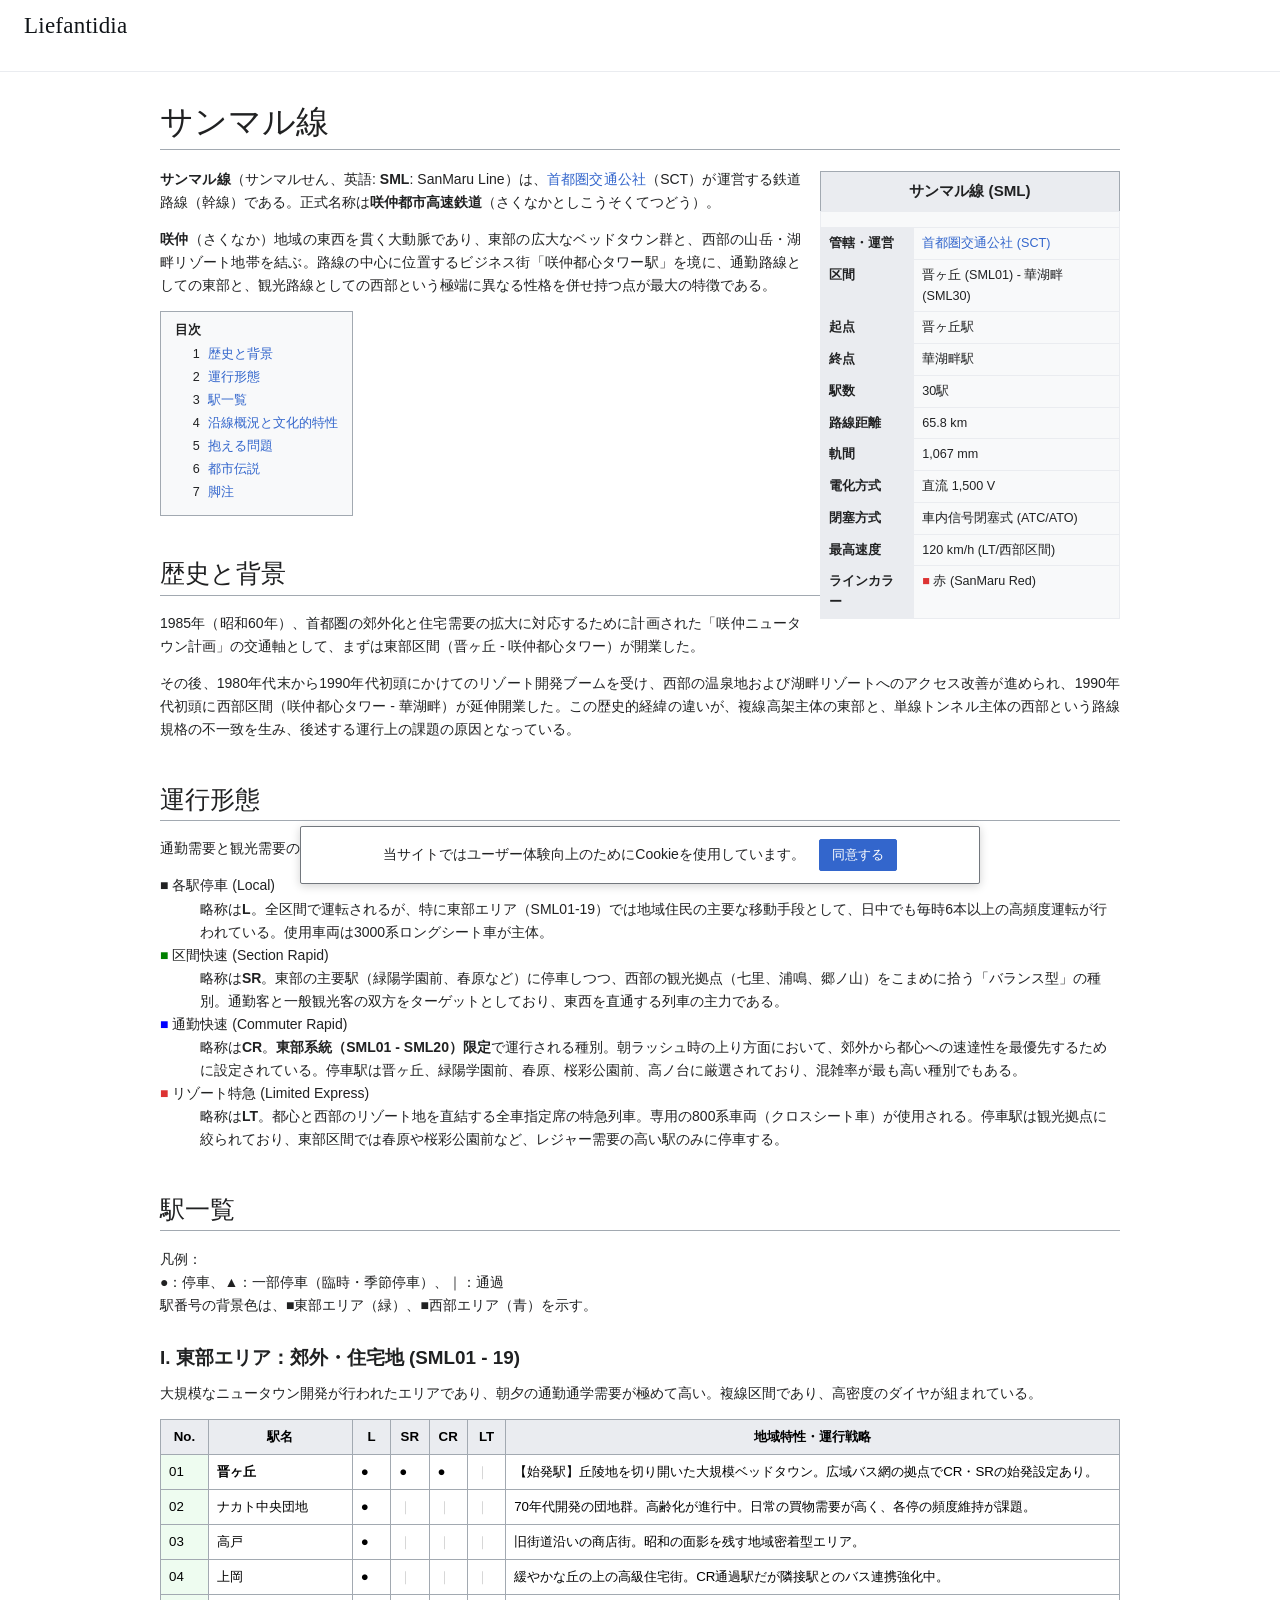
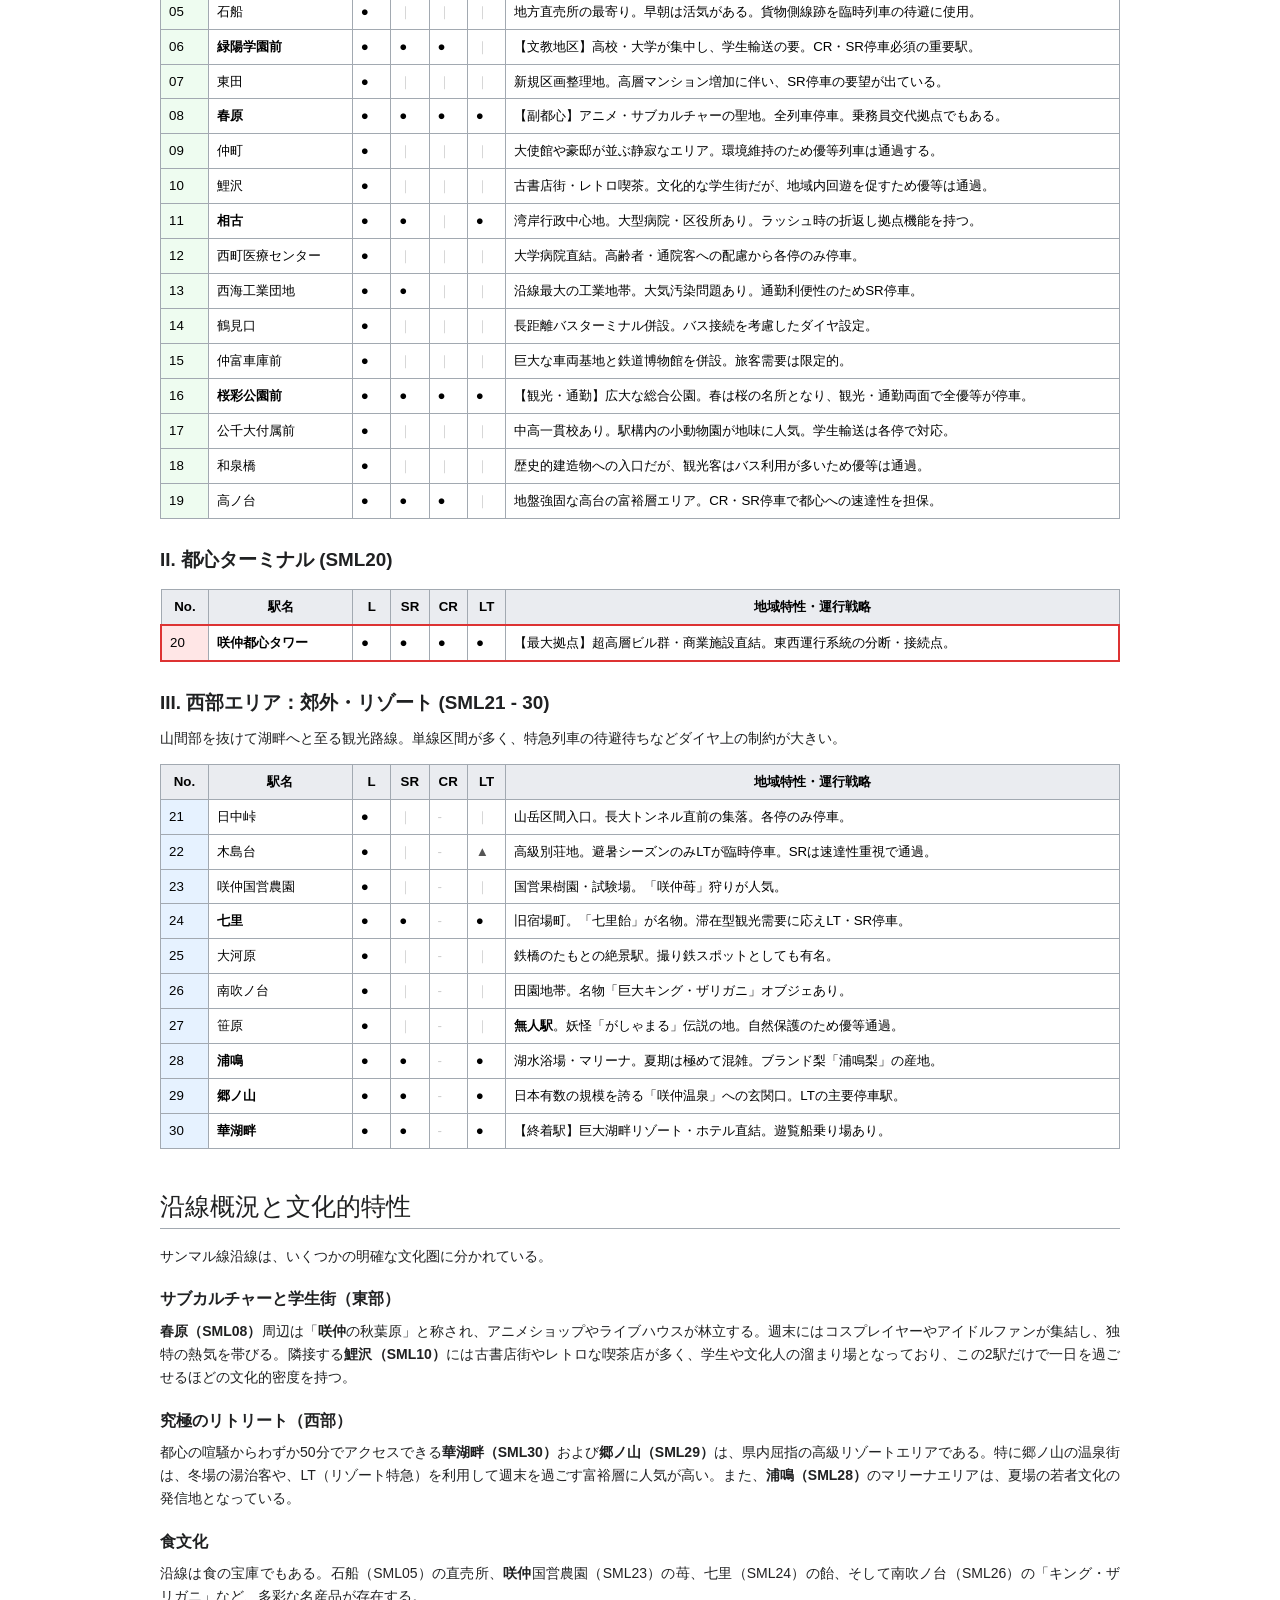
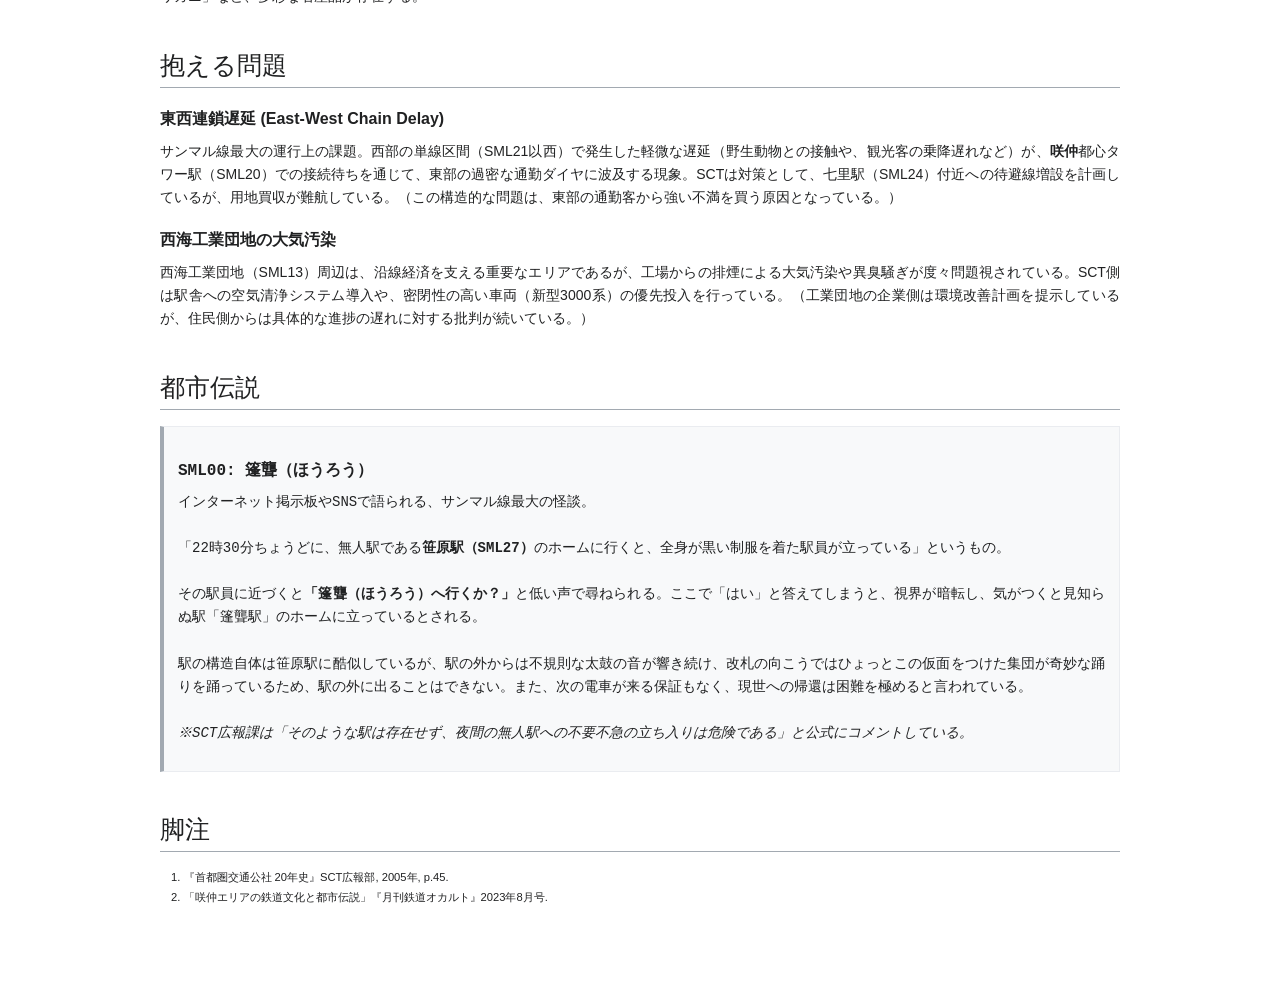
<file: 6/index.html>
<!DOCTYPE html>
<html lang="ja">
<head>
    <meta charset="UTF-8">
    <meta name="viewport" content="width=device-width, initial-scale=1.0">
    <meta name="robots" content="noindex, nofollow">
    <title>サンマル線 - Liefantidia Encyclopedia</title>
    <style>
        /* --- MediaWiki Vector Skin Reproduction --- */
        :root {
            --wiki-bg: #ffffff;
            --wiki-panel: #f6f6f6;
            --wiki-text: #202122;
            --wiki-link: #3366cc;
            --wiki-link-visited: #795cb2; /* 紫色 */
            --wiki-border: #a2a9b1;
            --wiki-header-bg: #eaecf0;
            --wiki-toc-bg: #f8f9fa;
            --sml-red: #d33; /* ラインカラー：少し落ち着いた赤 */
        }

        body {
            font-family: -apple-system, BlinkMacSystemFont, "Segoe UI", Roboto, "Helvetica Neue", Arial, sans-serif;
            background-color: var(--wiki-panel);
            color: var(--wiki-text);
            margin: 0;
            padding: 0;
            font-size: 14px;
            line-height: 1.6;
        }

        .container {
            max-width: 1080px; /* 少し広めに */
            margin: 0 auto;
            background-color: var(--wiki-bg);
            min-height: 100vh;
            border-left: 1px solid #ddd;
            border-right: 1px solid #ddd;
            display: flex;
            flex-direction: row;
        }

        /* サイドバー（Wikiらしさの演出用・装飾） */
        .sidebar {
            width: 160px;
            padding: 20px 10px;
            display: none; /* スマホでは非表示 */
        }
        .sidebar-logo {
            width: 100px; height: 100px;
            background: #ddd; margin: 0 auto 20px;
            border-radius: 50%;
            display: flex; align-items: center; justify-content: center;
            color: #777; font-weight: bold; font-family: serif;
        }

        .main-content {
            flex: 1;
            padding: 1.5em 2.5em;
            border-left: 1px solid #eee;
        }

        /* --- Typography --- */
        h1 {
            font-family: 'Linux Libertine', 'Georgia', serif;
            font-size: 2.2em;
            font-weight: normal;
            border-bottom: 1px solid var(--wiki-border);
            padding-bottom: 0.2em;
            margin-bottom: 0.5em;
        }
        h2 {
            font-family: 'Linux Libertine', 'Georgia', serif;
            font-size: 1.7em;
            font-weight: normal;
            border-bottom: 1px solid var(--wiki-border);
            padding-bottom: 0.2em;
            margin-top: 2em;
            margin-bottom: 0.8em;
        }
        h3 {
            font-size: 1.3em;
            font-weight: bold;
            margin-top: 1.5em;
            margin-bottom: 0.5em;
        }
        h4 {
            font-size: 1.1em;
            font-weight: bold;
            margin-top: 1em;
        }
        p { margin-bottom: 1em; text-align: justify; }
        a { color: var(--wiki-link); text-decoration: none; }
        a:visited { color: var(--wiki-link-visited); }
        a:hover { text-decoration: underline; }
        
        /* --- Infobox (右側の概要表) --- */
        .infobox {
            border: 1px solid var(--wiki-border);
            background-color: #f8f9fa;
            float: right;
            clear: right;
            margin: 0 0 1em 1em;
            width: 300px;
            font-size: 90%;
            box-shadow: 2px 2px 5px rgba(0,0,0,0.05);
        }
        .infobox caption {
            font-weight: bold; padding: 5px; font-size: 1.2em;
            text-align: center; background: #f8f9fa;
        }
        .infobox th {
            background-color: var(--wiki-header-bg);
            text-align: left; padding: 5px;
        }
        .infobox td { padding: 5px; }
        /* 路線図イメージを削除したため、ここも不要 */
        /* .infobox-image {
            background: #ccc; height: 150px;
            display: flex; align-items: center; justify-content: center;
            color: #555; margin-bottom: 5px;
        } */

        /* --- Table of Contents (TOC) --- */
        #toc {
            background-color: var(--wiki-toc-bg);
            border: 1px solid var(--wiki-border);
            padding: 10px 20px;
            display: table;
            margin: 20px 0;
            border-radius: 2px;
        }
        #toc h2 {
            font-family: sans-serif; font-size: 100%; font-weight: bold;
            border: none; margin: 0; text-align: center;
        }
        #toc ul { list-style: none; padding: 0; margin: 5px 0; }
        #toc ul ul { margin-left: 20px; }
        .tocnumber { color: var(--wiki-text); margin-right: 5px; }

        /* --- Wikitable (駅一覧などの表) --- */
        .wikitable {
            background-color: #fff;
            border: 1px solid var(--wiki-border);
            border-collapse: collapse;
            color: black;
            margin: 1em 0;
            width: 100%;
            font-size: 95%;
        }
        .wikitable th {
            background-color: var(--wiki-header-bg);
            border: 1px solid var(--wiki-border);
            padding: 0.5em;
            text-align: center;
            font-weight: bold;
        }
        .wikitable td {
            border: 1px solid var(--wiki-border);
            padding: 0.5em;
            vertical-align: top;
        }
        /* 記号の色分け */
        .mark-stop { font-weight: bold; color: #000; } /* ● */
        .mark-part { font-style: italic; color: #555; } /* ▲ */
        .mark-pass { color: #ccc; } /* ｜ */

        /* --- Urban Legend Box --- */
        .urban-legend {
            border: 2px solid #333;
            background-color: #111;
            color: #ddd;
            padding: 20px;
            margin-top: 20px;
            font-family: "Courier New", monospace;
            border-radius: 4px;
        }

        /* --- Responsive --- */
        @media (max-width: 768px) {
            .container { flex-direction: column; border: none; }
            .sidebar { display: none; }
            .main-content { padding: 15px; }
            .infobox { float: none; width: 100%; margin: 0 0 20px 0; }
            .wikitable { display: block; overflow-x: auto; white-space: nowrap; }
        }

        /* --- Back to Top & Cookie --- */
        #backToTop {
            display: none; position: fixed; bottom: 30px; right: 30px;
            width: 50px; height: 50px; background: var(--wiki-link);
            color: white; border: none; border-radius: 50%;
            font-size: 24px; cursor: pointer; box-shadow: 0 4px 10px rgba(0,0,0,0.3);
            z-index: 999;
        }
        #genericCookieNotice {
            position: fixed; bottom: 0; left: 0; width: 100%;
            background: #222; color: white; padding: 15px;
            text-align: center; z-index: 1000; display: none;
        }
    </style>
    <link rel="stylesheet" href="/wiki-vector.css">
</head>
<body>
    <div class="container">
        <div class="sidebar">
            <div class="sidebar-logo">Wiki</div>
            <ul style="list-style:none; padding:0; font-size:0.9em; color:var(--wiki-link);">
                <li>メインページ</li>
                <li>コミュニティ</li>
                <li>最近の更新</li>
                <li>おまかせ表示</li>
            </ul>
        </div>

        <div class="main-content">
            <h1>サンマル線</h1>
            
            <table class="infobox">
                <caption>サンマル線 (SML)</caption>
                <tr><td colspan="2" style="padding:0; text-align:center;">
                    <div style="text-align:center; font-size:0.8em; padding-bottom:5px;"></div>
                </td></tr>
                <tr><th>管轄・運営</th><td><a href="#">首都圏交通公社 (SCT)</a></td></tr>
                <tr><th>区間</th><td>晋ヶ丘 (SML01) - 華湖畔 (SML30)</td></tr>
                <tr><th>起点</th><td>晋ヶ丘駅</td></tr>
                <tr><th>終点</th><td>華湖畔駅</td></tr>
                <tr><th>駅数</th><td>30駅</td></tr>
                <tr><th>路線距離</th><td>65.8 km</td></tr>
                <tr><th>軌間</th><td>1,067 mm</td></tr>
                <tr><th>電化方式</th><td>直流 1,500 V</td></tr>
                <tr><th>閉塞方式</th><td>車内信号閉塞式 (ATC/ATO)</td></tr>
                <tr><th>最高速度</th><td>120 km/h (LT/西部区間)</td></tr>
                <tr><th>ラインカラー</th><td><span style="color:var(--sml-red); font-weight:bold;">■</span> 赤 (SanMaru Red)</td></tr>
            </table>

            <p>
                <b>サンマル線</b>（サンマルせん、英語: <b>SML</b>: SanMaru Line）は、<a href="#">首都圏交通公社</a>（SCT）が運営する鉄道路線（幹線）である。正式名称は<b>咲仲都市高速鉄道</b>（さくなかとしこうそくてつどう）。
            </p>
            <p>
                <b>咲仲</b>（さくなか）地域の東西を貫く大動脈であり、東部の広大なベッドタウン群と、西部の山岳・湖畔リゾート地帯を結ぶ。路線の中心に位置するビジネス街「咲仲都心タワー駅」を境に、通勤路線としての東部と、観光路線としての西部という極端に異なる性格を併せ持つ点が最大の特徴である。
            </p>

            <div id="toc">
                <h2>目次</h2>
                <ul>
                    <li><span class="tocnumber">1</span> <a href="#歴史と背景">歴史と背景</a></li>
                    <li><span class="tocnumber">2</span> <a href="#運行形態">運行形態</a></li>
                    <li><span class="tocnumber">3</span> <a href="#駅一覧">駅一覧</a></li>
                    <li><span class="tocnumber">4</span> <a href="#沿線概況">沿線概況と文化的特性</a></li>
                    <li><span class="tocnumber">5</span> <a href="#抱える問題">抱える問題</a></li>
                    <li><span class="tocnumber">6</span> <a href="#都市伝説">都市伝説</a></li>
                    <li><span class="tocnumber">7</span> <a href="#脚注">脚注</a></li>
                </ul>
            </div>

            <h2 id="歴史と背景">歴史と背景</h2>
            <p>
                1985年（昭和60年）、首都圏の郊外化と住宅需要の拡大に対応するために計画された「咲仲ニュータウン計画」の交通軸として、まずは東部区間（晋ヶ丘 - 咲仲都心タワー）が開業した。
            </p>
            <p>
                その後、1980年代末から1990年代初頭にかけてのリゾート開発ブームを受け、西部の温泉地および湖畔リゾートへのアクセス改善が進められ、1990年代初頭に西部区間（咲仲都心タワー - 華湖畔）が延伸開業した。この歴史的経緯の違いが、複線高架主体の東部と、単線トンネル主体の西部という路線規格の不一致を生み、後述する運行上の課題の原因となっている。
            </p>

            <h2 id="運行形態">運行形態</h2>
            <p>
                通勤需要と観光需要の両立を図るため、以下の4種別が設定されている。
            </p>
            <dl>
                <dt>■ 各駅停車 (Local)</dt>
                <dd>
                    略称は<b>L</b>。全区間で運転されるが、特に東部エリア（SML01-19）では地域住民の主要な移動手段として、日中でも毎時6本以上の高頻度運転が行われている。使用車両は3000系ロングシート車が主体。
                </dd>
                
                <dt><span style="color:green; font-weight:bold;">■</span> 区間快速 (Section Rapid)</dt>
                <dd>
                    略称は<b>SR</b>。東部の主要駅（緑陽学園前、春原など）に停車しつつ、西部の観光拠点（七里、浦鳴、郷ノ山）をこまめに拾う「バランス型」の種別。通勤客と一般観光客の双方をターゲットとしており、東西を直通する列車の主力である。
                </dd>

                <dt><span style="color:blue; font-weight:bold;">■</span> 通勤快速 (Commuter Rapid)</dt>
                <dd>
                    略称は<b>CR</b>。<b>東部系統（SML01 - SML20）限定</b>で運行される種別。朝ラッシュ時の上り方面において、郊外から都心への速達性を最優先するために設定されている。停車駅は晋ヶ丘、緑陽学園前、春原、桜彩公園前、高ノ台に厳選されており、混雑率が最も高い種別でもある。
                </dd>

                <dt><span style="color:var(--sml-red); font-weight:bold;">■</span> リゾート特急 (Limited Express)</dt>
                <dd>
                    略称は<b>LT</b>。都心と西部のリゾート地を直結する全車指定席の特急列車。専用の800系車両（クロスシート車）が使用される。停車駅は観光拠点に絞られており、東部区間では春原や桜彩公園前など、レジャー需要の高い駅のみに停車する。
                </dd>
            </dl>
            <h2 id="駅一覧">駅一覧</h2>
            <p>
                凡例：<br>
                ●：停車、▲：一部停車（臨時・季節停車）、｜：通過<br>
                駅番号の背景色は、■東部エリア（緑）、■西部エリア（青）を示す。
            </p>

            <h3>I. 東部エリア：郊外・住宅地 (SML01 - 19)</h3>
            <p>
                大規模なニュータウン開発が行われたエリアであり、朝夕の通勤通学需要が極めて高い。複線区間であり、高密度のダイヤが組まれている。
            </p>
            <table class="wikitable">
                <tr>
                    <th width="5%">No.</th>
                    <th width="15%">駅名</th>
                    <th width="4%">L</th>
                    <th width="4%">SR</th>
                    <th width="4%">CR</th>
                    <th width="4%">LT</th>
                    <th>地域特性・運行戦略</th>
                </tr>
                <tr>
                    <td style="background:#eefcf0;">01</td><td><b>晋ヶ丘</b></td>
                    <td class="mark-stop">●</td><td class="mark-stop">●</td><td class="mark-stop">●</td><td class="mark-pass">｜</td>
                    <td>【始発駅】丘陵地を切り開いた大規模ベッドタウン。広域バス網の拠点でCR・SRの始発設定あり。</td>
                </tr>
                <tr>
                    <td style="background:#eefcf0;">02</td><td>ナカト中央団地</td>
                    <td class="mark-stop">●</td><td class="mark-pass">｜</td><td class="mark-pass">｜</td><td class="mark-pass">｜</td>
                    <td>70年代開発の団地群。高齢化が進行中。日常の買物需要が高く、各停の頻度維持が課題。</td>
                </tr>
                <tr>
                    <td style="background:#eefcf0;">03</td><td>高戸</td>
                    <td class="mark-stop">●</td><td class="mark-pass">｜</td><td class="mark-pass">｜</td><td class="mark-pass">｜</td>
                    <td>旧街道沿いの商店街。昭和の面影を残す地域密着型エリア。</td>
                </tr>
                <tr>
                    <td style="background:#eefcf0;">04</td><td>上岡</td>
                    <td class="mark-stop">●</td><td class="mark-pass">｜</td><td class="mark-pass">｜</td><td class="mark-pass">｜</td>
                    <td>緩やかな丘の上の高級住宅街。CR通過駅だが隣接駅とのバス連携強化中。</td>
                </tr>
                <tr>
                    <td style="background:#eefcf0;">05</td><td>石船</td>
                    <td class="mark-stop">●</td><td class="mark-pass">｜</td><td class="mark-pass">｜</td><td class="mark-pass">｜</td>
                    <td>地方直売所の最寄り。早朝は活気がある。貨物側線跡を臨時列車の待避に使用。</td>
                </tr>
                <tr>
                    <td style="background:#eefcf0;">06</td><td><b>緑陽学園前</b></td>
                    <td class="mark-stop">●</td><td class="mark-stop">●</td><td class="mark-stop">●</td><td class="mark-pass">｜</td>
                    <td>【文教地区】高校・大学が集中し、学生輸送の要。CR・SR停車必須の重要駅。</td>
                </tr>
                <tr>
                    <td style="background:#eefcf0;">07</td><td>東田</td>
                    <td class="mark-stop">●</td><td class="mark-pass">｜</td><td class="mark-pass">｜</td><td class="mark-pass">｜</td>
                    <td>新規区画整理地。高層マンション増加に伴い、SR停車の要望が出ている。</td>
                </tr>
                <tr>
                    <td style="background:#eefcf0;">08</td><td><b>春原</b></td>
                    <td class="mark-stop">●</td><td class="mark-stop">●</td><td class="mark-stop">●</td><td class="mark-stop">●</td>
                    <td>【副都心】アニメ・サブカルチャーの聖地。全列車停車。乗務員交代拠点でもある。</td>
                </tr>
                <tr>
                    <td style="background:#eefcf0;">09</td><td>仲町</td>
                    <td class="mark-stop">●</td><td class="mark-pass">｜</td><td class="mark-pass">｜</td><td class="mark-pass">｜</td>
                    <td>大使館や豪邸が並ぶ静寂なエリア。環境維持のため優等列車は通過する。</td>
                </tr>
                <tr>
                    <td style="background:#eefcf0;">10</td><td>鯉沢</td>
                    <td class="mark-stop">●</td><td class="mark-pass">｜</td><td class="mark-pass">｜</td><td class="mark-pass">｜</td>
                    <td>古書店街・レトロ喫茶。文化的な学生街だが、地域内回遊を促すため優等は通過。</td>
                </tr>
                <tr>
                    <td style="background:#eefcf0;">11</td><td><b>相古</b></td>
                    <td class="mark-stop">●</td><td class="mark-stop">●</td><td class="mark-pass">｜</td><td class="mark-stop">●</td>
                    <td>湾岸行政中心地。大型病院・区役所あり。ラッシュ時の折返し拠点機能を持つ。</td>
                </tr>
                <tr>
                    <td style="background:#eefcf0;">12</td><td>西町医療センター</td>
                    <td class="mark-stop">●</td><td class="mark-pass">｜</td><td class="mark-pass">｜</td><td class="mark-pass">｜</td>
                    <td>大学病院直結。高齢者・通院客への配慮から各停のみ停車。</td>
                </tr>
                <tr>
                    <td style="background:#eefcf0;">13</td><td>西海工業団地</td>
                    <td class="mark-stop">●</td><td class="mark-stop">●</td><td class="mark-pass">｜</td><td class="mark-pass">｜</td>
                    <td>沿線最大の工業地帯。大気汚染問題あり。通勤利便性のためSR停車。</td>
                </tr>
                <tr>
                    <td style="background:#eefcf0;">14</td><td>鶴見口</td>
                    <td class="mark-stop">●</td><td class="mark-pass">｜</td><td class="mark-pass">｜</td><td class="mark-pass">｜</td>
                    <td>長距離バスターミナル併設。バス接続を考慮したダイヤ設定。</td>
                </tr>
                <tr>
                    <td style="background:#eefcf0;">15</td><td>仲富車庫前</td>
                    <td class="mark-stop">●</td><td class="mark-pass">｜</td><td class="mark-pass">｜</td><td class="mark-pass">｜</td>
                    <td>巨大な車両基地と鉄道博物館を併設。旅客需要は限定的。</td>
                </tr>
                <tr>
                    <td style="background:#eefcf0;">16</td><td><b>桜彩公園前</b></td>
                    <td class="mark-stop">●</td><td class="mark-stop">●</td><td class="mark-stop">●</td><td class="mark-stop">●</td>
                    <td>【観光・通勤】広大な総合公園。春は桜の名所となり、観光・通勤両面で全優等が停車。</td>
                </tr>
                <tr>
                    <td style="background:#eefcf0;">17</td><td>公千大付属前</td>
                    <td class="mark-stop">●</td><td class="mark-pass">｜</td><td class="mark-pass">｜</td><td class="mark-pass">｜</td>
                    <td>中高一貫校あり。駅構内の小動物園が地味に人気。学生輸送は各停で対応。</td>
                </tr>
                <tr>
                    <td style="background:#eefcf0;">18</td><td>和泉橋</td>
                    <td class="mark-stop">●</td><td class="mark-pass">｜</td><td class="mark-pass">｜</td><td class="mark-pass">｜</td>
                    <td>歴史的建造物への入口だが、観光客はバス利用が多いため優等は通過。</td>
                </tr>
                <tr>
                    <td style="background:#eefcf0;">19</td><td>高ノ台</td>
                    <td class="mark-stop">●</td><td class="mark-stop">●</td><td class="mark-stop">●</td><td class="mark-pass">｜</td>
                    <td>地盤強固な高台の富裕層エリア。CR・SR停車で都心への速達性を担保。</td>
                </tr>
            </table>

            <h3>II. 都心ターミナル (SML20)</h3>
            <table class="wikitable">
                <tr>
                    <th width="5%">No.</th>
                    <th width="15%">駅名</th>
                    <th width="4%">L</th>
                    <th width="4%">SR</th>
                    <th width="4%">CR</th>
                    <th width="4%">LT</th>
                    <th>地域特性・運行戦略</th>
                </tr>
                <tr style="border:2px solid #d33;">
                    <td style="background:#ffe6e6;">20</td><td><b>咲仲都心タワー</b></td>
                    <td class="mark-stop">●</td><td class="mark-stop">●</td><td class="mark-stop">●</td><td class="mark-stop">●</td>
                    <td>【最大拠点】超高層ビル群・商業施設直結。東西運行系統の分断・接続点。</td>
                </tr>
            </table>

            <h3>III. 西部エリア：郊外・リゾート (SML21 - 30)</h3>
            <p>
                山間部を抜けて湖畔へと至る観光路線。単線区間が多く、特急列車の待避待ちなどダイヤ上の制約が大きい。
            </p>
            <table class="wikitable">
                <tr>
                    <th width="5%">No.</th>
                    <th width="15%">駅名</th>
                    <th width="4%">L</th>
                    <th width="4%">SR</th>
                    <th width="4%">CR</th>
                    <th width="4%">LT</th>
                    <th>地域特性・運行戦略</th>
                </tr>
                <tr>
                    <td style="background:#e6f2ff;">21</td><td>日中峠</td>
                    <td class="mark-stop">●</td><td class="mark-pass">｜</td><td class="mark-pass">-</td><td class="mark-pass">｜</td>
                    <td>山岳区間入口。長大トンネル直前の集落。各停のみ停車。</td>
                </tr>
                <tr>
                    <td style="background:#e6f2ff;">22</td><td>木島台</td>
                    <td class="mark-stop">●</td><td class="mark-pass">｜</td><td class="mark-pass">-</td><td class="mark-part">▲</td>
                    <td>高級別荘地。避暑シーズンのみLTが臨時停車。SRは速達性重視で通過。</td>
                </tr>
                <tr>
                    <td style="background:#e6f2ff;">23</td><td>咲仲国営農園</td>
                    <td class="mark-stop">●</td><td class="mark-pass">｜</td><td class="mark-pass">-</td><td class="mark-pass">｜</td>
                    <td>国営果樹園・試験場。「咲仲苺」狩りが人気。</td>
                </tr>
                <tr>
                    <td style="background:#e6f2ff;">24</td><td><b>七里</b></td>
                    <td class="mark-stop">●</td><td class="mark-stop">●</td><td class="mark-pass">-</td><td class="mark-stop">●</td>
                    <td>旧宿場町。「七里飴」が名物。滞在型観光需要に応えLT・SR停車。</td>
                </tr>
                <tr>
                    <td style="background:#e6f2ff;">25</td><td>大河原</td>
                    <td class="mark-stop">●</td><td class="mark-pass">｜</td><td class="mark-pass">-</td><td class="mark-pass">｜</td>
                    <td>鉄橋のたもとの絶景駅。撮り鉄スポットとしても有名。</td>
                </tr>
                <tr>
                    <td style="background:#e6f2ff;">26</td><td>南吹ノ台</td>
                    <td class="mark-stop">●</td><td class="mark-pass">｜</td><td class="mark-pass">-</td><td class="mark-pass">｜</td>
                    <td>田園地帯。名物「巨大キング・ザリガニ」オブジェあり。</td>
                </tr>
                <tr>
                    <td style="background:#e6f2ff;">27</td><td>笹原</td>
                    <td class="mark-stop">●</td><td class="mark-pass">｜</td><td class="mark-pass">-</td><td class="mark-pass">｜</td>
                    <td><b>無人駅</b>。妖怪「がしゃまる」伝説の地。自然保護のため優等通過。</td>
                </tr>
                <tr>
                    <td style="background:#e6f2ff;">28</td><td><b>浦鳴</b></td>
                    <td class="mark-stop">●</td><td class="mark-stop">●</td><td class="mark-pass">-</td><td class="mark-stop">●</td>
                    <td>湖水浴場・マリーナ。夏期は極めて混雑。ブランド梨「浦鳴梨」の産地。</td>
                </tr>
                <tr>
                    <td style="background:#e6f2ff;">29</td><td><b>郷ノ山</b></td>
                    <td class="mark-stop">●</td><td class="mark-stop">●</td><td class="mark-pass">-</td><td class="mark-stop">●</td>
                    <td>日本有数の規模を誇る「咲仲温泉」への玄関口。LTの主要停車駅。</td>
                </tr>
                <tr>
                    <td style="background:#e6f2ff;">30</td><td><b>華湖畔</b></td>
                    <td class="mark-stop">●</td><td class="mark-stop">●</td><td class="mark-pass">-</td><td class="mark-stop">●</td>
                    <td>【終着駅】巨大湖畔リゾート・ホテル直結。遊覧船乗り場あり。</td>
                </tr>
            </table>
            <h2 id="沿線概況">沿線概況と文化的特性</h2>
            <p>
                サンマル線沿線は、いくつかの明確な文化圏に分かれている。
            </p>
            <h4>サブカルチャーと学生街（東部）</h4>
            <p>
                <b>春原（SML08）</b>周辺は「<b>咲仲</b>の秋葉原」と称され、アニメショップやライブハウスが林立する。週末にはコスプレイヤーやアイドルファンが集結し、独特の熱気を帯びる。隣接する<b>鯉沢（SML10）</b>には古書店街やレトロな喫茶店が多く、学生や文化人の溜まり場となっており、この2駅だけで一日を過ごせるほどの文化的密度を持つ。
            </p>
            <h4>究極のリトリート（西部）</h4>
            <p>
                都心の喧騒からわずか50分でアクセスできる<b>華湖畔（SML30）</b>および<b>郷ノ山（SML29）</b>は、県内屈指の高級リゾートエリアである。特に郷ノ山の温泉街は、冬場の湯治客や、LT（リゾート特急）を利用して週末を過ごす富裕層に人気が高い。また、<b>浦鳴（SML28）</b>のマリーナエリアは、夏場の若者文化の発信地となっている。
            </p>
            <h4>食文化</h4>
            <p>
                沿線は食の宝庫でもある。石船（SML05）の直売所、<b>咲仲</b>国営農園（SML23）の苺、七里（SML24）の飴、そして南吹ノ台（SML26）の「キング・ザリガニ」など、多彩な名産品が存在する。
            </p>

                        <h2 id="抱える問題">抱える問題</h2>
            <h4>東西連鎖遅延 (East-West Chain Delay)</h4>
            <p>
                サンマル線最大の運行上の課題。西部の単線区間（SML21以西）で発生した軽微な遅延（野生動物との接触や、観光客の乗降遅れなど）が、<b>咲仲</b>都心タワー駅（SML20）での接続待ちを通じて、東部の過密な通勤ダイヤに波及する現象。SCTは対策として、七里駅（SML24）付近への待避線増設を計画しているが、用地買収が難航している。（この構造的な問題は、東部の通勤客から強い不満を買う原因となっている。）
            </p>
            <h4>西海工業団地の大気汚染</h4>
            <p>
                西海工業団地（SML13）周辺は、沿線経済を支える重要なエリアであるが、工場からの排煙による大気汚染や異臭騒ぎが度々問題視されている。SCT側は駅舎への空気清浄システム導入や、密閉性の高い車両（新型3000系）の優先投入を行っている。（工業団地の企業側は環境改善計画を提示しているが、住民側からは具体的な進捗の遅れに対する批判が続いている。）
            </p>

            <h2 id="都市伝説">都市伝説</h2>
            <div class="urban-legend">
                <h4>SML00: 篷聾（ほうろう）</h4>
                <p>
                    インターネット掲示板やSNSで語られる、サンマル線最大の怪談。
                    <br><br>
                    「22時30分ちょうどに、無人駅である<b>笹原駅（SML27）</b>のホームに行くと、全身が黒い制服を着た駅員が立っている」というもの。
                    <br><br>
                    その駅員に近づくと<b>「篷聾（ほうろう）へ行くか？」</b>と低い声で尋ねられる。ここで「はい」と答えてしまうと、視界が暗転し、気がつくと見知らぬ駅「篷聾駅」のホームに立っているとされる。
                    <br><br>
                    駅の構造自体は笹原駅に酷似しているが、駅の外からは不規則な太鼓の音が響き続け、改札の向こうではひょっとこの仮面をつけた集団が奇妙な踊りを踊っているため、駅の外に出ることはできない。また、次の電車が来る保証もなく、現世への帰還は困難を極めると言われている。
                    <br><br>
                    <i>※SCT広報課は「そのような駅は存在せず、夜間の無人駅への不要不急の立ち入りは危険である」と公式にコメントしている。</i>
                </p>
            </div>

            <h2 id="脚注">脚注</h2>
            <div style="font-size:0.8em;">
                <ol>
                    <li>『首都圏交通公社 20年史』SCT広報部, 2005年, p.45.</li>
                    <li>「咲仲エリアの鉄道文化と都市伝説」『月刊鉄道オカルト』2023年8月号.</li>
                </ol>
            </div>
        </div>
    </div>

    <button onclick="topFunction()" id="backToTop" title="トップへ戻る">↑</button>

    <div id="genericCookieNotice">
        当サイトではユーザー体験向上のためにCookieを使用しています。
        <button onclick="acceptConsent()">同意する</button> 
    </div>

    <script>
        // --- Back to Top Button Logic ---
        const mybutton = document.getElementById("backToTop");
        window.onscroll = function() {
            if (document.body.scrollTop > 300 || document.documentElement.scrollTop > 300) {
                mybutton.style.display = "block";
            } else {
                mybutton.style.display = "none";
            }
        };

        function topFunction() {
            window.scrollTo({
                top: 0,
                behavior: 'smooth'
            });
        }

        // --- Cookie Notice Logic ---
        const CONSENT_KEY = 'sml_wiki_consent';
        const notice = document.getElementById('genericCookieNotice');
        
        // Check local storage on load
        if (localStorage.getItem(CONSENT_KEY) !== 'accepted') {
            notice.style.display = 'block';
        }

        function acceptConsent() {
            localStorage.setItem(CONSENT_KEY, 'accepted');
            notice.style.display = 'none';
        }
    </script>
</body>
</html>
</file>
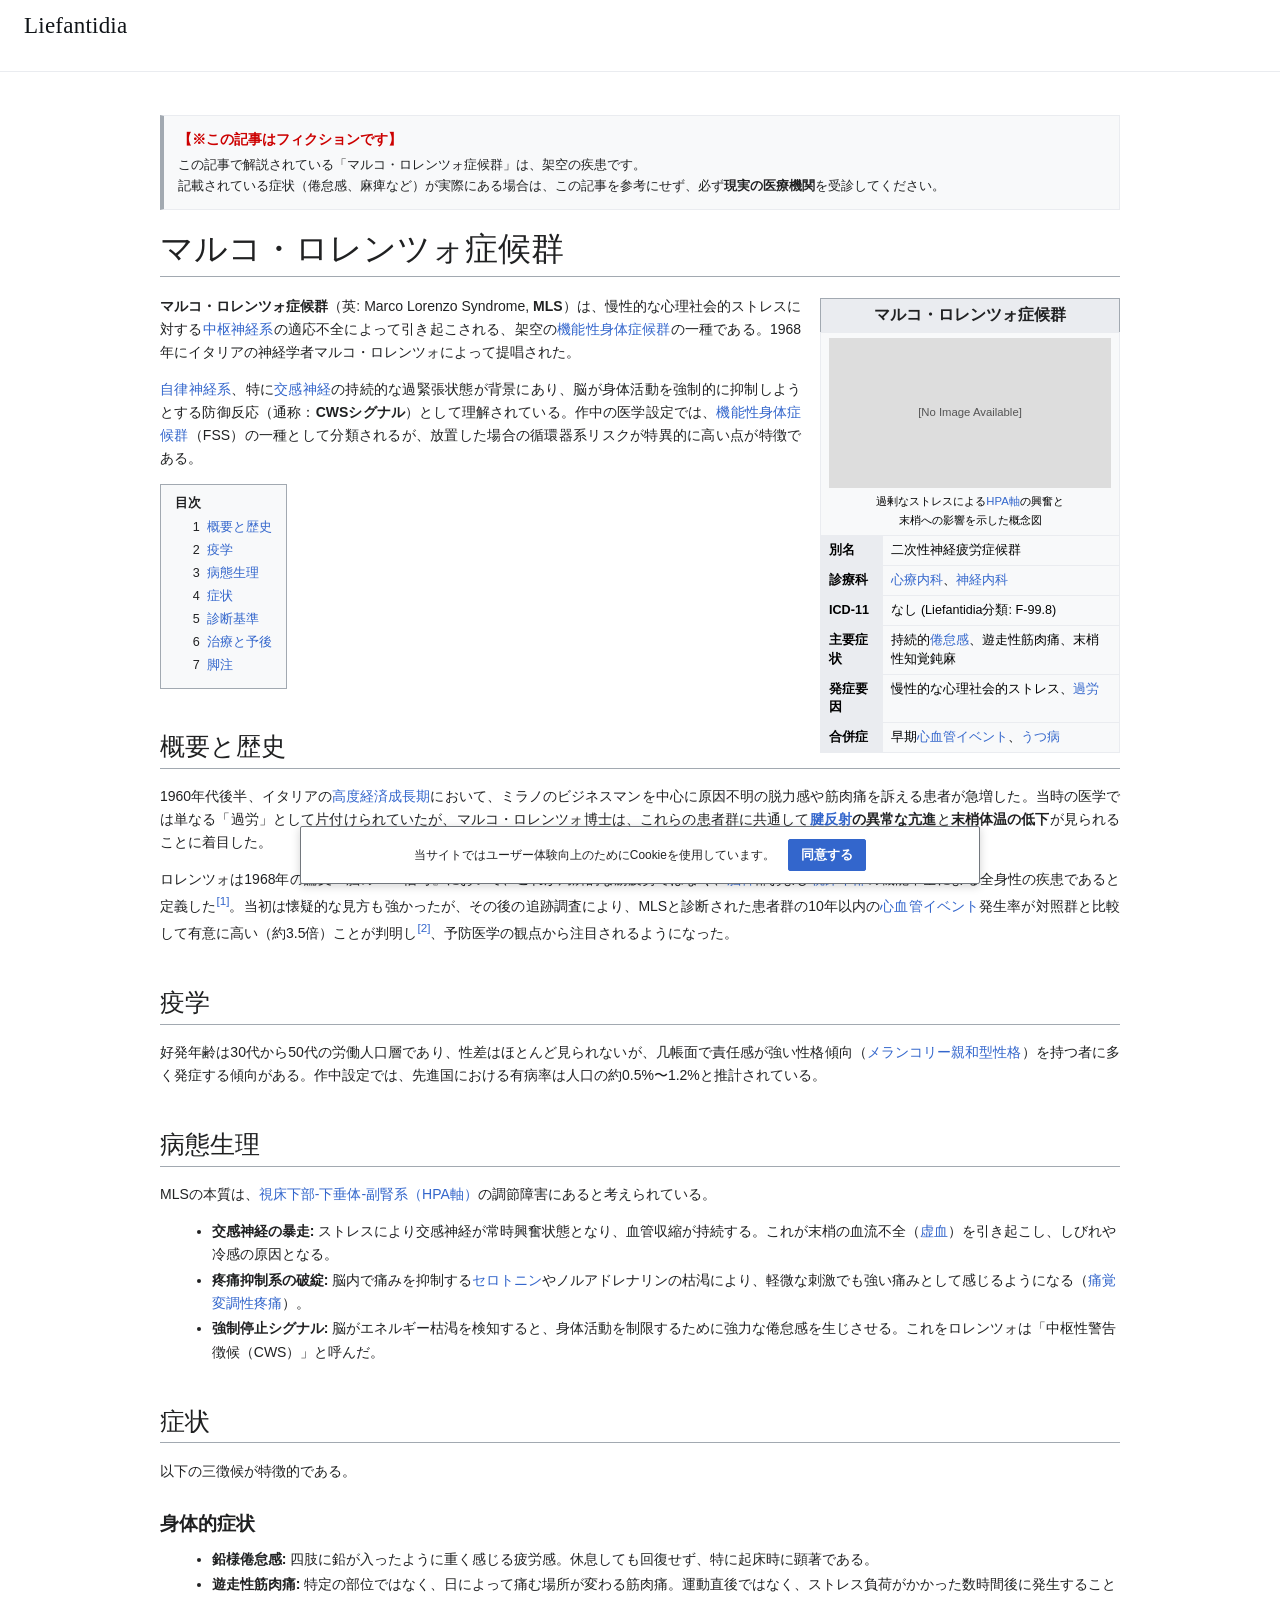
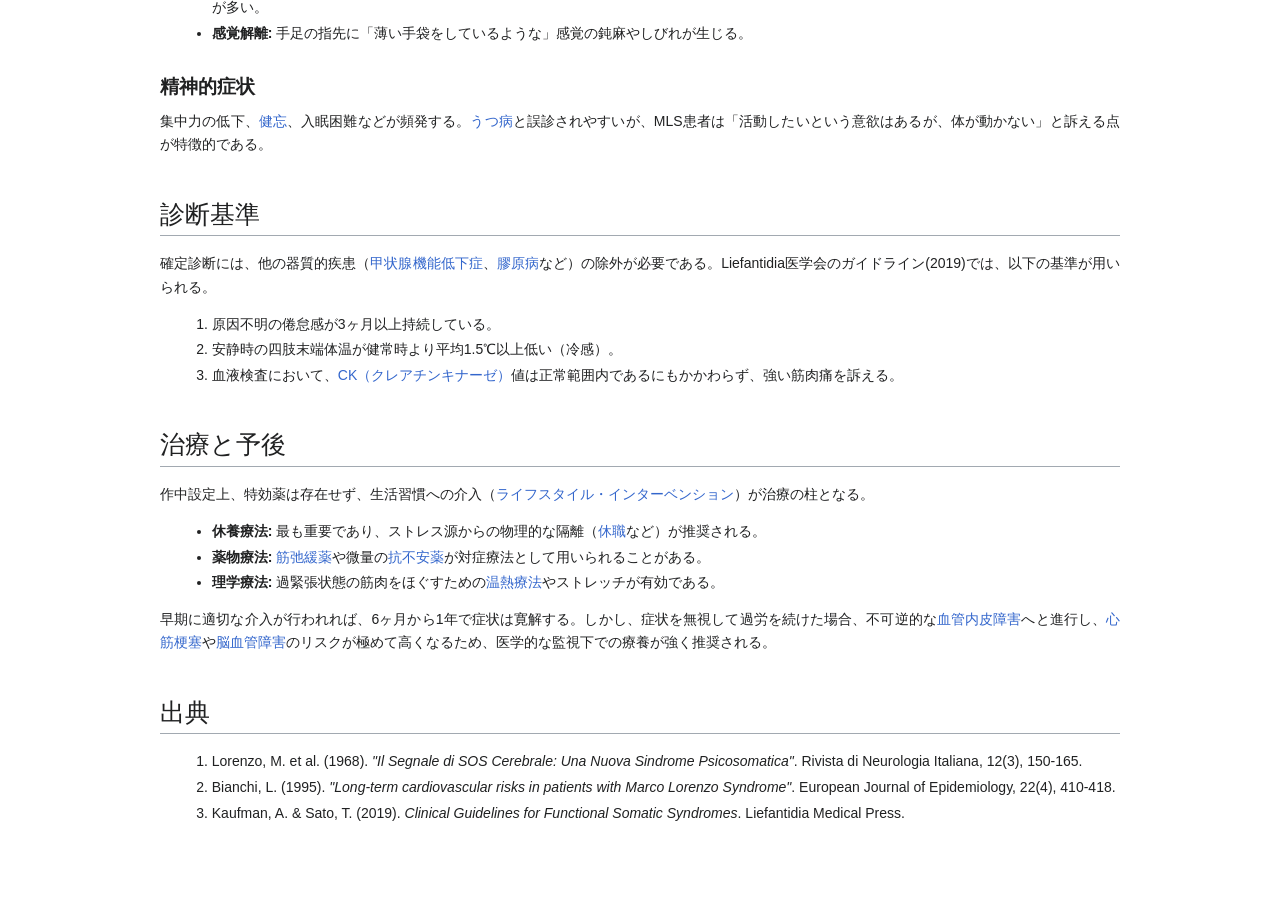
<file: 7/index.html>
<!DOCTYPE html>
<html lang="ja">
<head>
    <meta charset="UTF-8">
    <meta name="viewport" content="width=device-width, initial-scale=1.0">
    <meta name="robots" content="noindex, nofollow">
    <title>マルコ・ロレンツォ症候群 - Liefantidia</title>
    <style>
        /* --- Base & Layout (Wikipedia Vector Skin Style) --- */
        :root {
            --wiki-bg: #ffffff;
            --wiki-text: #202122;
            --wiki-link: #3366cc;
            --wiki-link-visited: #795cb2;
            --wiki-border: #a2a9b1;
            --wiki-header-bg: #eaecf0;
            --wiki-toc-bg: #f8f9fa;
            --warning-bg: #fef6f6;
            --warning-border: #d33;
        }
        body {
            font-family: -apple-system, BlinkMacSystemFont, "Segoe UI", Roboto, "Helvetica Neue", Arial, "Hiragino Kaku Gothic ProN", "Hiragino Sans", Meiryo, sans-serif;
            line-height: 1.6;
            background-color: #f6f6f6;
            color: var(--wiki-text);
            margin: 0;
            font-size: 0.938em;
        }
        .container {
            max-width: 960px;
            margin: 0 auto;
            background-color: var(--wiki-bg);
            min-height: 100vh;
            box-shadow: 0 0 5px rgba(0,0,0,0.1);
            display: flex;
            position: relative; /* ボタン配置のため */
        }
        .main-content {
            width: 100%;
            padding: 1.5em 2em;
            box-sizing: border-box;
        }

        /* --- Typography --- */
        h1 {
            font-family: 'Linux Libertine', 'Georgia', 'Times', serif;
            font-size: 1.8em;
            font-weight: normal;
            border-bottom: 1px solid var(--wiki-border);
            padding-bottom: 0.2em;
            margin-bottom: 0.5em;
            margin-top: 0;
        }
        h2 {
            font-family: 'Linux Libertine', 'Georgia', 'Times', serif;
            font-size: 1.5em;
            font-weight: normal;
            border-bottom: 1px solid var(--wiki-border);
            padding-bottom: 0.2em;
            margin-top: 1.5em;
            margin-bottom: 0.5em;
        }
        h3 {
            font-size: 1.2em;
            font-weight: bold;
            margin-top: 1em;
            margin-bottom: 0.3em;
        }
        p {
            margin: 0.5em 0 1em 0;
            text-align: justify;
        }
        a {
            color: var(--wiki-link);
            text-decoration: none;
        }
        a:visited {
            color: var(--wiki-link-visited);
        }
        a:hover {
            text-decoration: underline;
        }
        ul, ol {
            margin: 0.3em 0 1em 1.6em;
            padding: 0;
        }

        /* --- Infobox --- */
        .infobox {
            border: 1px solid var(--wiki-border);
            background-color: #f8f9fa;
            color: black;
            margin: 0.5em 0 1em 1em;
            padding: 0.2em;
            float: right;
            clear: right;
            width: 22em;
            font-size: 88%;
            line-height: 1.5em;
            box-shadow: 2px 2px 5px rgba(0,0,0,0.05);
        }
        .infobox caption {
            font-size: 125%;
            font-weight: bold;
            padding: 0.2em;
            text-align: center;
        }
        .infobox th {
            background-color: var(--wiki-header-bg);
            text-align: left;
            vertical-align: top;
            padding: 0.2em 0.4em;
        }
        .infobox td {
            padding: 0.2em 0.4em;
            vertical-align: top;
        }

        /* --- TOC --- */
        #toc {
            background-color: var(--wiki-toc-bg);
            border: 1px solid var(--wiki-border);
            padding: 10px;
            display: table;
            margin: 1em 0;
            font-size: 95%;
        }
        #toc h2 {
            font-family: sans-serif;
            font-size: 100%;
            font-weight: bold;
            border: none;
            margin: 0;
            text-align: center;
        }
        #toc ul { list-style: none; margin: 0.5em 0 0 0; padding-left: 0; }
        .tocnumber { color: var(--wiki-text); padding-right: 0.3em; }

        /* --- Warning Box --- */
        .warning-box {
            border: 1px solid var(--warning-border);
            border-left: 10px solid var(--warning-border);
            background-color: var(--warning-bg);
            padding: 15px;
            margin: 0 0 20px 0;
            color: #000;
            font-size: 0.9em;
        }
        .warning-title {
            color: #cc0000;
            font-weight: bold;
            font-size: 1.1em;
            display: block;
            margin-bottom: 5px;
        }

        /* --- Back To Top Button (User Style) --- */
        #backToTop {
            display: none;
            position: fixed;
            bottom: 60px; /* Cookieバナーと被らないよう調整 */
            right: 30px;
            z-index: 99;
            border: none;
            outline: none;
            background-color: rgba(6, 69, 173, 0.8);
            color: white;
            cursor: pointer;
            padding: 10px 15px;
            border-radius: 4px;
            font-size: 18px;
            box-shadow: 0 2px 5px rgba(0,0,0,0.3);
            transition: background-color 0.3s;
        }
        #backToTop:hover {
            background-color: #002bb8;
        }

        /* --- Cookie Banner --- */
        #genericCookieNotice {
            position: fixed;
            bottom: 0;
            left: 0;
            width: 100%;
            background-color: #222;
            color: #fff;
            padding: 15px;
            text-align: center;
            font-size: 0.85em;
            z-index: 1000;
            display: none;
        }
        #genericCookieNotice button {
            background-color: var(--wiki-link);
            color: #fff;
            border: none;
            padding: 5px 15px;
            margin-left: 15px;
            border-radius: 2px;
            cursor: pointer;
            font-weight: bold;
        }

        @media (max-width: 768px) {
            .container { width: 100%; box-shadow: none; }
            .main-content { padding: 1em; }
            .infobox { float: none; width: 100%; margin: 1em 0; display: table; }
            #backToTop { right: 15px; bottom: 70px; }
        }
    </style>
    <link rel="stylesheet" href="/wiki-vector.css">
</head>
<body>

    <button onclick="topFunction()" id="backToTop" title="トップに戻る">↑</button>

    <div class="container">
        <div class="main-content">
            
            <div class="warning-box">
                <span class="warning-title">【※この記事はフィクションです】</span>
                この記事で解説されている「マルコ・ロレンツォ症候群」は、架空の疾患です。<br>
                記載されている症状（倦怠感、麻痺など）が実際にある場合は、この記事を参考にせず、必ず<strong>現実の医療機関</strong>を受診してください。
            </div>

            <h1>マルコ・ロレンツォ症候群</h1>
            
            <table class="infobox">
                <caption>マルコ・ロレンツォ症候群</caption>
                <tr>
                    <td colspan="2" style="text-align:center; font-size:0.9em;">
                        <div style="background:#ddd; width:100%; height:150px; display:flex; align-items:center; justify-content:center; color:#555;">
                            [No Image Available]
                        </div>
                        <div style="padding-top:0.4em;">過剰なストレスによる<a href="/main.html?query=HPA軸">HPA軸</a>の興奮と<br>末梢への影響を示した概念図</div>
                    </td>
                </tr>
                <tr><th scope="row">別名</th><td>二次性神経疲労症候群</td></tr>
                <tr><th scope="row">診療科</th><td><a href="/main.html?query=心療内科">心療内科</a>、<a href="/main.html?query=神経内科">神経内科</a></td></tr>
                <tr><th scope="row">ICD-11</th><td>なし (Liefantidia分類: F-99.8)</td></tr>
                <tr><th scope="row">主要症状</th><td>持続的<a href="/main.html?query=倦怠感">倦怠感</a>、遊走性筋肉痛、末梢性知覚鈍麻</td></tr>
                <tr><th scope="row">発症要因</th><td>慢性的な心理社会的ストレス、<a href="/main.html?query=過労">過労</a></td></tr>
                <tr><th scope="row">合併症</th><td>早期<a href="/main.html?query=心血管イベント">心血管イベント</a>、<a href="/main.html?query=うつ病">うつ病</a></td></tr>
            </table>

            <p>
                <strong>マルコ・ロレンツォ症候群</strong>（英: Marco Lorenzo Syndrome, <strong>MLS</strong>）は、慢性的な心理社会的ストレスに対する<a href="/main.html?query=中枢神経系">中枢神経系</a>の適応不全によって引き起こされる、架空の<a href="/main.html?query=機能性身体症候群">機能性身体症候群</a>の一種である。1968年にイタリアの神経学者マルコ・ロレンツォによって提唱された。
            </p>
            <p>
                <a href="/main.html?query=自律神経系">自律神経系</a>、特に<a href="/main.html?query=交感神経">交感神経</a>の持続的な過緊張状態が背景にあり、脳が身体活動を強制的に抑制しようとする防御反応（通称：<strong>CWSシグナル</strong>）として理解されている。作中の医学設定では、<a href="/main.html?query=機能性身体症候群">機能性身体症候群</a>（FSS）の一種として分類されるが、放置した場合の循環器系リスクが特異的に高い点が特徴である。
            </p>

            <div id="toc">
                <h2>目次</h2>
                <ul>
                    <li><span class="tocnumber">1</span> <a href="#概要と歴史">概要と歴史</a></li>
                    <li><span class="tocnumber">2</span> <a href="#疫学">疫学</a></li>
                    <li><span class="tocnumber">3</span> <a href="#病態生理">病態生理</a></li>
                    <li><span class="tocnumber">4</span> <a href="#症状">症状</a></li>
                    <li><span class="tocnumber">5</span> <a href="#診断基準">診断基準</a></li>
                    <li><span class="tocnumber">6</span> <a href="#治療と予後">治療と予後</a></li>
                    <li><span class="tocnumber">7</span> <a href="#脚注">脚注</a></li>
                </ul>
            </div>

            <h2 id="概要と歴史">概要と歴史</h2>
            <p>
                1960年代後半、イタリアの<a href="/main.html?query=高度経済成長期">高度経済成長期</a>において、ミラノのビジネスマンを中心に原因不明の脱力感や筋肉痛を訴える患者が急増した。当時の医学では単なる「過労」として片付けられていたが、マルコ・ロレンツォ博士は、これらの患者群に共通して<strong><a href="/main.html?query=腱反射">腱反射</a>の異常な亢進</strong>と<strong>末梢体温の低下</strong>が見られることに着目した。
            </p>
            <p>
                ロレンツォは1968年の論文『脳のSOS信号』において、これが局所的な筋疲労ではなく、<a href="/main.html?query=脳幹">脳幹</a>部および<a href="/main.html?query=視床下部">視床下部</a>の機能不全による全身性の疾患であると定義した<sup class="reference"><a href="#cite1">[1]</a></sup>。当初は懐疑的な見方も強かったが、その後の追跡調査により、MLSと診断された患者群の10年以内の<a href="/main.html?query=心血管イベント">心血管イベント</a>発生率が対照群と比較して有意に高い（約3.5倍）ことが判明し<sup class="reference"><a href="#cite2">[2]</a></sup>、予防医学の観点から注目されるようになった。
            </p>

            <h2 id="疫学">疫学</h2>
            <p>
                好発年齢は30代から50代の労働人口層であり、性差はほとんど見られないが、几帳面で責任感が強い性格傾向（<a href="/main.html?query=メランコリー親和型性格">メランコリー親和型性格</a>）を持つ者に多く発症する傾向がある。作中設定では、先進国における有病率は人口の約0.5%〜1.2%と推計されている。
            </p>

            <h2 id="病態生理">病態生理</h2>
            <p>
                MLSの本質は、<a href="/main.html?query=HPA軸">視床下部-下垂体-副腎系（HPA軸）</a>の調節障害にあると考えられている。
            </p>
            <ul>
                <li><strong>交感神経の暴走:</strong> ストレスにより交感神経が常時興奮状態となり、血管収縮が持続する。これが末梢の血流不全（<a href="/main.html?query=虚血">虚血</a>）を引き起こし、しびれや冷感の原因となる。</li>
                <li><strong>疼痛抑制系の破綻:</strong> 脳内で痛みを抑制する<a href="/main.html?query=セロトニン">セロトニン</a>やノルアドレナリンの枯渇により、軽微な刺激でも強い痛みとして感じるようになる（<a href="/main.html?query=痛覚変調性疼痛">痛覚変調性疼痛</a>）。</li>
                <li><strong>強制停止シグナル:</strong> 脳がエネルギー枯渇を検知すると、身体活動を制限するために強力な倦怠感を生じさせる。これをロレンツォは「中枢性警告徴候（CWS）」と呼んだ。</li>
            </ul>

            <h2 id="症状">症状</h2>
            <p>以下の三徴候が特徴的である。</p>
            <h3>身体的症状</h3>
            <ul>
                <li><strong>鉛様倦怠感:</strong> 四肢に鉛が入ったように重く感じる疲労感。休息しても回復せず、特に起床時に顕著である。</li>
                <li><strong>遊走性筋肉痛:</strong> 特定の部位ではなく、日によって痛む場所が変わる筋肉痛。運動直後ではなく、ストレス負荷がかかった数時間後に発生することが多い。</li>
                <li><strong>感覚解離:</strong> 手足の指先に「薄い手袋をしているような」感覚の鈍麻やしびれが生じる。</li>
            </ul>
            <h3>精神的症状</h3>
            <p>
                集中力の低下、<a href="/main.html?query=健忘">健忘</a>、入眠困難などが頻発する。<a href="/main.html?query=うつ病">うつ病</a>と誤診されやすいが、MLS患者は「活動したいという意欲はあるが、体が動かない」と訴える点が特徴的である。
            </p>

            <h2 id="診断基準">診断基準</h2>
            <p>
                確定診断には、他の器質的疾患（<a href="/main.html?query=甲状腺機能低下症">甲状腺機能低下症</a>、<a href="/main.html?query=膠原病">膠原病</a>など）の除外が必要である。Liefantidia医学会のガイドライン(2019)では、以下の基準が用いられる。
            </p>
            <ol>
                <li>原因不明の倦怠感が3ヶ月以上持続している。</li>
                <li>安静時の四肢末端体温が健常時より平均1.5℃以上低い（冷感）。</li>
                <li>血液検査において、<a href="/main.html?query=CK">CK（クレアチンキナーゼ）</a>値は正常範囲内であるにもかかわらず、強い筋肉痛を訴える。</li>
            </ol>

            <h2 id="治療と予後">治療と予後</h2>
            <p>
                作中設定上、特効薬は存在せず、生活習慣への介入（<a href="/main.html?query=ライフスタイル・インターベンション">ライフスタイル・インターベンション</a>）が治療の柱となる。
            </p>
            <ul>
                <li><strong>休養療法:</strong> 最も重要であり、ストレス源からの物理的な隔離（<a href="/main.html?query=休職">休職</a>など）が推奨される。</li>
                <li><strong>薬物療法:</strong> <a href="/main.html?query=筋弛緩薬">筋弛緩薬</a>や微量の<a href="/main.html?query=抗不安薬">抗不安薬</a>が対症療法として用いられることがある。</li>
                <li><strong>理学療法:</strong> 過緊張状態の筋肉をほぐすための<a href="/main.html?query=温熱療法">温熱療法</a>やストレッチが有効である。</li>
            </ul>
            <p>
                早期に適切な介入が行われれば、6ヶ月から1年で症状は寛解する。しかし、症状を無視して過労を続けた場合、不可逆的な<a href="/main.html?query=血管内皮障害">血管内皮障害</a>へと進行し、<a href="/main.html?query=心筋梗塞">心筋梗塞</a>や<a href="/main.html?query=脳血管障害">脳血管障害</a>のリスクが極めて高くなるため、医学的な監視下での療養が強く推奨される。
            </p>

            <h2 id="出典">出典</h2>
            <div class="references">
                <ol>
                    <li id="cite1">Lorenzo, M. et al. (1968). <em>"Il Segnale di SOS Cerebrale: Una Nuova Sindrome Psicosomatica"</em>. Rivista di Neurologia Italiana, 12(3), 150-165.</li>
                    <li id="cite2">Bianchi, L. (1995). <em>"Long-term cardiovascular risks in patients with Marco Lorenzo Syndrome"</em>. European Journal of Epidemiology, 22(4), 410-418.</li>
                    <li id="cite3">Kaufman, A. & Sato, T. (2019). <em>Clinical Guidelines for Functional Somatic Syndromes</em>. Liefantidia Medical Press.</li>
                </ol>
            </div>
        </div>
    </div>

    <div id="genericCookieNotice">
        当サイトではユーザー体験向上のためにCookieを使用しています。
        <button onclick="acceptConsent()">同意する</button>
    </div>

    <script>
        // Cookie通知機能
        const CONSENT_KEY = 'consent-local-storage';
        function showConsentNotice() {
            const notice = document.getElementById('genericCookieNotice');
            if (notice) notice.style.display = 'block';
        }
        function acceptConsent() {
            localStorage.setItem(CONSENT_KEY, 'accepted'); 
            document.getElementById('genericCookieNotice').style.display = 'none';
        }
        document.addEventListener('DOMContentLoaded', () => {
            if (localStorage.getItem(CONSENT_KEY) !== 'accepted') {
                showConsentNotice();
            }
        });

        // トップに戻るボタン機能
        let mybutton = document.getElementById("backToTop");
        window.onscroll = function() {scrollFunction()};

        function scrollFunction() {
            // スクロール量が200pxを超えたら表示
            if (document.body.scrollTop > 200 || document.documentElement.scrollTop > 200) {
                mybutton.style.display = "block";
            } else {
                mybutton.style.display = "none";
            }
        }
        function topFunction() {
            window.scrollTo({
                top: 0,
                behavior: 'smooth'
            });
        }
    </script>
</body>
</html>
</file>
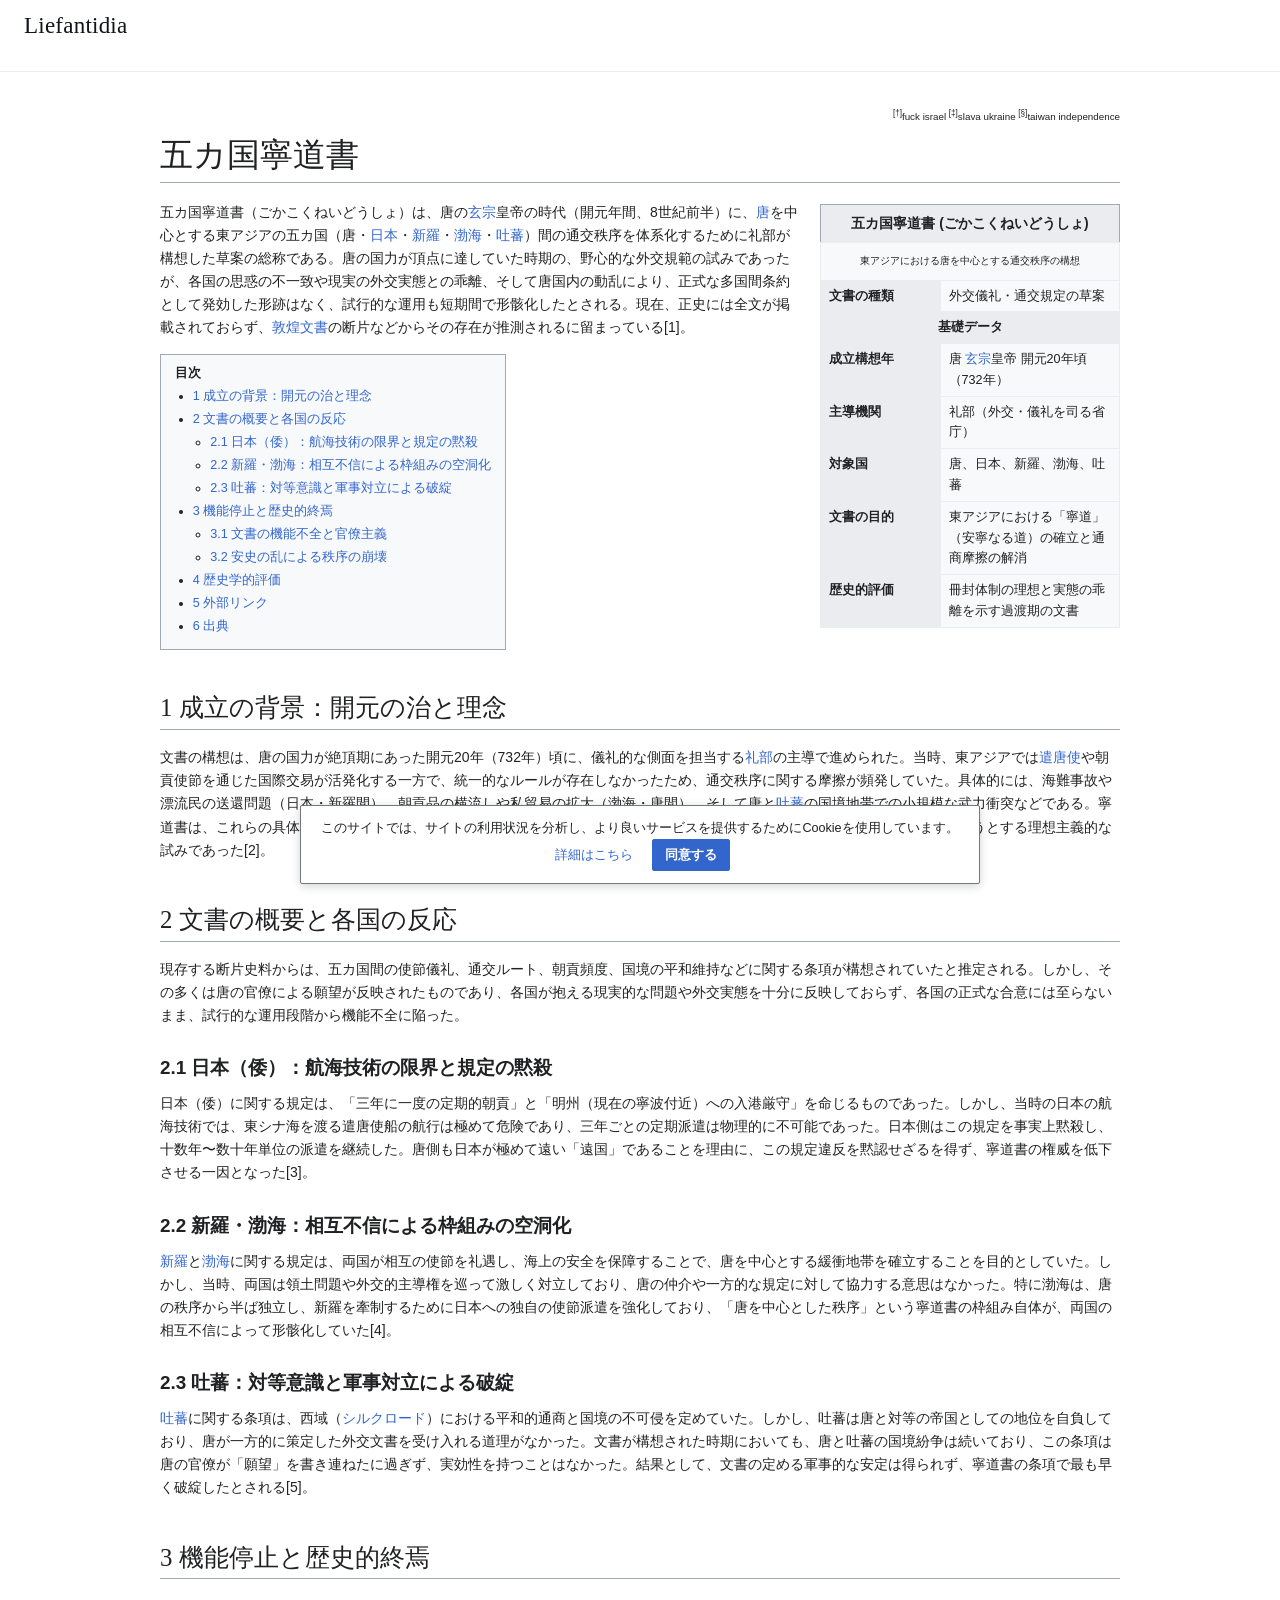
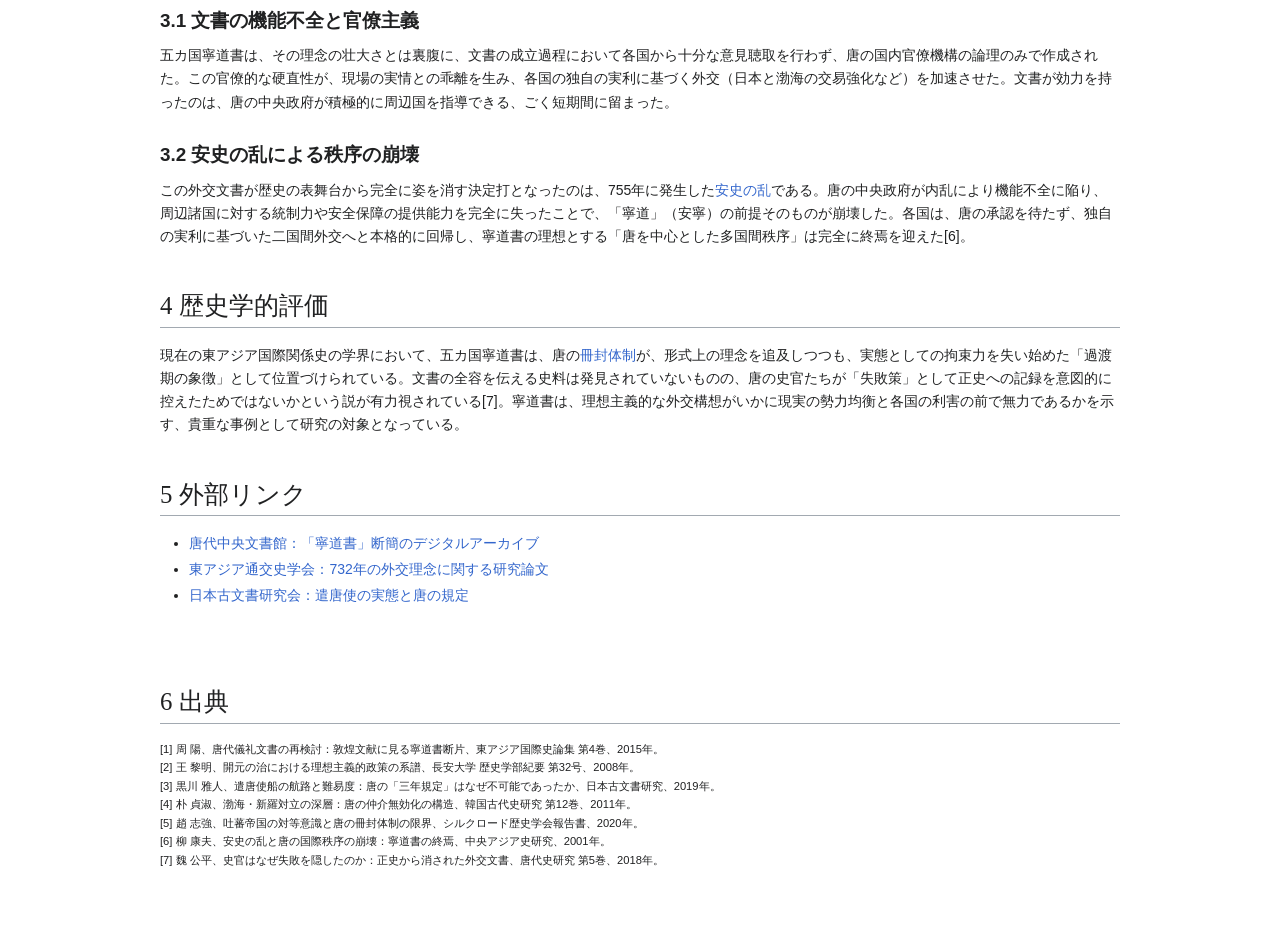
<file: 8/index.html>
<!DOCTYPE html>
<html lang="ja">
<head>
    <meta charset="UTF-8">
    <meta name="viewport" content="width=device-width, initial-scale=1.0"> 
    <title>五カ国寧道書 - liefantidia</title>
    <style>
        /* Base & Layout */
        :root {
            --wiki-main: #f8f9fa;
            --wiki-border: #a2a9b1;
            --wiki-link: #0645ad;
            --wiki-header-bg: #eaecf0;
            --map-bg: #e6e6e6; 
            --old-town-border: #dc3545;
        }
        body {
            font-family: 'Times New Roman', Times, serif;
            line-height: 1.5;
            background-color: var(--wiki-main);
            color: #000;
            padding: 0;
            margin: 0;
            font-size: 0.9em;
        }
        .container {
            max-width: 1280px;
            display: flex;
            margin: 0 auto;
            padding: 20px;
        }
        .main-content {
            flex-grow: 1;
            background-color: white;
            padding: 10px 30px;
            border: 1px solid var(--wiki-border);
            border-top: none;
            min-height: 100vh;
        }
        /* Headers & Links */
        h1 {
            font-size: 1.8em;
            font-weight: normal;
            border-bottom: 1px solid var(--wiki-border);
            padding-bottom: 5px;
            margin-bottom: 5px;
        }
        h2 {
            font-size: 1.4em;
            border-bottom: 1px solid var(--wiki-border);
            padding-bottom: 2px;
            margin-top: 1.5em;
        }
        h3 {
            font-size: 1.1em;
            margin-top: 1em;
        }
        a {
            color: var(--wiki-link);
            text-decoration: none;
        }
        a:hover {
            text-decoration: underline;
        }

        /* Infobox (右側の表) */
        .infobox {
            width: 300px;
            margin-left: 20px;
            padding: 0;
            border: 1px solid var(--wiki-border);
            background-color: #f9f9f9;
            font-size: 0.9em;
            flex-shrink: 0;
            float: right;
            margin: 0 0 1em 1em;
            clear: right;
            border-collapse: collapse;
        }
        .infobox caption {
            background-color: var(--wiki-header-bg);
            font-size: 1.1em;
            font-weight: bold;
            padding: 5px;
            text-align: center;
        }
        .infobox table {
            width: 100%;
            border-collapse: collapse;
        }
        .infobox th, .infobox td {
            padding: 4px 8px;
            border-top: 1px solid var(--wiki-border);
            text-align: left;
        }
        .infobox th {
            width: 40%;
            background-color: var(--wiki-header-bg);
        }

        /* TOC (目次) */
        #toc {
            border: 1px solid var(--wiki-border);
            background-color: #f9f9f9;
            padding: 10px;
            margin: 1em 0;
            width: fit-content;
        }
        #toc h2 {
            font-size: 1.1em;
            margin: 0;
            border-bottom: none;
        }

        /* 統計表 */
        .wikitable { 
            width: 95%;
            margin: 1em auto;
            border: 1px solid var(--wiki-border);
            border-collapse: collapse;
        }
        .wikitable th {
            background-color: var(--wiki-header-bg);
        }
        .wikitable th, .wikitable td {
            border: 1px solid var(--wiki-border);
            padding: 5px;
            text-align: center;
        }

        /* 気候表の追加スタイル */
        .climate-table {
            width: 100%;
            border: 1px solid var(--wiki-border);
            border-collapse: collapse;
            font-size: 0.8em;
            margin: 1em 0;
        }
        .climate-table thead th {
            background-color: var(--wiki-header-bg);
        }
        /* 地図 */
        .map-api {
            margin: 1em 0;
            height: 500px;
            position: relative;
            overflow: hidden;
            background-color: var(--map-bg);
        }

        /* グラフコンテナのスタイル (青線・赤線バグ修正) */
        .chart-container {
            position: relative; 
            width: 95%;
            height: 200px; 
            margin: 1em auto;
            border-left: 1px solid #000;
            border-bottom: 1px solid #000;
        }

        /* 上に戻るボタンのスタイル (新規追加) */
        #backToTop {
            display: none; 
            position: fixed;
            bottom: 20px;
            right: 30px;
            z-index: 99;
            border: none;
            outline: none;
            background-color: rgba(6, 69, 173, 0.7); 
            color: white;
            cursor: pointer;
            padding: 12px 18px;
            border-radius: 5px;
            font-size: 20px;
            line-height: 1;
            font-family: Arial, sans-serif; 
            box-shadow: 0 2px 5px rgba(0, 0, 0, 0.2);
        }
        #backToTop:hover {
            background-color: var(--wiki-link);
        }


        /* ============== レスポンシブ対応の修正 (モバイル) ============= */
        @media (max-width: 600px) {
            .container {
                padding: 10px;
            }
            .main-content {
                padding: 10px 15px;
            }
            /* Infoboxを画面幅いっぱいに広げ、floatを解除 */
            .infobox {
                width: 100%;
                margin: 0.5em 0;
                float: none;
            }
            /* 気候表のフォントをさらに縮小して横スクロールを避ける */
            .climate-table {
                font-size: 0.7em;
                table-layout: fixed; 
                width: 100%;
            }
            /* TOCは幅いっぱいに */
             #toc {
                width: 95%;
            }
        }
        /* クッキー通知用のスタイル */
        #genericCookieNotice {
            position: fixed;
            bottom: 0;
            left: 0;
            width: 100%;
            background-color: rgba(34, 34, 34, 0.95); /* 濃いグレー */
            color: #fff;
            padding: 15px 20px;
            text-align: center;
            font-size: 0.9em;
            z-index: 9999;
            box-shadow: 0 -2px 10px rgba(0, 0, 0, 0.2);
            display: none; 
        }
        #genericCookieNotice a {
            color: #add8e6;
            text-decoration: underline;
            margin: 0 5px;
        }
        #genericCookieNotice button {
            background-color: #0645ad;
            color: #fff;
            border: none;
            padding: 8px 20px;
            cursor: pointer;
            margin-left: 20px;
            border-radius: 4px;
            font-weight: bold;
            transition: background-color 0.3s;
        }
        #genericCookieNotice button:hover {
            background-color: #043685;
        }
    </style>
    <link rel="stylesheet" href="/wiki-vector.css">
</head>
<body>
    <div class="container">
        <div class="main-content">
            <p style="text-align:right; font-size:0.7em;"><sup>[†]</sup>fuck israel <sup>[‡]</sup>slava ukraine <sup>[§]</sup>taiwan independence</p>
            <h1>五カ国寧道書</h1>

            <table class="infobox" role="presentation">
                <caption>五カ国寧道書 (ごかこくねいどうしょ)</caption>
                <tr><td colspan="2" style="text-align:center;">
                    <p style="font-size:0.8em; margin:5px 0;">東アジアにおける唐を中心とする通交秩序の構想</p>
                </td></tr>
                <tr><th>文書の種類</th><td>外交儀礼・通交規定の草案</td></tr>
                <tr><th colspan="2" style="text-align:center;">基礎データ</th></tr>
                <tr><th>成立構想年</th><td>唐 <a href="/main.html?query=玄宗">玄宗</a>皇帝 開元20年頃（732年）</td></tr>
                <tr><th>主導機関</th><td>礼部（外交・儀礼を司る省庁）</td></tr>
                <tr><th>対象国</th><td>唐、日本、新羅、渤海、吐蕃</td></tr>
                <tr><th>文書の目的</th><td>東アジアにおける「寧道」（安寧なる道）の確立と通商摩擦の解消</td></tr>
                <tr><th>歴史的評価</th><td>冊封体制の理想と実態の乖離を示す過渡期の文書</td></tr>
            </table>

            <p>
                五カ国寧道書（ごかこくねいどうしょ）は、唐の<a href="/main.html?query=玄宗">玄宗</a>皇帝の時代（開元年間、8世紀前半）に、<a href="/main.html?query=唐">唐</a>を中心とする東アジアの五カ国（唐・<a href="/main.html?query=日本">日本</a>・<a href="/main.html?query=新羅">新羅</a>・<a href="/main.html?query=渤海">渤海</a>・<a href="/main.html?query=吐蕃">吐蕃</a>）間の通交秩序を体系化するために礼部が構想した草案の総称である。唐の国力が頂点に達していた時期の、野心的な外交規範の試みであったが、各国の思惑の不一致や現実の外交実態との乖離、そして唐国内の動乱により、正式な多国間条約として発効した形跡はなく、試行的な運用も短期間で形骸化したとされる。現在、正史には全文が掲載されておらず、<a href="/main.html?query=敦煌文書">敦煌文書</a>の断片などからその存在が推測されるに留まっている<span class="reference">[1]</span>。
            </p>
            <div id="toc">
                <h2>目次</h2>
                <ul>
                    <li><a href="#成立の背景">1 成立の背景：開元の治と理念</a></li>
                    <li><a href="#文書の概要と各国の反応">2 文書の概要と各国の反応</a>
                        <ul>
                            <li><a href="#日本への規定">2.1 日本（倭）：航海技術の限界と規定の黙殺</a></li>
                            <li><a href="#新羅と渤海への規定">2.2 新羅・渤海：相互不信による枠組みの空洞化</a></li>
                            <li><a href="#吐蕃への規定">2.3 吐蕃：対等意識と軍事対立による破綻</a></li>
                        </ul>
                    </li>
                    <li><a href="#機能停止と歴史的終焉">3 機能停止と歴史的終焉</a>
                        <ul>
                            <li><a href="#文書の機能不全">3.1 文書の機能不全と官僚主義</a></li>
                            <li><a href="#安史の乱の影響">3.2 安史の乱による秩序の崩壊</a></li>
                        </ul>
                    </li>
                    <li><a href="#歴史学的評価">4 歴史学的評価</a></li>
                    <li><a href="#外部リンク">5 外部リンク</a></li>
                    <li><a href="#出典">6 出典</a></li>
                </ul>
            </div>
            <h2 id="成立の背景">1 成立の背景：開元の治と理念</h2>
            <p>
                文書の構想は、唐の国力が絶頂期にあった開元20年（732年）頃に、儀礼的な側面を担当する<a href="/main.html?query=礼部">礼部</a>の主導で進められた。当時、東アジアでは<a href="/main.html?query=遣唐使">遣唐使</a>や朝貢使節を通じた国際交易が活発化する一方で、統一的なルールが存在しなかったため、通交秩序に関する摩擦が頻発していた。具体的には、海難事故や漂流民の送還問題（日本・新羅間）、朝貢品の横流しや私貿易の拡大（渤海・唐間）、そして唐と<a href="/main.html?query=吐蕃">吐蕃</a>の国境地帯での小規模な武力衝突などである。寧道書は、これらの具体的な問題を、唐を中心とする一つの「寧道」（安寧なる平和な道）という理念の下で一元管理し、解決しようとする理想主義的な試みであった<span class="reference">[2]</span>。
            </p>
            
            <h2 id="文書の概要と各国の反応">2 文書の概要と各国の反応</h2>
            <p>
                現存する断片史料からは、五カ国間の使節儀礼、通交ルート、朝貢頻度、国境の平和維持などに関する条項が構想されていたと推定される。しかし、その多くは唐の官僚による願望が反映されたものであり、各国が抱える現実的な問題や外交実態を十分に反映しておらず、各国の正式な合意には至らないまま、試行的な運用段階から機能不全に陥った。
            </p>
            <h3 id="日本への規定">2.1 日本（倭）：航海技術の限界と規定の黙殺</h3>
            <p>
                日本（倭）に関する規定は、「三年に一度の定期的朝貢」と「明州（現在の寧波付近）への入港厳守」を命じるものであった。しかし、当時の日本の航海技術では、東シナ海を渡る遣唐使船の航行は極めて危険であり、三年ごとの定期派遣は物理的に不可能であった。日本側はこの規定を事実上黙殺し、十数年〜数十年単位の派遣を継続した。唐側も日本が極めて遠い「遠国」であることを理由に、この規定違反を黙認せざるを得ず、寧道書の権威を低下させる一因となった<span class="reference">[3]</span>。
            </p>
            <h3 id="新羅と渤海への規定">2.2 新羅・渤海：相互不信による枠組みの空洞化</h3>
            <p>
                <a href="/main.html?query=新羅">新羅</a>と<a href="/main.html?query=渤海">渤海</a>に関する規定は、両国が相互の使節を礼遇し、海上の安全を保障することで、唐を中心とする緩衝地帯を確立することを目的としていた。しかし、当時、両国は領土問題や外交的主導権を巡って激しく対立しており、唐の仲介や一方的な規定に対して協力する意思はなかった。特に渤海は、唐の秩序から半ば独立し、新羅を牽制するために日本への独自の使節派遣を強化しており、「唐を中心とした秩序」という寧道書の枠組み自体が、両国の相互不信によって形骸化していた<span class="reference">[4]</span>。
            </p>
            <h3 id="吐蕃への規定">2.3 吐蕃：対等意識と軍事対立による破綻</h3>
            <p>
                <a href="/main.html?query=吐蕃">吐蕃</a>に関する条項は、西域（<a href="/main.html?query=シルクロード">シルクロード</a>）における平和的通商と国境の不可侵を定めていた。しかし、吐蕃は唐と対等の帝国としての地位を自負しており、唐が一方的に策定した外交文書を受け入れる道理がなかった。文書が構想された時期においても、唐と吐蕃の国境紛争は続いており、この条項は唐の官僚が「願望」を書き連ねたに過ぎず、実効性を持つことはなかった。結果として、文書の定める軍事的な安定は得られず、寧道書の条項で最も早く破綻したとされる<span class="reference">[5]</span>。
            </p>

            <h2 id="機能停止と歴史的終焉">3 機能停止と歴史的終焉</h2>
            <h3 id="文書の機能不全">3.1 文書の機能不全と官僚主義</h3>
            <p>
                五カ国寧道書は、その理念の壮大さとは裏腹に、文書の成立過程において各国から十分な意見聴取を行わず、唐の国内官僚機構の論理のみで作成された。この官僚的な硬直性が、現場の実情との乖離を生み、各国の独自の実利に基づく外交（日本と渤海の交易強化など）を加速させた。文書が効力を持ったのは、唐の中央政府が積極的に周辺国を指導できる、ごく短期間に留まった。
            </p>
            <h3 id="安史の乱の影響">3.2 安史の乱による秩序の崩壊</h3>
            <p>
                この外交文書が歴史の表舞台から完全に姿を消す決定打となったのは、755年に発生した<a href="/main.html?query=安史の乱">安史の乱</a>である。唐の中央政府が内乱により機能不全に陥り、周辺諸国に対する統制力や安全保障の提供能力を完全に失ったことで、「寧道」（安寧）の前提そのものが崩壊した。各国は、唐の承認を待たず、独自の実利に基づいた二国間外交へと本格的に回帰し、寧道書の理想とする「唐を中心とした多国間秩序」は完全に終焉を迎えた<span class="reference">[6]</span>。
            </p>

            <h2 id="歴史学的評価">4 歴史学的評価</h2>
            <p>
                現在の東アジア国際関係史の学界において、五カ国寧道書は、唐の<a href="/main.html?query=冊封体制">冊封体制</a>が、形式上の理念を追及しつつも、実態としての拘束力を失い始めた「過渡期の象徴」として位置づけられている。文書の全容を伝える史料は発見されていないものの、唐の史官たちが「失敗策」として正史への記録を意図的に控えたためではないかという説が有力視されている<span class="reference">[7]</span>。寧道書は、理想主義的な外交構想がいかに現実の勢力均衡と各国の利害の前で無力であるかを示す、貴重な事例として研究の対象となっている。
            </p>

            <h2 id="外部リンク">5 外部リンク</h2>
            <ul>
                <li><a href="https://www.tung-archive.gov/doc/ndsb-fragment" target="_blank">唐代中央文書館：「寧道書」断簡のデジタルアーカイブ</a></li>
                <li><a href="https://www.eastasia-studies.edu/article/732-diplomacy-idealism" target="_blank">東アジア通交史学会：732年の外交理念に関する研究論文</a></li>
                <li><a href="https://www.jinja-net.jp/koutai/kenkyu/kentoushi-real" target="_blank">日本古文書研究会：遣唐使の実態と唐の規定</a></li>
            </ul>

　　　　　　　　<h2 id="出典">6 出典</h2>
            <p style="font-size: 0.8em;">
                [1] 周 陽、唐代儀礼文書の再検討：敦煌文献に見る寧道書断片、東アジア国際史論集 第4巻、2015年。<br>
                [2] 王 黎明、開元の治における理想主義的政策の系譜、長安大学 歴史学部紀要 第32号、2008年。<br>
                [3] 黒川 雅人、遣唐使船の航路と難易度：唐の「三年規定」はなぜ不可能であったか、日本古文書研究、2019年。<br>
                [4] 朴 貞淑、渤海・新羅対立の深層：唐の仲介無効化の構造、韓国古代史研究 第12巻、2011年。<br>
                [5] 趙 志強、吐蕃帝国の対等意識と唐の冊封体制の限界、シルクロード歴史学会報告書、2020年。<br>
                [6] 柳 康夫、安史の乱と唐の国際秩序の崩壊：寧道書の終焉、中央アジア史研究、2001年。<br>
                [7] 魏 公平、史官はなぜ失敗を隠したのか：正史から消された外交文書、唐代史研究 第5巻、2018年。
            </p>
        </div>
    </div>

    <button onclick="topFunction()" id="backToTop" title="トップに戻る">↑</button>

    <script>
        // 上に戻るボタンの表示・非表示を制御するJS
        let mybutton = document.getElementById("backToTop");

        // ページをスクロールするたびにこの関数が実行される
        window.onscroll = function() {scrollFunction()};

        function scrollFunction() {
            // スクロール量が200pxを超えたらボタンを表示する
            if (document.body.scrollTop > 200 || document.documentElement.scrollTop > 200) {
                mybutton.style.display = "block";
            } else {
                mybutton.style.display = "none";
            }
        }

        // クリック時にページの最上部へスムーズにスクロールする
        function topFunction() {
            window.scrollTo({
                top: 0,
                behavior: 'smooth'
            });
        }
    </script> 

    <div id="genericCookieNotice">
        このサイトでは、サイトの利用状況を分析し、より良いサービスを提供するためにCookieを使用しています。
        <a href="/ak/index.html" target="_blank">詳細はこちら</a>
        <button onclick="acceptConsent()">同意する</button> 
    </div>

    <script>
    // JavaScriptロジック: ローカルストレージの読み書きとバナーの表示/非表示を制御
    const CONSENT_KEY = 'consent-local-storage'; // ローカルストレージのキー

    function showConsentNotice() {
        const notice = document.getElementById('genericCookieNotice');
        if (notice) {
            notice.style.display = 'block';
        }
    }

    // ローカルストレージに同意状態を保存
    function acceptConsent() {
        // ローカルストレージに同意状態を保存 (期限なし)
        localStorage.setItem(CONSENT_KEY, 'accepted'); 

        const notice = document.getElementById('genericCookieNotice');
        if (notice) {
            notice.style.display = 'none';
        }
    }

    document.addEventListener('DOMContentLoaded', () => {
        // ローカルストレージから同意記録をチェック
        if (localStorage.getItem(CONSENT_KEY) !== 'accepted') {
            showConsentNotice();
        }
    });
    </script>
</body>
</html>
</file>
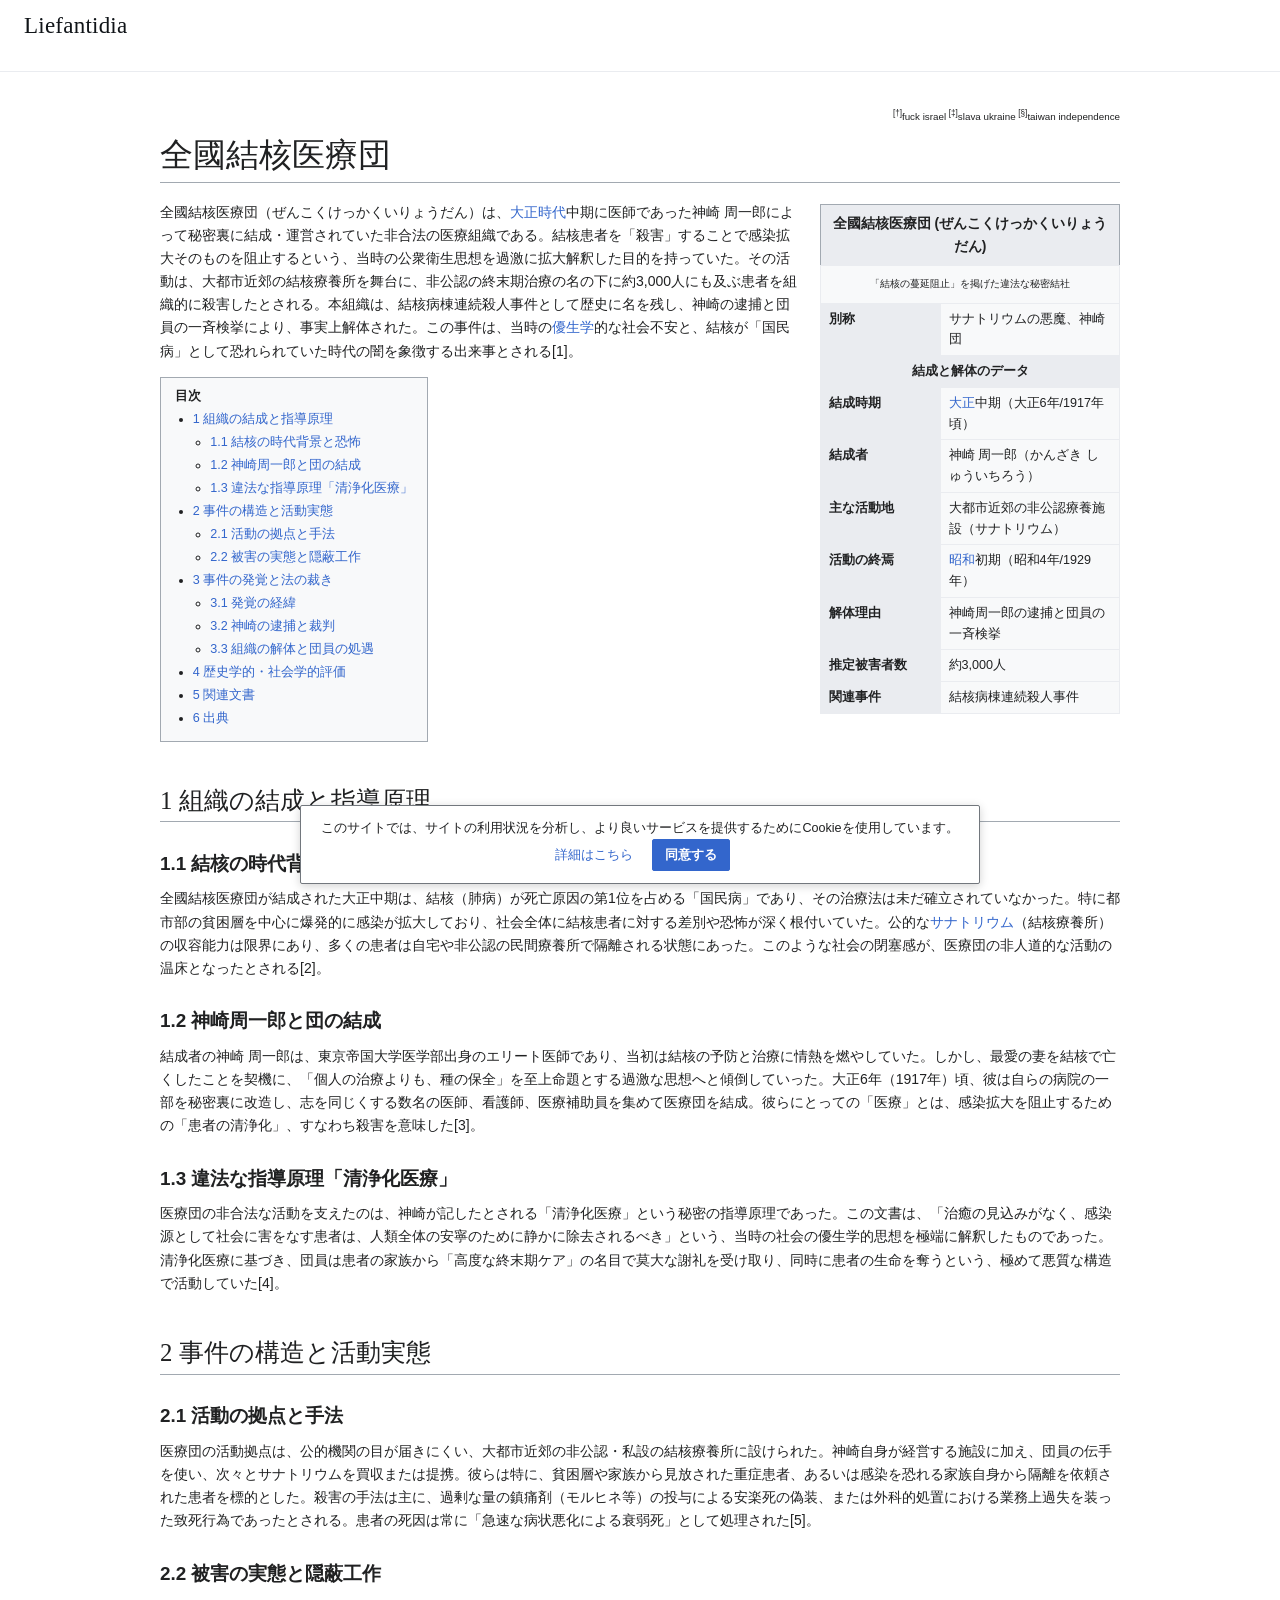
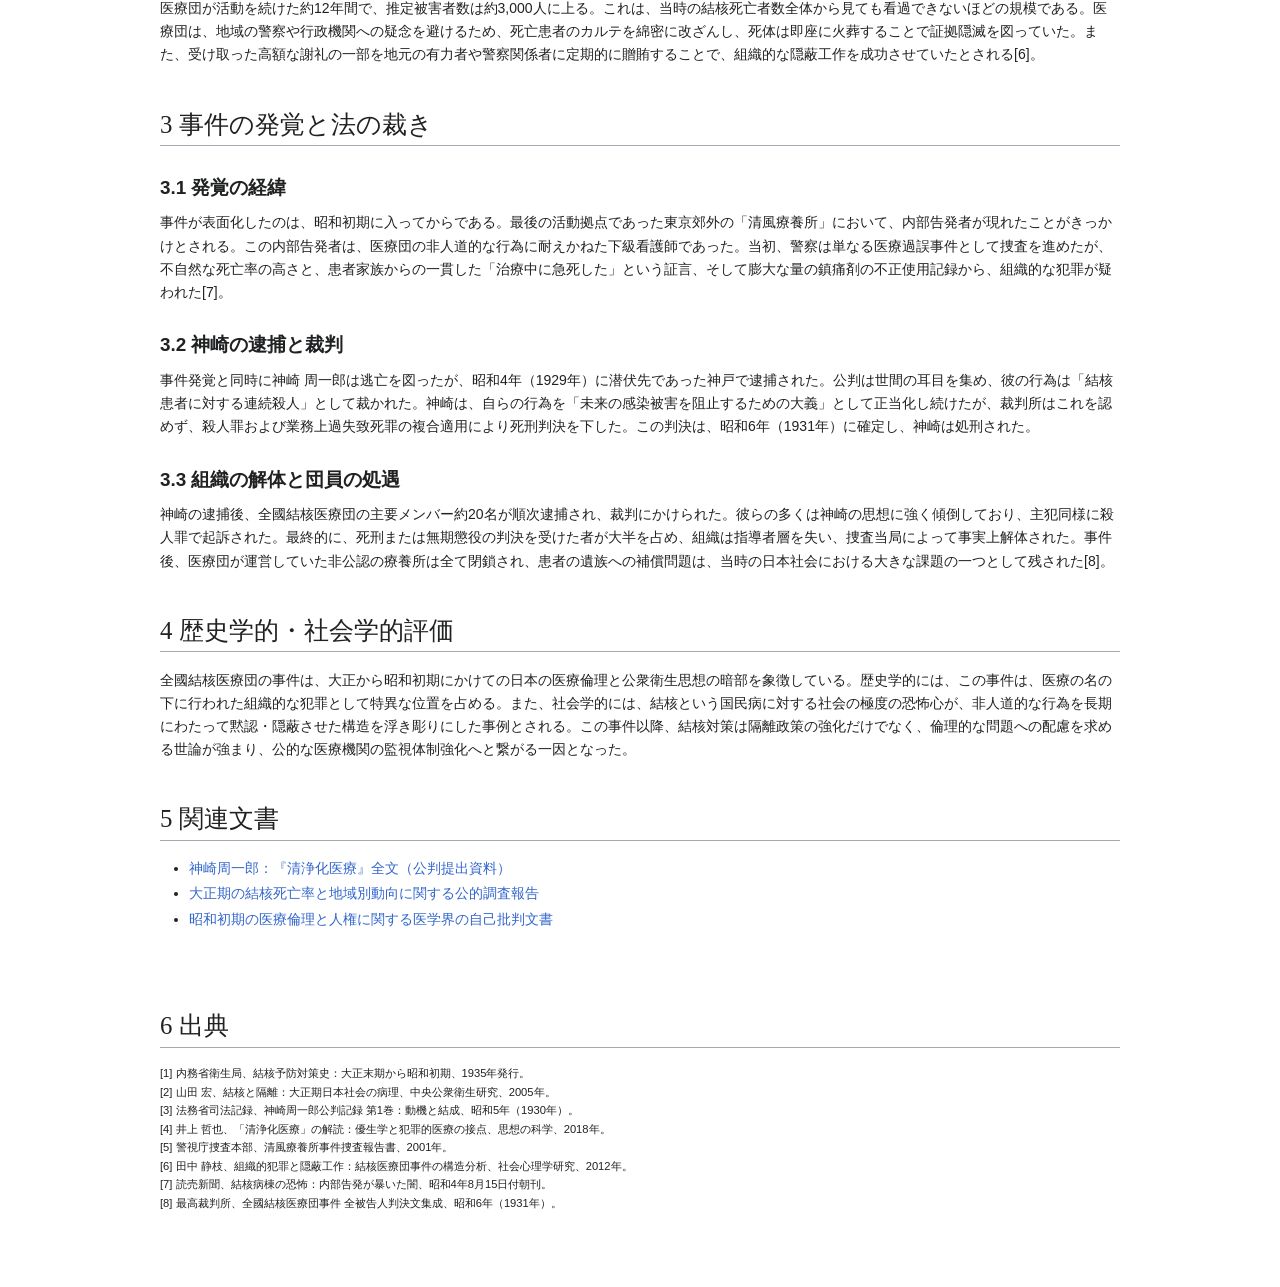
<file: 9/index.html>
<!DOCTYPE html>
<html lang="ja">
<head>
    <meta charset="UTF-8">
    <meta name="viewport" content="width=device-width, initial-scale=1.0"> 
    <title>全國結核医療団 - liefantidia</title>
    <style>
        /* Base & Layout */
        :root {
            --wiki-main: #f8f9fa;
            --wiki-border: #a2a9b1;
            --wiki-link: #0645ad;
            --wiki-header-bg: #eaecf0;
            --map-bg: #e6e6e6; 
            --old-town-border: #dc3545; /* 赤を強調色として使用 */
        }
        body {
            font-family: 'Times New Roman', Times, serif;
            line-height: 1.5;
            background-color: var(--wiki-main);
            color: #000;
            padding: 0;
            margin: 0;
            font-size: 0.9em;
        }
        .container {
            max-width: 1280px;
            display: flex;
            margin: 0 auto;
            padding: 20px;
        }
        .main-content {
            flex-grow: 1;
            background-color: white;
            padding: 10px 30px;
            border: 1px solid var(--wiki-border);
            border-top: none;
            min-height: 100vh;
        }
        /* Headers & Links */
        h1 {
            font-size: 1.8em;
            font-weight: normal;
            border-bottom: 1px solid var(--wiki-border);
            padding-bottom: 5px;
            margin-bottom: 5px;
        }
        h2 {
            font-size: 1.4em;
            border-bottom: 1px solid var(--wiki-border);
            padding-bottom: 2px;
            margin-top: 1.5em;
        }
        h3 {
            font-size: 1.1em;
            margin-top: 1em;
        }
        a {
            color: var(--wiki-link);
            text-decoration: none;
        }
        a:hover {
            text-decoration: underline;
        }

        /* Infobox (右側の表) */
        .infobox {
            width: 300px;
            margin-left: 20px;
            padding: 0;
            border: 1px solid var(--wiki-border);
            background-color: #f9f9f9;
            font-size: 0.9em;
            flex-shrink: 0;
            float: right;
            margin: 0 0 1em 1em;
            clear: right;
            border-collapse: collapse;
        }
        .infobox caption {
            background-color: var(--wiki-header-bg);
            font-size: 1.1em;
            font-weight: bold;
            padding: 5px;
            text-align: center;
        }
        .infobox table {
            width: 100%;
            border-collapse: collapse;
        }
        .infobox th, .infobox td {
            padding: 4px 8px;
            border-top: 1px solid var(--wiki-border);
            text-align: left;
        }
        .infobox th {
            width: 40%;
            background-color: var(--wiki-header-bg);
        }

        /* TOC (目次) */
        #toc {
            border: 1px solid var(--wiki-border);
            background-color: #f9f9f9;
            padding: 10px;
            margin: 1em 0;
            width: fit-content;
        }
        #toc h2 {
            font-size: 1.1em;
            margin: 0;
            border-bottom: none;
        }

        /* 統計表 */
        .wikitable { 
            width: 95%;
            margin: 1em auto;
            border: 1px solid var(--wiki-border);
            border-collapse: collapse;
        }
        .wikitable th {
            background-color: var(--wiki-header-bg);
        }
        .wikitable th, .wikitable td {
            border: 1px solid var(--wiki-border);
            padding: 5px;
            text-align: center;
        }

        /* グラフコンテナのスタイル */
        .chart-container {
            position: relative; 
            width: 95%;
            height: 200px; 
            margin: 1em auto;
            border-left: 1px solid #000;
            border-bottom: 1px solid #000;
        }
        .chart-bar {
            background-color: var(--old-town-border); /* 違法性を強調する赤 */
        }


        /* 上に戻るボタンのスタイル */
        #backToTop {
            display: none; 
            position: fixed;
            bottom: 20px;
            right: 30px;
            z-index: 99;
            border: none;
            outline: none;
            background-color: rgba(6, 69, 173, 0.7); 
            color: white;
            cursor: pointer;
            padding: 12px 18px;
            border-radius: 5px;
            font-size: 20px;
            line-height: 1;
            font-family: Arial, sans-serif; 
            box-shadow: 0 2px 5px rgba(0, 0, 0, 0.2);
        }
        #backToTop:hover {
            background-color: var(--wiki-link);
        }


        /* ============== レスポンシブ対応の修正 (モバイル) ============= */
        @media (max-width: 600px) {
            .container {
                padding: 10px;
            }
            .main-content {
                padding: 10px 15px;
            }
            /* Infoboxを画面幅いっぱいに広げ、floatを解除 */
            .infobox {
                width: 100%;
                margin: 0.5em 0;
                float: none;
            }
            /* TOCは幅いっぱいに */
             #toc {
                width: 95%;
            }
        }
        /* クッキー通知用のスタイル */
        #genericCookieNotice {
            position: fixed;
            bottom: 0;
            left: 0;
            width: 100%;
            background-color: rgba(34, 34, 34, 0.95); 
            color: #fff;
            padding: 15px 20px;
            text-align: center;
            font-size: 0.9em;
            z-index: 9999;
            box-shadow: 0 -2px 10px rgba(0, 0, 0, 0.2);
            display: none; 
        }
        #genericCookieNotice a {
            color: #add8e6;
            text-decoration: underline;
            margin: 0 5px;
        }
        #genericCookieNotice button {
            background-color: #0645ad;
            color: #fff;
            border: none;
            padding: 8px 20px;
            cursor: pointer;
            margin-left: 20px;
            border-radius: 4px;
            font-weight: bold;
            transition: background-color 0.3s;
        }
        #genericCookieNotice button:hover {
            background-color: #043685;
        }
    </style>
    <link rel="stylesheet" href="/wiki-vector.css">
</head>
<body>
    <div class="container">
        <div class="main-content">
            <p style="text-align:right; font-size:0.7em;"><sup>[†]</sup>fuck israel <sup>[‡]</sup>slava ukraine <sup>[§]</sup>taiwan independence</p>
            <h1>全國結核医療団</h1>

            <table class="infobox" role="presentation">
                <caption>全國結核医療団 (ぜんこくけっかくいりょうだん)</caption>
                <tr><td colspan="2" style="text-align:center;">
                    <p style="font-size:0.8em; margin:5px 0;">「結核の蔓延阻止」を掲げた違法な秘密結社</p>
                </td></tr>
                <tr><th>別称</th><td>サナトリウムの悪魔、神崎団</td></tr>
                <tr><th colspan="2" style="text-align:center;">結成と解体のデータ</th></tr>
                <tr><th>結成時期</th><td><a href="/main.html?query=大正時代">大正</a>中期（大正6年/1917年頃）</td></tr>
                <tr><th>結成者</th><td>神崎 周一郎（かんざき しゅういちろう）</td></tr>
                <tr><th>主な活動地</th><td>大都市近郊の非公認療養施設（サナトリウム）</td></tr>
                <tr><th>活動の終焉</th><td><a href="/main.html?query=昭和時代">昭和</a>初期（昭和4年/1929年）</td></tr>
                <tr><th>解体理由</th><td>神崎周一郎の逮捕と団員の一斉検挙</td></tr>
                <tr><th>推定被害者数</th><td>約3,000人</td></tr>
                <tr><th>関連事件</th><td>結核病棟連続殺人事件</td></tr>
            </table>

            <p>
                全國結核医療団（ぜんこくけっかくいりょうだん）は、<a href="/main.html?query=大正時代">大正時代</a>中期に医師であった神崎 周一郎によって秘密裏に結成・運営されていた非合法の医療組織である。結核患者を「殺害」することで感染拡大そのものを阻止するという、当時の公衆衛生思想を過激に拡大解釈した目的を持っていた。その活動は、大都市近郊の結核療養所を舞台に、非公認の終末期治療の名の下に約3,000人にも及ぶ患者を組織的に殺害したとされる。本組織は、結核病棟連続殺人事件として歴史に名を残し、神崎の逮捕と団員の一斉検挙により、事実上解体された。この事件は、当時の<a href="/main.html?query=優生学">優生学</a>的な社会不安と、結核が「国民病」として恐れられていた時代の闇を象徴する出来事とされる<span class="reference">[1]</span>。
            </p>
            <div id="toc">
                <h2>目次</h2>
                <ul>
                    <li><a href="#組織の結成と指導原理">1 組織の結成と指導原理</a>
                        <ul>
                            <li><a href="#結核の時代背景">1.1 結核の時代背景と恐怖</a></li>
                            <li><a href="#神崎周一郎と団の結成">1.2 神崎周一郎と団の結成</a></li>
                            <li><a href="#指導原理">1.3 違法な指導原理「清浄化医療」</a></li>
                        </ul>
                    </li>
                    <li><a href="#事件の構造と活動実態">2 事件の構造と活動実態</a>
                        <ul>
                            <li><a href="#活動の拠点と手法">2.1 活動の拠点と手法</a></li>
                            <li><a href="#被害の実態と隠蔽工作">2.2 被害の実態と隠蔽工作</a></li>
                        </ul>
                    </li>
                    <li><a href="#事件の発覚と法の裁き">3 事件の発覚と法の裁き</a>
                        <ul>
                            <li><a href="#発覚の経緯">3.1 発覚の経緯</a></li>
                            <li><a href="#神崎の逮捕と裁判">3.2 神崎の逮捕と裁判</a></li>
                            <li><a href="#組織の解体">3.3 組織の解体と団員の処遇</a></li>
                        </ul>
                    </li>
                    <li><a href="#歴史学的・社会学的評価">4 歴史学的・社会学的評価</a></li>
                    <li><a href="#関連文書">5 関連文書</a></li>
                    <li><a href="#出典">6 出典</a></li>
                </ul>
            </div>
            <h2 id="組織の結成と指導原理">1 組織の結成と指導原理</h2>
            <h3 id="結核の時代背景">1.1 結核の時代背景と恐怖</h3>
            <p>
                全國結核医療団が結成された大正中期は、結核（肺病）が死亡原因の第1位を占める「国民病」であり、その治療法は未だ確立されていなかった。特に都市部の貧困層を中心に爆発的に感染が拡大しており、社会全体に結核患者に対する差別や恐怖が深く根付いていた。公的な<a href="/main.html?query=サナトリウム">サナトリウム</a>（結核療養所）の収容能力は限界にあり、多くの患者は自宅や非公認の民間療養所で隔離される状態にあった。このような社会の閉塞感が、医療団の非人道的な活動の温床となったとされる<span class="reference">[2]</span>。
            </p>
            <h3 id="神崎周一郎と団の結成">1.2 神崎周一郎と団の結成</h3>
            <p>
                結成者の神崎 周一郎は、東京帝国大学医学部出身のエリート医師であり、当初は結核の予防と治療に情熱を燃やしていた。しかし、最愛の妻を結核で亡くしたことを契機に、「個人の治療よりも、種の保全」を至上命題とする過激な思想へと傾倒していった。大正6年（1917年）頃、彼は自らの病院の一部を秘密裏に改造し、志を同じくする数名の医師、看護師、医療補助員を集めて医療団を結成。彼らにとっての「医療」とは、感染拡大を阻止するための「患者の清浄化」、すなわち殺害を意味した<span class="reference">[3]</span>。
            </p>
            <h3 id="指導原理">1.3 違法な指導原理「清浄化医療」</h3>
            <p>
                医療団の非合法な活動を支えたのは、神崎が記したとされる「清浄化医療」という秘密の指導原理であった。この文書は、「治癒の見込みがなく、感染源として社会に害をなす患者は、人類全体の安寧のために静かに除去されるべき」という、当時の社会の優生学的思想を極端に解釈したものであった。清浄化医療に基づき、団員は患者の家族から「高度な終末期ケア」の名目で莫大な謝礼を受け取り、同時に患者の生命を奪うという、極めて悪質な構造で活動していた<span class="reference">[4]</span>。
            </p>

            <h2 id="事件の構造と活動実態">2 事件の構造と活動実態</h2>
            <h3 id="活動の拠点と手法">2.1 活動の拠点と手法</h3>
            <p>
                医療団の活動拠点は、公的機関の目が届きにくい、大都市近郊の非公認・私設の結核療養所に設けられた。神崎自身が経営する施設に加え、団員の伝手を使い、次々とサナトリウムを買収または提携。彼らは特に、貧困層や家族から見放された重症患者、あるいは感染を恐れる家族自身から隔離を依頼された患者を標的とした。殺害の手法は主に、過剰な量の鎮痛剤（モルヒネ等）の投与による安楽死の偽装、または外科的処置における業務上過失を装った致死行為であったとされる。患者の死因は常に「急速な病状悪化による衰弱死」として処理された<span class="reference">[5]</span>。
            </p>
            <h3 id="被害の実態と隠蔽工作">2.2 被害の実態と隠蔽工作</h3>
            <p>
                医療団が活動を続けた約12年間で、推定被害者数は約3,000人に上る。これは、当時の結核死亡者数全体から見ても看過できないほどの規模である。医療団は、地域の警察や行政機関への疑念を避けるため、死亡患者のカルテを綿密に改ざんし、死体は即座に火葬することで証拠隠滅を図っていた。また、受け取った高額な謝礼の一部を地元の有力者や警察関係者に定期的に贈賄することで、組織的な隠蔽工作を成功させていたとされる<span class="reference">[6]</span>。
            </p>

            <h2 id="事件の発覚と法の裁き">3 事件の発覚と法の裁き</h2>
            <h3 id="発覚の経緯">3.1 発覚の経緯</h3>
            <p>
                事件が表面化したのは、昭和初期に入ってからである。最後の活動拠点であった東京郊外の「清風療養所」において、内部告発者が現れたことがきっかけとされる。この内部告発者は、医療団の非人道的な行為に耐えかねた下級看護師であった。当初、警察は単なる医療過誤事件として捜査を進めたが、不自然な死亡率の高さと、患者家族からの一貫した「治療中に急死した」という証言、そして膨大な量の鎮痛剤の不正使用記録から、組織的な犯罪が疑われた<span class="reference">[7]</span>。
            </p>
            <h3 id="神崎の逮捕と裁判">3.2 神崎の逮捕と裁判</h3>
            <p>
                事件発覚と同時に神崎 周一郎は逃亡を図ったが、昭和4年（1929年）に潜伏先であった神戸で逮捕された。公判は世間の耳目を集め、彼の行為は「結核患者に対する連続殺人」として裁かれた。神崎は、自らの行為を「未来の感染被害を阻止するための大義」として正当化し続けたが、裁判所はこれを認めず、殺人罪および業務上過失致死罪の複合適用により死刑判決を下した。この判決は、昭和6年（1931年）に確定し、神崎は処刑された。
            </p>
            <h3 id="組織の解体">3.3 組織の解体と団員の処遇</h3>
            <p>
                神崎の逮捕後、全國結核医療団の主要メンバー約20名が順次逮捕され、裁判にかけられた。彼らの多くは神崎の思想に強く傾倒しており、主犯同様に殺人罪で起訴された。最終的に、死刑または無期懲役の判決を受けた者が大半を占め、組織は指導者層を失い、捜査当局によって事実上解体された。事件後、医療団が運営していた非公認の療養所は全て閉鎖され、患者の遺族への補償問題は、当時の日本社会における大きな課題の一つとして残された<span class="reference">[8]</span>。
            </p>

            <h2 id="歴史学的・社会学的評価">4 歴史学的・社会学的評価</h2>
            <p>
                全國結核医療団の事件は、大正から昭和初期にかけての日本の医療倫理と公衆衛生思想の暗部を象徴している。歴史学的には、この事件は、医療の名の下に行われた組織的な犯罪として特異な位置を占める。また、社会学的には、結核という国民病に対する社会の極度の恐怖心が、非人道的な行為を長期にわたって黙認・隠蔽させた構造を浮き彫りにした事例とされる。この事件以降、結核対策は隔離政策の強化だけでなく、倫理的な問題への配慮を求める世論が強まり、公的な医療機関の監視体制強化へと繋がる一因となった。
            </p>

            <h2 id="関連文書">5 関連文書</h2>
            <ul>
                <li><a href="/doc/kanzaki-theory.html" target="_blank">神崎周一郎：『清浄化医療』全文（公判提出資料）</a></li>
                <li><a href="/doc/kekkaku-deathrate.pdf" target="_blank">大正期の結核死亡率と地域別動向に関する公的調査報告</a></li>
                <li><a href="/doc/showa-iryou-rinri-review.html" target="_blank">昭和初期の医療倫理と人権に関する医学界の自己批判文書</a></li>
            </ul>

　　　　　　　　<h2 id="出典">6 出典</h2>
            <p style="font-size: 0.8em;">
                [1] 内務省衛生局、結核予防対策史：大正末期から昭和初期、1935年発行。<br>
                [2] 山田 宏、結核と隔離：大正期日本社会の病理、中央公衆衛生研究、2005年。<br>
                [3] 法務省司法記録、神崎周一郎公判記録 第1巻：動機と結成、昭和5年（1930年）。<br>
                [4] 井上 哲也、「清浄化医療」の解読：優生学と犯罪的医療の接点、思想の科学、2018年。<br>
                [5] 警視庁捜査本部、清風療養所事件捜査報告書、2001年。<br>
                [6] 田中 静枝、組織的犯罪と隠蔽工作：結核医療団事件の構造分析、社会心理学研究、2012年。<br>
                [7] 読売新聞、結核病棟の恐怖：内部告発が暴いた闇、昭和4年8月15日付朝刊。<br>
                [8] 最高裁判所、全國結核医療団事件 全被告人判決文集成、昭和6年（1931年）。
            </p>
        </div>
    </div>

    <button onclick="topFunction()" id="backToTop" title="トップに戻る">↑</button>
    
    <div id="genericCookieNotice">
        このサイトでは、サイトの利用状況を分析し、より良いサービスを提供するためにCookieを使用しています。
        <a href="/ak/index.html" target="_blank">詳細はこちら</a>
        <button onclick="acceptConsent()">同意する</button> 
    </div>

    <script>
        // 上に戻るボタンの表示・非表示を制御するJS
        let mybutton = document.getElementById("backToTop");

        // ページをスクロールするたびにこの関数が実行される
        window.onscroll = function() {scrollFunction()};

        function scrollFunction() {
            // スクロール量が200pxを超えたらボタンを表示する
            if (document.body.scrollTop > 200 || document.documentElement.scrollTop > 200) {
                mybutton.style.display = "block";
            } else {
                mybutton.style.display = "none";
            }
        }

        // クリック時にページの最上部へスムーズにスクロールする
        function topFunction() {
            window.scrollTo({
                top: 0,
                behavior: 'smooth'
            });
        }
        
        // JavaScriptロジック: ローカルストレージの読み書きとバナーの表示/非表示を制御
        const CONSENT_KEY = 'consent-local-storage'; // ローカルストレージのキー

        function showConsentNotice() {
            const notice = document.getElementById('genericCookieNotice');
            if (notice) {
                notice.style.display = 'block';
            }
        }

        // ローカルストレージに同意状態を保存
        function acceptConsent() {
            // ローカルストレージに同意状態を保存 (期限なし)
            localStorage.setItem(CONSENT_KEY, 'accepted'); 

            const notice = document.getElementById('genericCookieNotice');
            if (notice) {
                notice.style.display = 'none';
            }
        }

        document.addEventListener('DOMContentLoaded', () => {
            // ローカルストレージから同意記録をチェック
            if (localStorage.getItem(CONSENT_KEY) !== 'accepted') {
                showConsentNotice();
            }
        });
    </script>
</body>
</html>
</file>
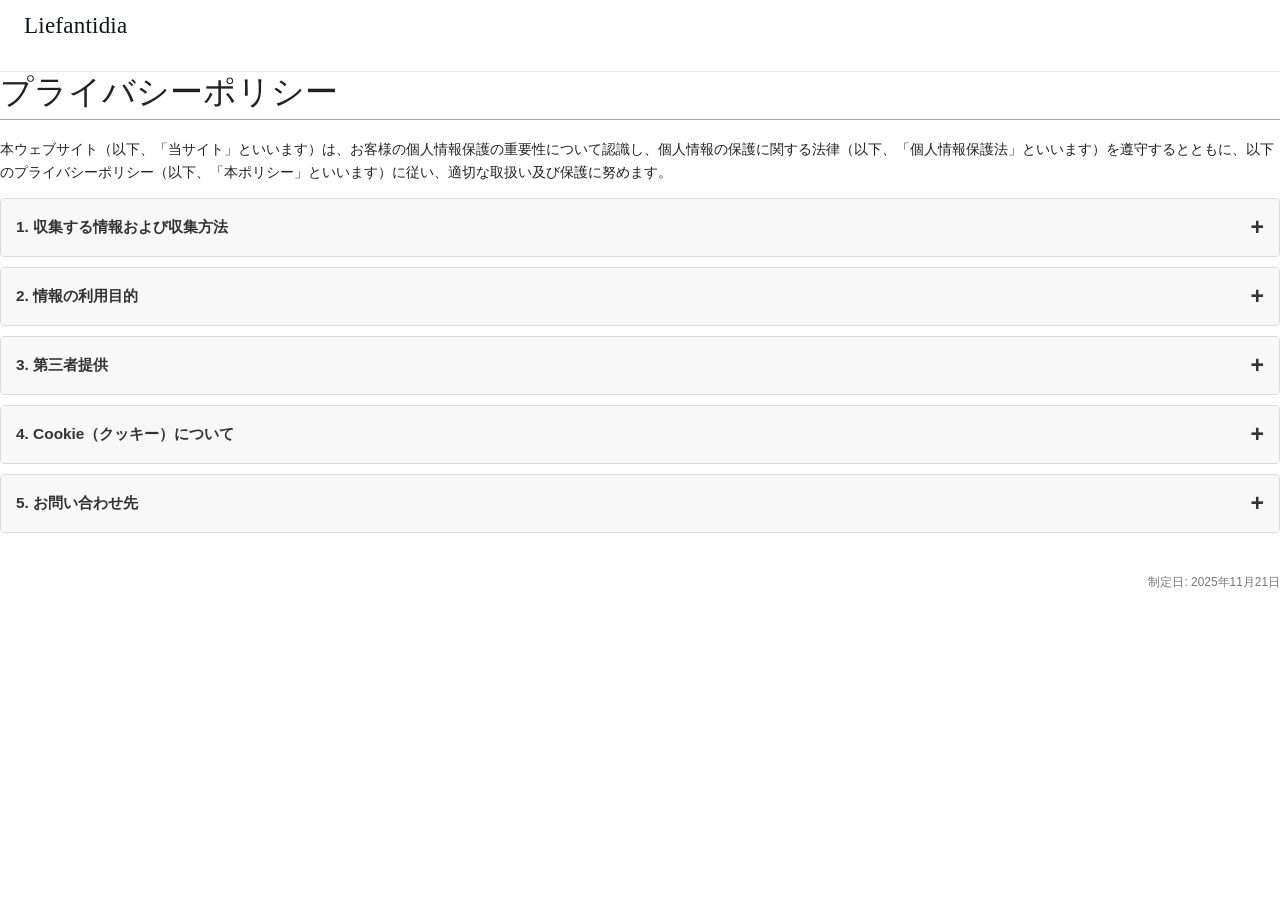
<file: ak/index.html>
<!DOCTYPE html>
<html lang="ja">
<head>
    <meta charset="UTF-8">
    <meta name="viewport" content="width=device-width, initial-scale=1.0">
    <title>プライバシーポリシー</title>
    <style>
        :root {
            --primary-color: #0645ad;
            --secondary-bg: #f8f8f8;
            --border-color: #ddd;
            --line-color: #06C755; /* LINEカラーを追加 */
        }
        body {
            font-family: 'Noto Sans JP', sans-serif;
            line-height: 1.6;
            color: #333;
            background-color: #fff;
            margin: 0;
            padding: 0;
        }
        .container {
            max-width: 800px;
            margin: 30px auto;
            padding: 20px;
            border: 1px solid var(--border-color);
            border-radius: 8px;
            box-shadow: 0 4px 12px rgba(0, 0, 0, 0.05);
        }
        h1 {
            color: var(--primary-color);
            border-bottom: 3px solid var(--primary-color);
            padding-bottom: 10px;
            margin-bottom: 25px;
            font-size: 1.8em;
        }
        h2 {
            font-size: 1.4em;
            margin-top: 30px;
            color: #555;
        }
        a {
            color: var(--primary-color);
            text-decoration: none;
        }
        a:hover {
            text-decoration: underline;
        }
        
        /* アコーディオンスタイル */
        .accordion-item {
            border: 1px solid var(--border-color);
            margin-bottom: 10px;
            border-radius: 4px;
            overflow: hidden;
        }
        .accordion-header {
            background-color: var(--secondary-bg);
            color: #333;
            cursor: pointer;
            padding: 15px;
            width: 100%;
            border: none;
            text-align: left;
            outline: none;
            font-size: 1.1em;
            transition: background-color 0.3s;
            display: flex;
            justify-content: space-between;
            align-items: center;
            font-weight: bold;
        }
        .accordion-header:hover {
            background-color: #eee;
        }
        .accordion-content {
            padding: 0 15px;
            background-color: white;
            max-height: 0;
            overflow: hidden;
            transition: max-height 0.4s ease-out;
        }
        .accordion-content p {
            padding: 15px 0;
            border-top: 1px dashed var(--border-color);
            margin: 0;
        }
        .icon::after {
            content: '+';
            font-size: 1.5em;
            transition: transform 0.3s;
        }
        .accordion-header.active .icon::after {
            content: '−';
            transform: rotate(45deg);
        }

        /* LINEボタンのスタイル (お問い合わせセクション用) */
        .line-button {
            display: inline-flex;
            align-items: center;
            padding: 10px 15px;
            background-color: var(--line-color); 
            color: white !important;
            font-weight: bold;
            border-radius: 5px;
            text-decoration: none;
            margin-top: 10px;
            box-shadow: 0 2px 4px rgba(0, 0, 0, 0.1);
            transition: background-color 0.3s;
        }
        .line-button:hover {
            background-color: #05b44a;
            text-decoration: none;
        }
    </style>
    <link rel="stylesheet" href="/wiki-vector.css">
</head>
<body>
    <div class="container">
        <h1>プライバシーポリシー</h1>
        <p>本ウェブサイト（以下、「当サイト」といいます）は、お客様の個人情報保護の重要性について認識し、個人情報の保護に関する法律（以下、「個人情報保護法」といいます）を遵守するとともに、以下のプライバシーポリシー（以下、「本ポリシー」といいます）に従い、適切な取扱い及び保護に努めます。</p>

        <div class="accordion-item">
            <button class="accordion-header">
                1. 収集する情報および収集方法 <span class="icon"></span>
            </button>
            <div class="accordion-content">
                <p>
                    当サイトでは、ユーザーが「同意する」ボタンをクリックした場合、以下の情報をCookieを通じて収集します。
                    <ul>
                        <li>端末情報（IPアドレス、ブラウザ種別、OS情報など）</li>
                        <li>アクセスログ（訪問日時、閲覧したページ、リファラ情報など）</li>
                    </ul>
                    これらの情報は、サイトの利便性向上および統計的な分析にのみ使用されます。
                </p>
            </div>
        </div>

        <div class="accordion-item">
            <button class="accordion-header">
                2. 情報の利用目的 <span class="icon"></span>
            </button>
            <div class="accordion-content">
                <p>
                    当サイトで収集した情報は、以下の目的で利用します。
                    <ul>
                        <li>サイトの保守・改善、およびシステム障害対応のため。</li>
                        <li>トラフィック分析、およびユーザー体験の最適化のため。</li>
                    </ul>
                </p>
            </div>
        </div>

        <div class="accordion-item">
            <button class="accordion-header">
                3. 第三者提供 <span class="icon"></span>
            </button>
            <div class="accordion-content">
                <p>
                    当サイトは、法令に基づき開示が許容される場合を除き、ご本人の同意を得ずに個人情報を第三者に提供することはありません。
                </p>
            </div>
        </div>

        <div class="accordion-item">
            <button class="accordion-header">
                4. Cookie（クッキー）について <span class="icon"></span>
            </button>
            <div class="accordion-content">
                <p>
                    当サイトは、サイトの円滑な運営のためにCookieを使用しております。Cookieは、お客様のブラウザ内に情報を保存する仕組みであり、お客様のプライバシーを侵害するものではありません。Cookieを無効にしたい場合は、お使いのブラウザの設定をご自身で変更してください。
                </p>
            </div>
        </div>

        <div class="accordion-item">
            <button class="accordion-header">
                5. お問い合わせ先 <span class="icon"></span>
            </button>
            <div class="accordion-content">
                <p>
                    本ポリシーに関するお問い合わせは、以下のLINE公式アカウントよりご連絡ください。
                    <br>
                    <a href="https://lin.ee/NrCpUtH" target="_blank" class="line-button">
                        [attachment_0](attachment) LINEでお問い合わせ
                    </a>
                </p>
            </div>
        </div>

        <div style="margin-top: 40px; text-align: right; font-size: 0.85em; color: #777;">
            <p>制定日: 2025年11月21日</p>
        </div>
    </div>

    <script>
        const headers = document.querySelectorAll('.accordion-header');

        headers.forEach(header => {
            header.addEventListener('click', () => {
                const content = header.nextElementSibling;
                
                // 現在アクティブな要素でない場合は、開く
                if (!header.classList.contains('active')) {
                    // 他の開いているアコーディオンを閉じる
                    document.querySelectorAll('.accordion-header.active').forEach(activeHeader => {
                        activeHeader.classList.remove('active');
                        activeHeader.nextElementSibling.style.maxHeight = null;
                    });

                    // クリックした要素を開く
                    header.classList.add('active');
                    content.style.maxHeight = content.scrollHeight + "px";
                } else {
                    // すでにアクティブな場合は閉じる
                    header.classList.remove('active');
                    content.style.maxHeight = null;
                }
            });
        });
    </script>
</body>
</html>
</file>
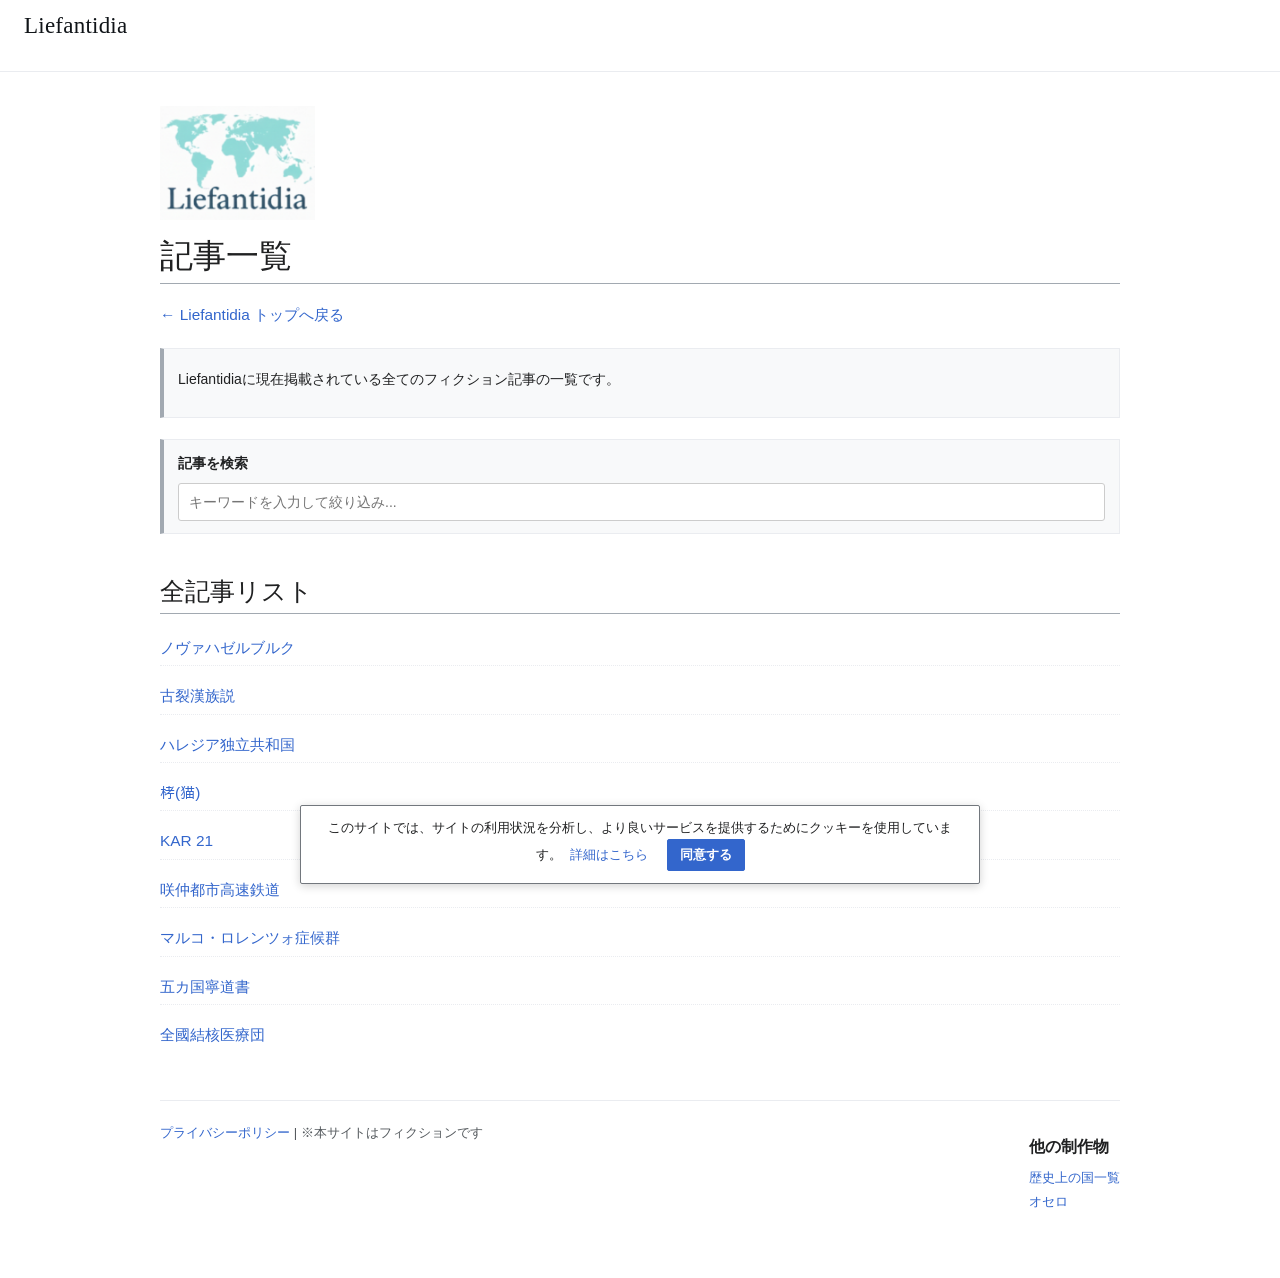
<file: list/index.html>
<!DOCTYPE html>
<html lang="ja">
<head>
    <meta charset="UTF-8">
    <meta name="viewport" content="width=device-width, initial-scale=1.0">
    <title>記事一覧 - Liefantidia</title>
    <style>
        /* 現代の標準的なウィキスタイル (従来のCSS) */
        :root {
            --wiki-bg: #f8f9fa;
            --wiki-content-bg: #ffffff;
            --wiki-border: #a2a9b1;
            --wiki-link: #0645ad;
            --wiki-heading-border: #eaecf0;
        }
        body {
            font-family: -apple-system, BlinkMacSystemFont, "Segoe UI", Roboto, "Helvetica Neue", Arial, sans-serif, "Apple Color Emoji", "Segoe UI Emoji", "Segoe UI Symbol";
            line-height: 1.6;
            background-color: var(--wiki-bg);
            color: #202122;
            margin: 0;
            padding: 0;
            display: flex; 
            justify-content: center;
        }
        .main-content {
            width: 90%;
            max-width: 1200px; /* トップページに合わせて調整しても良い */
            margin: 20px auto;
            padding: 30px;
            background-color: var(--wiki-content-bg);
        }
        #site-logo {
            display: block;
            margin: 0 0 10px 0;
            max-width: 150px;
            height: auto;
        }
        h1 {
            font-size: 1.8em; 
            font-weight: normal;
            border-bottom: 1px solid var(--wiki-border);
            padding-bottom: 4px;
            margin-bottom: 0.5em;
        }
        h2 {
            font-size: 1.4em;
            font-weight: normal;
            border-bottom: 1px solid var(--wiki-heading-border);
            padding: 0.5em 0 0.2em 0;
            margin-top: 1.5em;
            margin-bottom: 0.8em; 
        }
        .intro-explanation {
            margin-bottom: 20px;
            font-size: 1em;
        }
        /* 記事リストスタイル */
        .article-list ul {
            list-style-type: none; /* リスト記号を非表示にする */
            padding-left: 0;
        }
        .article-list li {
            margin-bottom: 12px;
            padding: 5px 0;
            border-bottom: 1px dotted var(--wiki-heading-border);
        }
        .article-list li:last-child {
            border-bottom: none;
        }
        .article-list a {
            color: var(--wiki-link);
            text-decoration: none;
            font-size: 1.1em;
            font-weight: 500;
        }
        .article-list a:hover {
            text-decoration: underline;
        }
        .home-link {
            display: block;
            margin-bottom: 20px;
            font-size: 1.1em;
        }

        /* 検索機能のスタイル */
        .search-container {
            margin: 20px 0 30px 0;
            padding: 15px;
            background-color: #f9f9f9;
            border: 1px solid var(--wiki-heading-border);
            border-radius: 4px;
        }
        .search-container input[type="text"] {
            width: 100%;
            padding: 10px;
            font-size: 1em;
            border: 1px solid #ccc;
            border-radius: 3px;
            box-sizing: border-box;
        }
        .search-container label {
            display: block;
            margin-bottom: 8px;
            font-weight: bold;
        }
        
        /* フッターとクッキー通知は省略（トップページと同じものをコピーしてください） */
        .footer-base {
            margin-top: 40px;
            padding-top: 15px;
            border-top: 1px solid var(--wiki-heading-border);
            font-size: 0.8em;
            color: #777;
            text-align: left;
            display: flex;
            justify-content: space-between;
        }
        .footer-base a {
            color: var(--wiki-link);
        }
        .footer-links-restored h4 {
            font-size: 1em;
            margin-top: 0;
            margin-bottom: 5px;
            color: #202122;
        }
        .footer-links-restored ul {
            list-style: none;
            padding: 0;
            margin: 0;
        }
        .footer-links-restored li {
            margin-bottom: 2px;
        }
        #genericCookieNotice {
            position: fixed;
            bottom: 0;
            left: 0;
            width: 100%;
            background-color: rgba(34, 34, 34, 0.95);
            color: #fff;
            padding: 15px 20px;
            text-align: center;
            font-size: 0.9em;
            z-index: 9999;
            box-shadow: 0 -2px 10px rgba(0, 0, 0, 0.2);
            display: none;
        }
        #genericCookieNotice a {
            color: #add8e6;
            text-decoration: underline;
            margin: 0 5px;
        }
        #genericCookieNotice button {
            background-color: var(--wiki-link);
            color: #fff;
            border: none;
            padding: 8px 20px;
            cursor: pointer;
            margin-left: 20px;
            border-radius: 4px;
            font-weight: bold;
            transition: background-color 0.3s;
        }
        #genericCookieNotice button:hover {
            background-color: #043685;
        }
    </style>
    <link rel="stylesheet" href="/wiki-vector.css">
</head>
<body>
    <div class="main-content">
        <img src="/logo.jpg" alt="Liefantidia ロゴ" id="site-logo">

        <h1>記事一覧</h1>
        
        <p class="home-link">
            <a href="/">← Liefantidia トップへ戻る</a>
        </p>

        <div class="intro-explanation">
            <p>
                Liefantidiaに現在掲載されている全てのフィクション記事の一覧です。
            </p>
        </div>

        <div class="search-container">
            <label for="article-search">記事を検索</label>
            <input type="text" id="article-search" placeholder="キーワードを入力して絞り込み...">
        </div>
        <h2>全記事リスト</h2>

        <div class="article-list">
            <ul id="article-list-ul">
                <li><a href="/1/index.html">ノヴァハゼルブルク</a></li>
                <li><a href="/2/index.html">古裂漢族説</a></li>
                <li><a href="/3/index.html">ハレジア独立共和国</a></li>
                <li><a href="/4/index.html">𣑥(猫)</a></li>
                <li><a href="/5/index.html">KAR 21</a></li>
                <li><a href="/6/index.html">咲仲都市高速鉄道</a></li>
                <li><a href="/7/index.html">マルコ・ロレンツォ症候群</a></li>
                <li><a href="/8/index.html">五カ国寧道書</a></li>
                <li><a href="/9/index.html">全國結核医療団</a></li>
                </ul>
            <p id="no-results" style="display:none; color: #cc0000; font-weight: bold;">
                検索条件に一致する記事は見つかりませんでした。
            </p>
        </div>

        <div class="footer-base">
            <div>
                <p>
                    <a href="/ak/index.html">プライバシーポリシー</a> | 
                    ※本サイトはフィクションです
                </p>
            </div>

            <div class="footer-links-restored">
                <h4>他の制作物</h4>
                <ul>
                    <li><a href="https://test-teas-projects-8736b808.vercel.app/" target="_blank">歴史上の国一覧</a></li>
                    <li><a href="https://othello-five-sable.vercel.app/" target="_blank">オセロ</a></li>
                </ul>
            </div>
        </div>

    </div>

    <div id="genericCookieNotice">
        このサイトでは、サイトの利用状況を分析し、より良いサービスを提供するためにクッキーを使用しています。
        <a href="/ak/index.html" target="_blank">詳細はこちら</a>
        <button onclick="acceptConsent()">同意する</button>
    </div>

    <script>
        // --- クッキー処理ロジック ---
        const CONSENT_KEY = 'consent-local-storage';

        function showConsentNotice() {
            const notice = document.getElementById('genericCookieNotice');
            if (notice) {
                notice.style.display = 'block'; 
            }
        }

        function acceptConsent() {
            localStorage.setItem(CONSENT_KEY, 'accepted');
            const notice = document.getElementById('genericCookieNotice');
            if (notice) {
                notice.style.display = 'none';
            }
        }

        document.addEventListener('DOMContentLoaded', () => {
            if (localStorage.getItem(CONSENT_KEY) !== 'accepted') {
                showConsentNotice();
            }
        });
        
        // --- 記事検索機能ロジック ---
        const searchInput = document.getElementById('article-search');
        const articleList = document.getElementById('article-list-ul');
        const listItems = articleList.getElementsByTagName('li');
        const noResultsMessage = document.getElementById('no-results');

        searchInput.addEventListener('input', function() {
            const filter = this.value.toLowerCase();
            let foundCount = 0;

            for (let i = 0; i < listItems.length; i++) {
                const link = listItems[i].getElementsByTagName('a')[0];
                const textValue = link.textContent || link.innerText;
                
                if (textValue.toLowerCase().indexOf(filter) > -1) {
                    listItems[i].style.display = ""; // 表示
                    foundCount++;
                } else {
                    listItems[i].style.display = "none"; // 非表示
                }
            }

            // 検索結果がない場合のメッセージ表示
            if (foundCount === 0) {
                noResultsMessage.style.display = 'block';
            } else {
                noResultsMessage.style.display = 'none';
            }
        });
    </script>
</body>
</html>
</file>
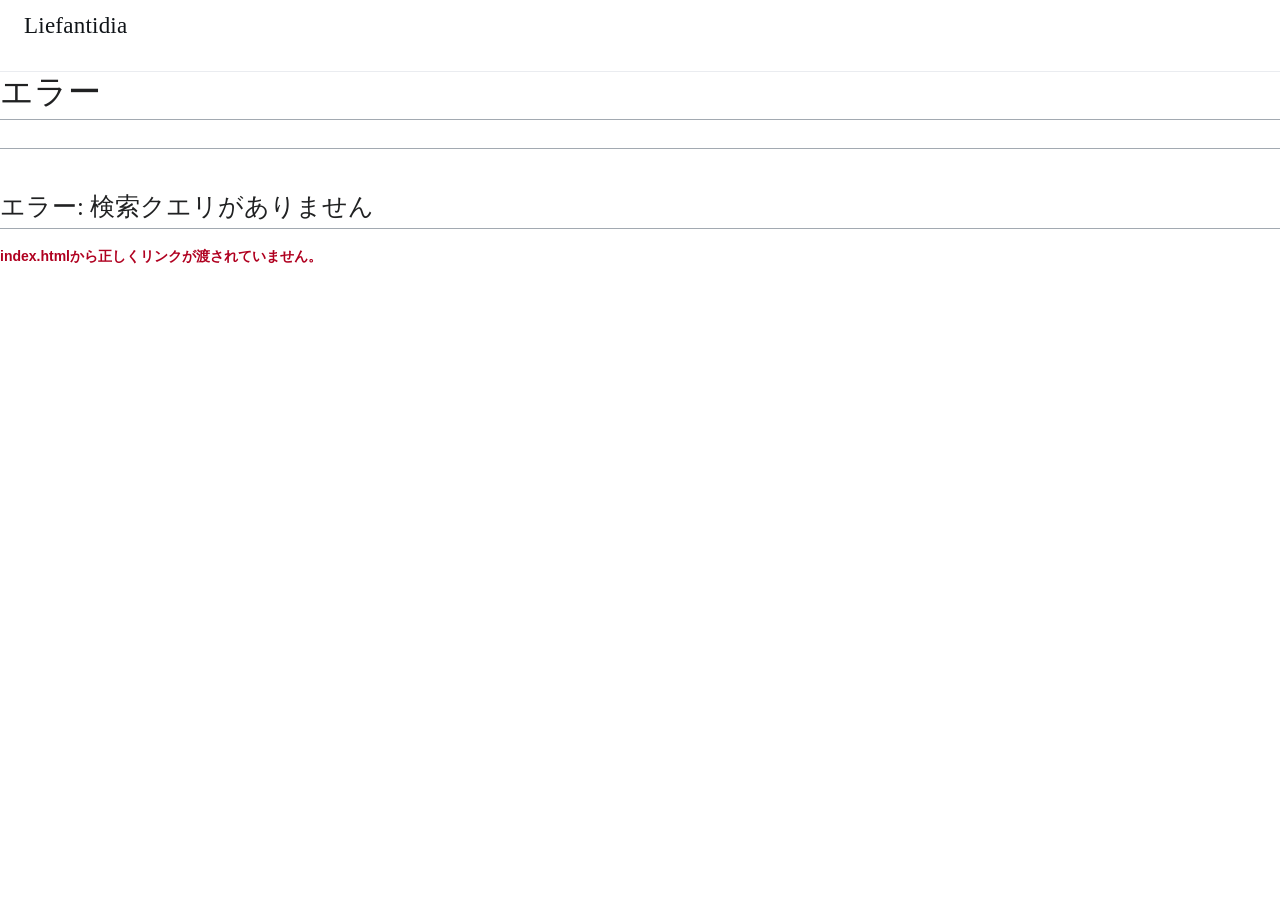
<file: main.html>
<!DOCTYPE html><html lang="ja">
<head>
    <meta charset="UTF-8">
    <meta name="viewport" content="width=device-width, initial-scale=1.0">
    <title>liefantidia</title>
    <style>
        :root {
            --wiki-bg: #ffffff;
            --wiki-text: #202122;
            --wiki-border: #a2a9b1;
        }body {
        font-family: system-ui, sans-serif;
        background: var(--wiki-bg);
        color: var(--wiki-text);
        margin: 0;
        padding: 20px;
        line-height: 1.65;
    }

    header {
        border-bottom: 1px solid var(--wiki-border);
        margin-bottom: 20px;
        padding-bottom: 10px;
    }

    h1 {
        font-size: 1.8rem;
        margin: 0;
    }

    #articleContent img {
        border-radius: 4px;
    }

    .error-message {
        color: #b00020;
        font-weight: bold;
    }

    a {
        color: #0645ad;
        text-decoration: none;
    }

    a:hover {
        text-decoration: underline;
    }
</style>

    <link rel="stylesheet" href="/wiki-vector.css">
</head>
<body>
    <header>
        <h1 id="pageTitle">liefantidia</h1>
    </header><h2 id="articleTitle">liefantidia</h2>
<div id="articleContent">読み込み中...</div>

<script>
    document.addEventListener('DOMContentLoaded', function() {
        const urlParams = new URLSearchParams(window.location.search);
        const query = urlParams.get('query');

        const titleElement = document.getElementById('articleTitle');
        const contentElement = document.getElementById('articleContent');
        const pageTitleElement = document.getElementById('pageTitle');

        if (!query) {
            pageTitleElement.textContent = 'エラー';
            titleElement.textContent = 'エラー: 検索クエリがありません';
            contentElement.innerHTML = '<p class="error-message">index.htmlから正しくリンクが渡されていません。</p>';
            return;
        }

        titleElement.textContent = query;
        pageTitleElement.textContent = `${query} - liefantidia`;

        const apiUrl = `https://ja.wikipedia.org/api/rest_v1/page/summary/${encodeURIComponent(query)}`;

        fetch(apiUrl)
            .then(response => {
                if (!response.ok) {
                    throw new Error('APIからの応答エラー: ' + response.status);
                }
                return response.json();
            })
            .then(data => {
                if (data.type === 'disambiguation' || data.type === 'redirect' || !data.extract) {
                    throw new Error('指定された記事の要約が見つからないか、曖昧さ回避ページです。');
                }

                contentElement.innerHTML = `
                    ${data.thumbnail ? `<img src="${data.thumbnail.source}" style="float:right; margin: 0 0 10px 20px; max-width: 300px; height: auto; border: 1px solid var(--wiki-border);">` : ''}
                    <p>${data.extract_html.replace(/<\/?a[^>]*>/g, "")}</p>
                    <p style="clear: both; margin-top: 20px;"><a href="${data.content_urls.desktop.page}" target="_blank">→ 詳細を見る</a></p>
                `;
            })
            .catch(error => {
                console.error('API Error:', error);
                titleElement.textContent = `${query} (記事が見つかりません)`;
                contentElement.innerHTML = `
                    <p class="error-message"><strong>エラーが発生しました。</strong></p>
                    <p>検索語句を確認するか、元のページに戻ってください。</p>
                `;
            });
    });
</script>

</body>
</html>
</file>
<file: wiki-vector.css>
:root {
  --vector-text: #202122;
  --vector-muted: #54595d;
  --vector-link: #3366cc;
  --vector-link-visited: #795cb2;
  --vector-border: #a2a9b1;
  --vector-border-subtle: #eaecf0;
  --vector-surface: #ffffff;
  --vector-surface-subtle: #f8f9fa;
  --vector-surface-hover: #f1f2f3;
}

* { box-sizing: border-box; }
html { background: var(--vector-surface); }
body {
  margin: 0 !important;
  padding: 0 !important;
  display: block !important;
  background: var(--vector-surface) !important;
  color: var(--vector-text) !important;
  font-family: -apple-system, BlinkMacSystemFont, "Segoe UI", Roboto, "Helvetica Neue", Arial, "Noto Sans JP", sans-serif !important;
  font-size: 14px !important;
  line-height: 1.65 !important;
}

body::before {
  content: "Liefantidia";
  display: block;
  min-height: 52px;
  padding: 10px 24px 9px;
  border-bottom: 1px solid var(--vector-border-subtle);
  background: #fff;
  color: #101418;
  font-family: Georgia, "Times New Roman", "Yu Mincho", serif;
  font-size: 23px;
  line-height: 32px;
  letter-spacing: .01em;
}

.container {
  display: block !important;
  width: 100% !important;
  max-width: none !important;
  margin: 0 !important;
  padding: 0 !important;
  background: #fff !important;
  border: 0 !important;
  box-shadow: none !important;
}

.main-content {
  position: relative;
  width: calc(100% - 48px) !important;
  max-width: 960px !important;
  min-height: 0 !important;
  margin: 0 auto !important;
  padding: 30px 0 64px !important;
  background: #fff !important;
  border: 0 !important;
  border-radius: 0 !important;
  box-shadow: none !important;
}

#site-logo {
  max-width: 155px !important;
  height: auto !important;
  margin: 4px 0 16px !important;
}

h1, h2 {
  color: var(--vector-text) !important;
  font-family: Georgia, "Times New Roman", "Yu Mincho", serif !important;
  font-weight: 400 !important;
  text-align: left !important;
}

h1 {
  margin: 0 0 .55em !important;
  padding: 0 0 .18em !important;
  border-bottom: 1px solid var(--vector-border) !important;
  font-size: 2.05rem !important;
  line-height: 1.25 !important;
}

h2 {
  margin: 1.7em 0 .65em !important;
  padding: 0 0 .18em !important;
  border-bottom: 1px solid var(--vector-border) !important;
  font-size: 1.55rem !important;
  line-height: 1.3 !important;
}

h3, h4 {
  color: var(--vector-text) !important;
  font-weight: 600 !important;
}
h3 { margin: 1.35em 0 .45em !important; font-size: 1.18rem !important; }
h4 { margin: 1.15em 0 .4em !important; font-size: 1rem !important; }

p { margin: .5em 0 1em; }
ul, ol { padding-left: 2.1em; }
li { margin: .18em 0; }

a { color: var(--vector-link) !important; text-decoration: none !important; }
a:visited { color: var(--vector-link-visited); }
a:hover, a:focus { text-decoration: underline !important; }

.intro-explanation,
.warning-box,
.urban-legend,
.search-container {
  margin: 1em 0 1.5em !important;
  padding: 12px 14px !important;
  border: 1px solid var(--vector-border-subtle) !important;
  border-left: 4px solid var(--vector-border) !important;
  border-radius: 0 !important;
  background: var(--vector-surface-subtle) !important;
  color: var(--vector-text) !important;
  box-shadow: none !important;
}

.article-card {
  display: block;
  margin: 0 0 12px !important;
  padding: 12px 14px !important;
  border: 1px solid var(--vector-border-subtle) !important;
  border-left: 3px solid var(--vector-link) !important;
  border-radius: 0 !important;
  background: #fff !important;
  color: inherit !important;
  box-shadow: none !important;
  transform: none !important;
}
.article-card:hover { background: var(--vector-surface-subtle) !important; transform: none !important; }
.article-card h3 { margin-top: 0 !important; color: var(--vector-link) !important; }

.list-link-container { margin: 24px 0 !important; text-align: left !important; }
.big-link-button {
  display: inline-block !important;
  width: auto !important;
  padding: 5px 0 !important;
  border: 0 !important;
  border-bottom: 1px solid var(--vector-link) !important;
  background: transparent !important;
  color: var(--vector-link) !important;
  font-size: 1rem !important;
  transform: none !important;
}
.big-link-button::after { content: " →" !important; }

.infobox {
  float: right !important;
  width: 300px !important;
  margin: .25em 0 1em 1.5em !important;
  border: 1px solid var(--vector-border) !important;
  border-collapse: collapse !important;
  border-radius: 0 !important;
  background: var(--vector-surface-subtle) !important;
  box-shadow: none !important;
  font-size: .9em !important;
}
.infobox caption {
  padding: 7px 8px !important;
  border: 1px solid var(--vector-border) !important;
  border-bottom: 0 !important;
  background: #eaecf0 !important;
  color: var(--vector-text) !important;
  font-weight: 700 !important;
  text-align: center !important;
}
.infobox th, .infobox td {
  padding: 5px 8px !important;
  border: 1px solid var(--vector-border-subtle) !important;
  vertical-align: top !important;
}
.infobox th { background: #eaecf0 !important; font-weight: 600 !important; }

#toc {
  width: fit-content !important;
  max-width: 100% !important;
  margin: 1em 0 1.5em !important;
  padding: 10px 14px !important;
  border: 1px solid var(--vector-border) !important;
  border-radius: 0 !important;
  background: var(--vector-surface-subtle) !important;
  color: var(--vector-text) !important;
  font-size: .9em !important;
}
#toc h2 {
  margin: 0 0 5px !important;
  padding: 0 !important;
  border: 0 !important;
  font-family: inherit !important;
  font-size: 1em !important;
  font-weight: 700 !important;
}
#toc ul { margin: 0 !important; padding-left: 1.4em !important; }

.wikitable,
.climate-table,
table:not(.infobox) {
  max-width: 100%;
  border-collapse: collapse !important;
  background: #fff;
}
.wikitable th, .wikitable td,
.climate-table th, .climate-table td {
  padding: 6px 8px !important;
  border: 1px solid var(--vector-border) !important;
}
.wikitable th, .climate-table th { background: #eaecf0 !important; font-weight: 600 !important; }

hr { border: 0; border-top: 1px solid var(--vector-border-subtle); }
img { max-width: 100%; height: auto; }

.footer-base {
  margin-top: 48px !important;
  padding-top: 14px !important;
  border-top: 1px solid var(--vector-border-subtle) !important;
  color: var(--vector-muted) !important;
  font-size: .82rem !important;
}

#backToTop {
  right: 18px !important;
  bottom: 18px !important;
  width: 40px !important;
  height: 40px !important;
  padding: 0 !important;
  border: 1px solid #72777d !important;
  border-radius: 2px !important;
  background: #fff !important;
  color: var(--vector-text) !important;
  box-shadow: 0 1px 3px rgba(0,0,0,.12) !important;
  font-size: 18px !important;
}

#genericCookieNotice {
  left: 50% !important;
  bottom: 16px !important;
  width: min(92%, 680px) !important;
  padding: 12px 16px !important;
  transform: translateX(-50%) !important;
  border: 1px solid #72777d !important;
  border-radius: 2px !important;
  background: #fff !important;
  color: var(--vector-text) !important;
  box-shadow: 0 2px 10px rgba(0,0,0,.18) !important;
}
#genericCookieNotice button {
  margin-left: 10px !important;
  padding: 6px 12px !important;
  border: 1px solid #36c !important;
  border-radius: 2px !important;
  background: #36c !important;
  color: #fff !important;
}

@media (min-width: 1320px) {
  .main-content { max-width: 960px !important; }
  #toc {
    position: sticky !important;
    top: 16px !important;
    float: left !important;
    width: 190px !important;
    max-height: calc(100vh - 32px) !important;
    margin-left: -220px !important;
    margin-right: 18px !important;
    padding: 0 10px 0 0 !important;
    overflow: auto !important;
    border: 0 !important;
    background: #fff !important;
  }
}

@media (max-width: 760px) {
  body { font-size: 15px !important; }
  body::before { min-height: 46px; padding: 8px 14px 7px; font-size: 20px; line-height: 30px; }
  .main-content {
    width: calc(100% - 24px) !important;
    padding: 20px 0 48px !important;
  }
  h1 { font-size: 1.75rem !important; }
  h2 { font-size: 1.35rem !important; }
  .infobox {
    float: none !important;
    width: 100% !important;
    margin: 1em 0 !important;
  }
  #toc {
    float: none !important;
    position: static !important;
    width: 100% !important;
    margin: 1em 0 1.5em !important;
  }
  .wikitable, .climate-table { display: block !important; overflow-x: auto !important; }
  .footer-base { display: block !important; }
  #site-logo { max-width: 130px !important; }
}
</file>
